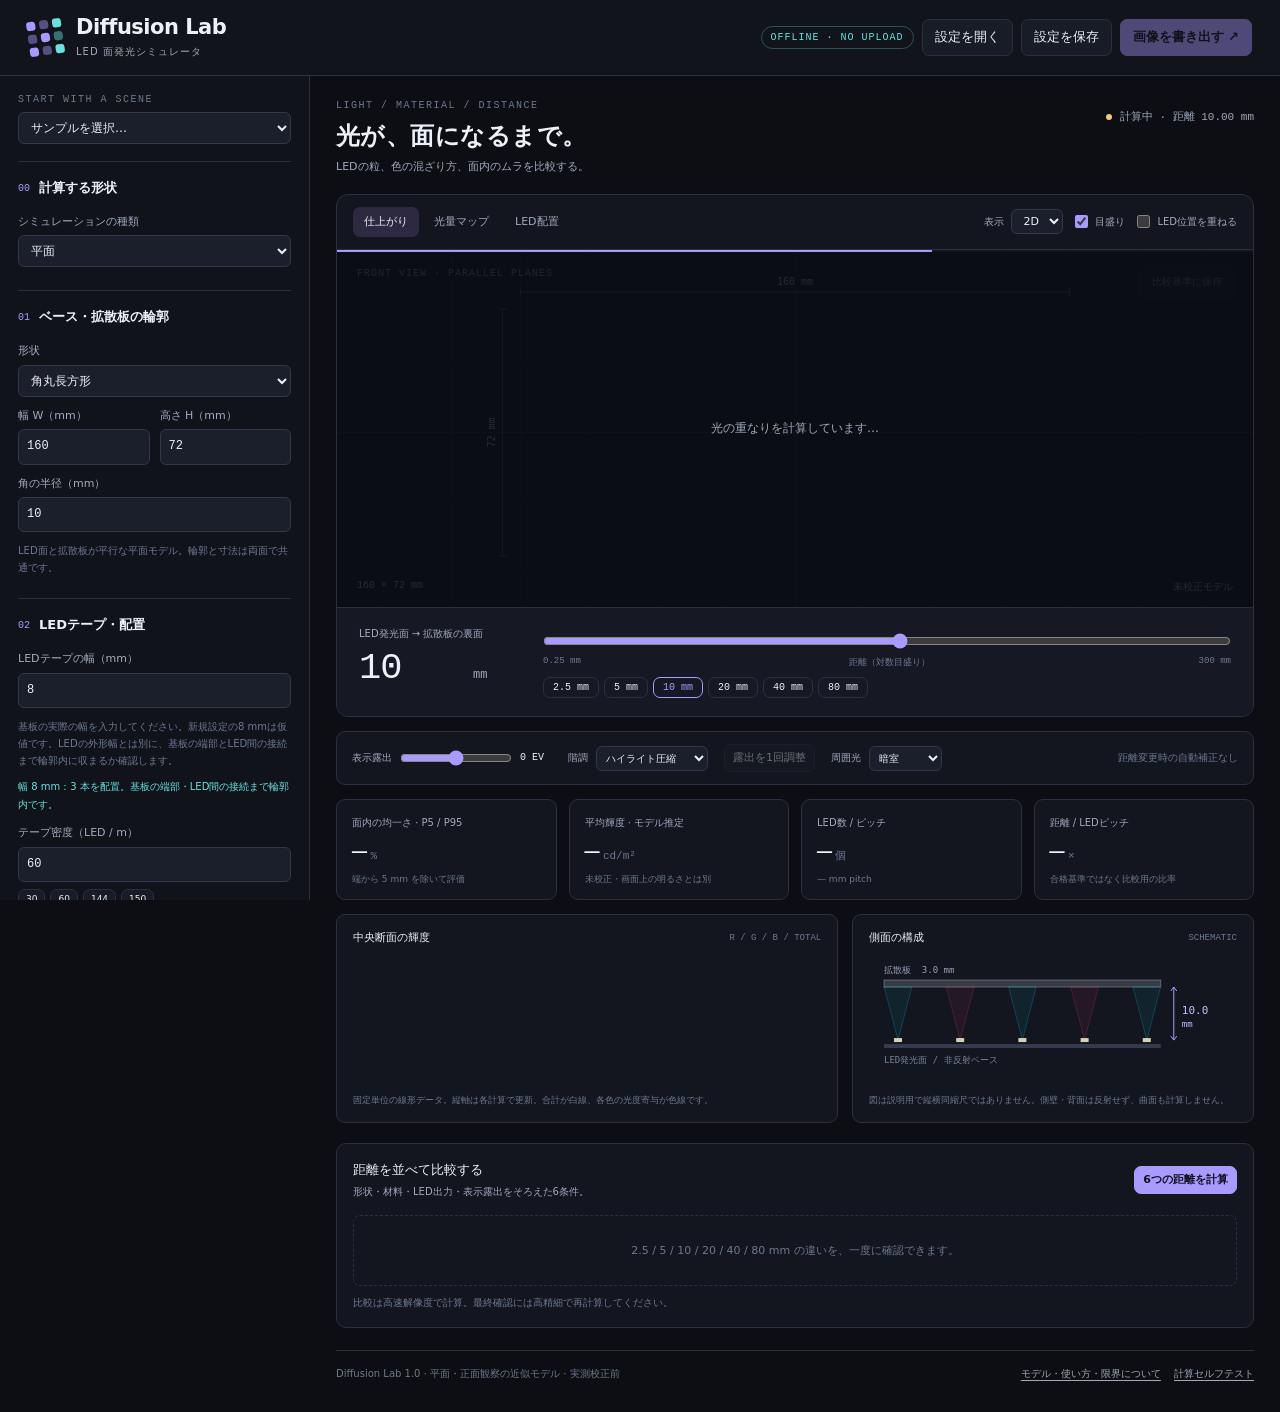
<file: index.html>
<!doctype html>
<html lang="ja"><head><meta charset="utf-8"><meta name="viewport" content="width=device-width,initial-scale=1"><meta name="description" content="LEDテープと拡散板の距離・形状・材質を比較する、オフライン対応の面発光シミュレータ。"><title>Diffusion Lab — LED面発光シミュレータ</title><link rel="icon" type="image/svg+xml" sizes="any" href="data:image/svg+xml,%3Csvg%20xmlns%3D%22http%3A%2F%2Fwww.w3.org%2F2000%2Fsvg%22%20viewBox%3D%220%200%2042%2042%22%3E%3Cg%20transform%3D%22rotate%28-8%2021%2021%29%22%3E%3Crect%20x%3D%223.5%22%20y%3D%223.5%22%20width%3D%229%22%20height%3D%229%22%20rx%3D%223%22%20fill%3D%22%23a99aff%22%2F%3E%3Crect%20x%3D%2216.5%22%20y%3D%223.5%22%20width%3D%229%22%20height%3D%229%22%20rx%3D%223%22%20fill%3D%22%23a99aff%22%20opacity%3D%220.45%22%2F%3E%3Crect%20x%3D%2229.5%22%20y%3D%223.5%22%20width%3D%229%22%20height%3D%229%22%20rx%3D%223%22%20fill%3D%22%2369e1df%22%2F%3E%3Crect%20x%3D%223.5%22%20y%3D%2216.5%22%20width%3D%229%22%20height%3D%229%22%20rx%3D%223%22%20fill%3D%22%23a99aff%22%20opacity%3D%220.45%22%2F%3E%3Crect%20x%3D%2216.5%22%20y%3D%2216.5%22%20width%3D%229%22%20height%3D%229%22%20rx%3D%223%22%20fill%3D%22%23a99aff%22%2F%3E%3Crect%20x%3D%2229.5%22%20y%3D%2216.5%22%20width%3D%229%22%20height%3D%229%22%20rx%3D%223%22%20fill%3D%22%2369e1df%22%20opacity%3D%220.45%22%2F%3E%3Crect%20x%3D%223.5%22%20y%3D%2229.5%22%20width%3D%229%22%20height%3D%229%22%20rx%3D%223%22%20fill%3D%22%23a99aff%22%2F%3E%3Crect%20x%3D%2216.5%22%20y%3D%2229.5%22%20width%3D%229%22%20height%3D%229%22%20rx%3D%223%22%20fill%3D%22%23a99aff%22%20opacity%3D%220.45%22%2F%3E%3Crect%20x%3D%2229.5%22%20y%3D%2229.5%22%20width%3D%229%22%20height%3D%229%22%20rx%3D%223%22%20fill%3D%22%2369e1df%22%2F%3E%3C%2Fg%3E%3C%2Fsvg%3E"><style>:root{color-scheme:dark;--bg:#0c0e13;--panel:#13161e;--panel2:#181c26;--line:#2b3040;--text:#edf0f8;--muted:#a0a9bf;--dim:#6d7893;--accent:#a99aff;--cyan:#69e1df;--warning:#f2c985;--mono:ui-monospace,SFMono-Regular,Consolas,monospace;--sans:Inter,"Noto Sans JP","Yu Gothic UI",Meiryo,system-ui,sans-serif}*{box-sizing:border-box}body{margin:0;background:var(--bg);color:var(--text);font:13px/1.6 var(--sans)}button,input,select,textarea{font:inherit}button{cursor:pointer;color:var(--text);background:var(--panel2);border:1px solid var(--line);border-radius:7px;padding:7px 12px;transition:background .15s,border-color .15s}button:hover{background:#252a38;border-color:#737c99}button:focus-visible,input:focus-visible,select:focus-visible,textarea:focus-visible{outline:2px solid var(--cyan);outline-offset:2px}button:disabled{opacity:.4;cursor:default}button.primary{background:var(--accent);color:#10101b;border-color:var(--accent);font-weight:700}button.small{font-size:11px;padding:4px 8px}.ghost{background:transparent}.header{height:76px;display:flex;align-items:center;justify-content:space-between;gap:20px;padding:0 28px;border-bottom:1px solid var(--line);background:#11141b}.brand{display:flex;align-items:center;gap:13px}.mark{width:35px;height:35px;display:grid;grid-template-columns:repeat(3,1fr);gap:4px;transform:rotate(-8deg)}.mark span{background:#a99aff;border-radius:3px}.mark span:nth-child(3n){background:#69e1df}.mark span:nth-child(2n){opacity:.45}.brand h1{font-size:21px;line-height:1.2;letter-spacing:-.5px;margin:0}.brand .subtitle{font-size:10px;letter-spacing:1px;color:var(--muted);margin-top:4px}.header-actions{display:flex;align-items:center;gap:8px}.badge{font:10px var(--mono);letter-spacing:1px;color:var(--cyan);border:1px solid #31514f;border-radius:99px;padding:5px 9px;white-space:nowrap}.badge.warn{color:var(--warning);border-color:#5d503a}.layout{display:grid;grid-template-columns:310px minmax(0,1fr);min-height:calc(100vh - 76px)}.sidebar{border-right:1px solid var(--line);background:#10131a;padding:18px 18px 30px;max-height:calc(100vh - 76px);overflow:auto;position:sticky;top:0;scrollbar-width:thin}.sidebar .eyebrow{margin:0 0 7px}.eyebrow{font:10px var(--mono);letter-spacing:1.5px;color:var(--dim);text-transform:uppercase}.preset-top{width:100%;margin-bottom:17px}.section{border-top:1px solid var(--line);padding:16px 0 13px}.section h2{font-size:13px;margin:0 0 14px;display:flex;align-items:center;gap:9px}.section h2 span{font:10px var(--mono);color:var(--accent)}label.field{display:block;color:var(--muted);font-size:11px;margin-bottom:10px}.field>span{display:block;margin-bottom:5px}.two{display:grid;grid-template-columns:1fr 1fr;gap:10px}.three{display:grid;grid-template-columns:1fr 1fr 1fr;gap:7px}input[type=number],input[type=text],select,textarea{width:100%;border:1px solid #32384a;background:#1b1f2b;color:var(--text);border-radius:6px;padding:7px 8px;min-width:0;outline-offset:1px}input[type=number]{font-family:var(--mono);font-size:12px}select{font-size:12px}textarea{font:11px/1.6 var(--mono);resize:vertical;min-height:80px}input[type=color]{width:100%;height:34px;padding:3px;border-radius:6px;border:1px solid var(--line);background:var(--panel2);cursor:pointer}input[type=range]{accent-color:var(--accent);width:100%;cursor:pointer;height:18px;margin:3px 0}input[type=checkbox]{accent-color:var(--accent)}.inline-check{display:flex;align-items:center;gap:7px;color:var(--muted);font-size:11px;margin:8px 0}.inline-check input{margin:0}.hint{font-size:10px;line-height:1.7;color:var(--dim);margin:6px 0 9px}.hint strong{color:var(--muted);font-weight:500}.helpdetails>summary{cursor:pointer;color:var(--muted);font-size:11px;padding:6px 0}.range-head{display:flex;justify-content:space-between;gap:10px;color:var(--muted);font-size:11px}.range-head output{font:12px var(--mono);color:var(--text)}.control-line{display:flex;gap:8px;align-items:center}.control-line input[type=range]{flex:1;min-width:0}.control-line input[type=number]{width:68px;text-align:right}.rgb-label{font-size:10px;color:var(--dim);font-family:var(--mono)}.info-box{padding:10px 12px;border:1px solid #4c4436;border-radius:7px;background:#241f18;color:#c9b99e;font-size:10px;line-height:1.8}.workspace{min-width:0;padding:24px 26px 30px;max-width:1650px;width:100%;margin:auto}.title-row{display:flex;align-items:flex-start;justify-content:space-between;gap:14px;margin-bottom:18px}.title-row h2{font-size:24px;font-weight:600;letter-spacing:.02em;margin:0 0 3px}.title-row p{margin:0;color:var(--muted);font-size:11px}.status{display:flex;align-items:center;gap:8px;font:11px var(--mono);color:var(--muted);padding-top:9px;white-space:nowrap}.status .dot{height:6px;width:6px;background:var(--cyan);border-radius:50%}.status.busy .dot{background:var(--warning);animation:pulse 1s infinite}.status.error .dot{background:#ff8484}@keyframes pulse{50%{opacity:.25}}.view-card{border:1px solid var(--line);background:var(--panel);border-radius:12px;overflow:hidden}.view-toolbar{display:flex;align-items:center;justify-content:space-between;gap:10px;padding:12px 16px;border-bottom:1px solid var(--line)}.tabs{display:flex;gap:4px}.tabs button{border:none;color:var(--muted);font-size:11px;padding:6px 11px;background:transparent}.tabs button.active{color:var(--text);background:#2d2940}.view-options{display:flex;gap:12px}.view-options .inline-check{margin:0;font-size:10px}.canvas-wrap{position:relative;height:355px;background:#0b0e14;overflow:hidden}.canvas-wrap canvas{width:100%;height:100%;display:block;touch-action:none}.canvas-label{position:absolute;left:20px;top:16px;color:var(--dim);font:10px var(--mono);letter-spacing:1px;pointer-events:none}.canvas-corner{position:absolute;right:18px;top:14px;display:flex;gap:5px}.canvas-corner button{background:#141922dd;font-size:10px}.canvas-foot{position:absolute;left:20px;bottom:13px;right:20px;display:flex;justify-content:space-between;color:#8992ac;font:10px var(--mono);pointer-events:none}.heat-key{position:absolute;right:22px;top:55px;width:16px;height:110px;background:linear-gradient(to top,#0a0a26,#192475,#00a6ad,#bfde40,#ff541f);border-radius:4px;display:none}.heat-key span{position:absolute;right:23px;font:10px var(--mono);white-space:nowrap;color:var(--muted)}.heat-key span:first-child{top:-3px}.heat-key span:last-child{bottom:-3px}.distance-panel{display:grid;grid-template-columns:160px 1fr;gap:24px;padding:18px 22px;border-top:1px solid var(--line);background:#161923}.distance-label{font-size:10px;color:var(--muted)}.distance-value{font:37px/1.2 var(--mono);letter-spacing:-1.4px;margin-top:4px}.distance-value small{font:12px var(--mono);color:var(--muted);letter-spacing:0;margin-left:5px}.distance-value input{width:109px;padding:0;border:none;background:transparent;font:37px/1.2 var(--mono);letter-spacing:-1px;color:var(--text);appearance:textfield}.distance-value input::-webkit-inner-spin-button{display:none}.distance-controls{padding-top:3px}.distance-ticks{display:flex;justify-content:space-between;color:var(--dim);font:9px var(--mono);margin-top:0}.distance-presets{display:flex;gap:5px;flex-wrap:wrap;margin-top:8px}.distance-presets button{font:10px var(--mono);padding:4px 9px;background:transparent}.distance-presets button.active{border-color:var(--accent);color:var(--accent)}.metric-grid{display:grid;grid-template-columns:repeat(4,1fr);gap:12px;margin-top:14px}.metric{background:var(--panel);border:1px solid var(--line);border-radius:9px;padding:15px 15px 12px;min-width:0}.metric .name{font-size:10px;color:var(--muted)}.metric .value{font:25px/1.5 var(--mono);letter-spacing:-.6px;margin:3px 0 1px;white-space:nowrap}.metric .value small{font:11px var(--mono);letter-spacing:0;color:var(--dim);margin-left:4px}.metric .desc{font-size:9px;color:var(--dim)}.value .accent{color:var(--cyan)}.lower-grid{display:grid;grid-template-columns:1.25fr 1fr;gap:14px;margin:14px 0}.small-card{border:1px solid var(--line);border-radius:9px;background:var(--panel);padding:14px 16px;min-width:0}.card-heading{display:flex;justify-content:space-between;align-items:center;gap:8px;margin-bottom:4px}.card-heading h3{font-size:11px;margin:0;font-weight:500}.card-heading span{font:9px var(--mono);color:var(--dim)}#profileCanvas,#sectionCanvas{display:block;width:100%;height:140px}.card-note{color:var(--dim);font-size:9px;line-height:1.5;margin-top:4px}.display-controls{display:flex;align-items:center;flex-wrap:wrap;gap:16px;padding:12px 15px;background:var(--panel);border:1px solid var(--line);border-radius:9px;margin-top:14px}.display-controls label{font-size:10px;color:var(--muted);display:flex;align-items:center;gap:8px}.display-controls input[type=range]{width:112px}.display-controls output{min-width:32px;color:var(--text);font-family:var(--mono)}.display-controls select{font-size:10px;width:auto;padding:5px}.display-controls .auto{margin-left:auto;font-size:10px}.warning-list{margin-top:10px;color:#d8be8e;font-size:10px;line-height:1.8;min-height:0}.warning-list:empty{display:none}.compare-card{margin-top:20px;border:1px solid var(--line);background:var(--panel);border-radius:10px;padding:16px}.compare-title{display:flex;align-items:center;justify-content:space-between;gap:10px}.compare-title h3{font-size:13px;font-weight:500;margin:0}.compare-title p{font-size:10px;color:var(--muted);margin:3px 0 0}.compare-title .actions{display:flex;gap:7px}.comparison-tiles{display:grid;grid-template-columns:repeat(6,minmax(0,1fr));gap:9px;margin-top:15px}.tile{border:1px solid var(--line);background:#0c0f15;border-radius:7px;padding:8px;cursor:pointer;text-align:left;min-width:0}.tile:hover{border-color:var(--accent)}.tile canvas{display:block;width:100%;height:83px}.tile .gap{font:12px var(--mono);color:var(--text);display:flex;justify-content:space-between}.tile .tile-sub{font:9px/1.8 var(--mono);color:var(--muted)}.tile.pass{border-color:#376761}.empty-comparison{grid-column:1/-1;text-align:center;color:var(--dim);padding:26px 10px;font-size:11px;border:1px dashed #2b3040;border-radius:7px}.sweep-bottom{display:grid;grid-template-columns:1.2fr 1fr;gap:15px;margin-top:16px}#sweepCanvas{display:block;width:100%;height:130px}.sweep-explain{font-size:10px;line-height:1.9;color:var(--muted);padding:8px 4px}.target-control{display:flex;align-items:center;gap:6px;font-size:10px;margin-bottom:7px}.target-control input{width:61px;padding:4px 6px}.compare-status{font-size:10px;color:var(--dim);margin-top:9px}.baseline-area{display:grid;grid-template-columns:1fr 1fr;gap:12px;margin-top:12px}.baseline-pane{min-width:0;border:1px solid var(--line);border-radius:6px;padding:10px}.baseline-pane h4{font-size:10px;font-weight:400;color:var(--muted);margin:0 0 7px}.baseline-pane canvas{display:block;width:100%;height:170px}.baseline-pane p{font-size:10px;color:var(--dim);margin:5px 0 0}.footer{font-size:10px;color:var(--dim);display:flex;justify-content:space-between;gap:15px;margin-top:22px;border-top:1px solid var(--line);padding-top:15px}.footer button{color:var(--muted);padding:0;border:0;border-radius:0;background:none;text-decoration:underline;text-underline-offset:3px;font-size:10px}.toast{position:fixed;left:50%;bottom:28px;transform:translateX(-50%);background:#2d3445;border:1px solid #616e8f;box-shadow:0 5px 30px #0008;color:var(--text);padding:11px 18px;border-radius:8px;z-index:100;max-width:90vw;font-size:12px}.modal-backdrop{position:fixed;inset:0;background:#000a;display:flex;align-items:center;justify-content:center;padding:30px;z-index:90}.modal{max-width:800px;width:100%;max-height:90vh;overflow:auto;background:#161b25;border:1px solid #424b63;border-radius:13px;padding:28px 32px;line-height:1.9}.modal h2{font-size:21px;margin:0 0 14px}.modal h3{font-size:14px;color:var(--cyan);margin-top:22px}.modal p,.modal li{font-size:12px;color:#bcc5d8}.modal code{font-size:11px;color:#e5defc;background:#252636;padding:1px 4px;border-radius:3px}.modal a{color:var(--accent)}.modal-close{float:right}.modal .equation{padding:14px;background:#10141e;border-radius:7px;font:12px/2 var(--mono);overflow:auto}.hidden,[hidden]{display:none!important}.loading-overlay{position:absolute;inset:0;display:flex;align-items:center;justify-content:center;color:var(--muted);background:#0b0e14cc;pointer-events:none;font-size:12px}.error-banner{color:#ffc0bb;background:#352021;border:1px solid #80433e;border-radius:8px;margin-bottom:14px;padding:12px 14px;font-size:12px}.icon-btn{padding:4px 8px!important}.material-color-row{display:grid;grid-template-columns:1fr 43px;gap:8px}.material-color-row input[type=text]{font:12px var(--mono);letter-spacing:1px}.material-color-row input[type=color]{height:33px}.manual-tools{display:flex;gap:5px;flex-wrap:wrap;margin:7px 0}.interaction-hint{color:var(--cyan);font-size:10px;line-height:1.8;margin-top:5px}.preset-inline{display:flex;gap:5px;flex-wrap:wrap;margin-top:-3px;margin-bottom:11px}.preset-inline button{font-size:9px;padding:2px 7px}.progress-line{height:2px;background:transparent}.progress-line i{display:block;background:var(--accent);height:100%;width:0;transition:width .2s}.show-mobile{display:none}@media(min-width:1700px){.canvas-wrap{height:450px}.sidebar{padding:24px}.layout{grid-template-columns:335px 1fr}.workspace{padding:28px 38px}}@media(max-width:1150px){.workspace{padding:20px 18px}.layout{grid-template-columns:280px 1fr}.sidebar{padding:16px 14px}.metric-grid{gap:8px}.metric{padding:12px 10px}.metric .value{font-size:21px}.view-toolbar{padding:10px}.view-options{gap:6px}.view-options .inline-check{font-size:9px}.header{padding:0 18px}.header .badge{display:none}.lower-grid{grid-template-columns:1fr 1fr}.comparison-tiles{grid-template-columns:repeat(3,1fr)}}@media(max-width:820px){.header{height:auto;min-height:76px;padding:16px;align-items:flex-start;flex-wrap:wrap;gap:12px}.header-actions{flex-wrap:wrap}.header-actions button{font-size:11px;padding:5px 9px}.brand h1{font-size:19px}.layout{display:flex;flex-direction:column}.sidebar{position:static;max-height:none;display:none;border-right:none;border-bottom:1px solid var(--line);padding:18px}.sidebar.open{display:block}.workspace{padding:18px 14px}.show-mobile{display:block}.title-row h2{font-size:21px}.status{font-size:9px}.canvas-wrap{height:280px}.view-toolbar{flex-wrap:wrap}.distance-panel{grid-template-columns:115px 1fr;gap:12px;padding:14px}.distance-value,.distance-value input{font-size:29px}.distance-value input{width:80px}.distance-presets button{font-size:9px;padding:3px 6px}.metric-grid{grid-template-columns:1fr 1fr}.lower-grid{grid-template-columns:1fr}.sweep-bottom{grid-template-columns:1fr}.compare-title{align-items:flex-start;flex-direction:column}.display-controls{gap:10px}.display-controls .auto{margin-left:0}.modal-backdrop{padding:12px}.modal{padding:22px 18px}.footer{flex-direction:column;gap:8px}.baseline-area{grid-template-columns:1fr}.comparison-tiles{gap:7px}}
.led-value-summary{color:var(--warning)}.led-photometry-summary{color:var(--cyan)}.led-spec-details p{margin:6px 0}.led-spec-details a{color:var(--cyan)}input[readonly]{color:var(--muted);background:var(--panel)}

.tape-editor{border:1px solid #375951;border-radius:7px;padding:10px;margin:12px 0}.tape-editor .field{min-width:0}.tape-editor .invalid{color:#ffc0bb}.tape-editor input[aria-invalid="true"]{border-color:#ce766c}

.svg-editor{border:1px solid #4b4268;border-radius:7px;padding:10px;margin:12px 0}.svg-editor textarea{font-family:var(--mono);font-size:10px;min-height:90px}.svg-editor .invalid{color:#ffc0bb}

/* テープ編集・演出・立体表示 */
.count-apply{align-self:center;margin-top:12px}.align-tools{display:grid;grid-template-columns:repeat(3,minmax(0,1fr));gap:5px;margin:8px 0}.align-tools button{font-size:11px;padding:8px 3px}.gaming-controls{padding:10px;border:1px solid #394259;border-radius:9px;margin:10px 0;background:#151b28}.camera-controls{padding:10px 16px;display:flex;flex-wrap:wrap;align-items:center;gap:10px;border-top:1px solid #30384b}.camera-controls[hidden]{display:none}.camera-controls label{display:flex;align-items:center;gap:5px;font-size:11px;color:#a0abc0}.camera-controls input{width:95px}.camera-controls p{flex-basis:100%;margin:0;font-size:10px;color:#8590a8}.view-options select{padding:4px 7px;font-size:11px;width:auto}.view-toolbar{flex-wrap:wrap;gap:9px}.view-options{flex-wrap:wrap}.gaming-controls output{color:#71e5cf}.interaction-hint{overflow-wrap:anywhere}

/* テープのキーボード移動・回転ハンドル */
#mainCanvas:focus-visible{outline:2px solid #71e5cf;outline-offset:-3px}.tape-rotation-mode{position:absolute;left:14px;top:42px;max-width:calc(100% - 28px);padding:7px 10px;border:1px solid #a99aff88;border-radius:7px;background:#171624ed;display:flex;align-items:center;gap:9px;flex-wrap:wrap;font-size:10px;color:#d7ccff}.tape-rotation-mode strong{font-weight:500}.tape-rotation-mode span{font-size:9px;color:#b7b0cb}.tape-rotation-mode output{font-family:var(--mono);margin-left:6px}.rotation-active{border:1px solid #a99aff88;border-radius:7px;padding:7px;margin-top:9px}.tape-rotation-mode[hidden]{display:none}

.cylinder-radius{padding:14px 20px;margin:0;border-top:1px solid #30364a;color:var(--muted);}
</style></head><body>
<header class="header"><div class="brand"><div class="mark" aria-hidden="true"><span></span><span></span><span></span><span></span><span></span><span></span><span></span><span></span><span></span></div><div><h1>Diffusion Lab</h1><div class="subtitle">LED 面発光シミュレータ</div></div></div><div class="header-actions"><span class="badge">OFFLINE · NO UPLOAD</span><button id="mobileToggle" class="show-mobile">条件を表示</button><button id="loadBtn">設定を開く</button><button id="saveBtn">設定を保存</button><button id="pngBtn" class="primary">画像を書き出す ↗</button></div></header>
<main class="layout">
<aside class="sidebar" id="sidebar" aria-label="シミュレーション設定">
<div class="eyebrow">START WITH A SCENE</div><select id="scenePreset" class="preset-top" aria-label="サンプルシーン"><option value="">サンプルを選択…</option><option value="color">混色を見る · 2色グラデーション</option><option value="strip">LEDの粒を見る · 細い直線</option><option value="panel">面の均一さを見る · 白色パネル</option><option value="ring">リング型 · WS2812C-2020 / 150 LED/m</option><option value="cylinder">円筒 · 1本を折り返して両面発光</option><option value="foam">3 mm 白色フォーム風</option><option value="rgb">近距離のRGB分離を見る</option><option value="reset">初期状態に戻す</option></select>
<section class="section"><h2><span>00</span> 計算する形状</h2><label class="field"><span>シミュレーションの種類</span><select data-key="geometryMode"><option value="plane">平面</option><option value="cylinder">円筒（中心で1本を折り返す）</option></select></label><div id="cylinderSettings" data-show="geometryMode:cylinder"><div class="two"><label class="field"><span>円筒の内径（mm）</span><input data-key="cylinderDiameter" type="number" min="10" max="2000" step="1"></label><label class="field"><span>円筒の長さ（mm）</span><input data-key="cylinderLength" type="number" min="10" max="2000" step="1"></label></div><label class="field"><span>折り返し後の片側の長さ（mm）</span><input data-key="cylinderTapeLength" type="number" min="1" max="2000" step="1" aria-describedby="cylinderHint cylinderStatus"></label><label class="field"><span>両面発光の方向（°）</span><input data-key="cylinderAngle" type="number" min="-180" max="180" step="1"></label><p id="cylinderHint" class="hint">1本を中央で折り返して背中合わせに置く構成です。配線順は片側を進み、折り返して反対側を戻ります。0°は0°・180°方向へ発光。初期寸法は例なので実物に合わせて入力してください。</p><p class="hint">乳白色などの強拡散材（拡散成分比100%）を、軸上の点光源で近似します。円周の拡散は0°と360°で連続します。内面反射、支柱の影、折り曲げ部分の半径、両面の発光面間隔は計算に含みません。</p><p id="cylinderStatus" class="interaction-hint" role="status" aria-live="polite"></p></div></section>
<section class="section" data-show="geometryMode:plane"><h2><span>01</span> ベース・拡散板の輪郭</h2><label class="field"><span>形状</span><select data-key="shape"><option value="rect">長方形</option><option value="rounded">角丸長方形</option><option value="ellipse">円・楕円</option><option value="ring">円環・楕円環</option><option value="polygon">自由な多角形</option><option value="svg">SVGパスの輪郭</option></select></label><div class="two"><label class="field"><span>幅 W（mm）</span><input data-key="width" type="number" min="10" max="2000" step="1"></label><label class="field"><span>高さ H（mm）</span><input data-key="height" type="number" min="10" max="2000" step="1"></label></div><label class="field" data-show="shape:rounded"><span>角の半径（mm）</span><input data-key="radius" type="number" min="0" max="1000" step="1"></label><label class="field" data-show="shape:ring"><span>内径 / 外径（比率）</span><input data-key="hole" type="number" min="0.05" max="0.95" step="0.01"></label><div data-show="shape:polygon"><label class="field"><span>輪郭の頂点（左上 0,0 ／右下 100,100）</span><textarea data-key="polygon" spellcheck="false"></textarea></label><p class="hint">外周に沿った順番で x,y を入力。自己交差・穴付き多角形には非対応です。</p></div><div id="svgEditor" data-show="shape:svg" class="svg-editor"><div class="manual-tools"><button id="svgFileBtn" class="small">SVGファイルを開く</button></div><input id="svgFileInput" type="file" accept=".svg,image/svg+xml" hidden><label class="field"><span>SVG全文 または pathのd属性</span><textarea id="svgSource" spellcheck="false" maxlength="2097152" placeholder="M0 0 H100 V60 H0 Z" aria-describedby="svgHint svgImportStatus"></textarea></label><label class="field"><span>塗り規則</span><select id="svgFillRule"><option value="auto">SVGの指定を使う</option><option value="nonzero">nonzero</option><option value="evenodd">evenodd（入れ子を穴にする）</option></select></label><label class="inline-check"><input id="svgKeepAspect" type="checkbox" checked>取り込み時に縦横比を保つ</label><div class="manual-tools"><button id="svgApplyBtn" class="small">全パスを輪郭に適用</button></div><p id="svgImportStatus" class="interaction-hint" role="status" aria-live="polite"></p><p id="svgShapeSummary" class="hint"></p><p id="svgHint" class="hint">全path要素の塗り領域をまとめて取り込みます。重なり・離れた輪郭・穴に対応。曲線は線分で近似します。実寸は幅・高さ（mm）で指定してください。</p><p class="hint">SVGの余白・線幅・装飾は輪郭に含みません。図形・文字はSVG編集ソフトでパスへ変換してください。defs内のパス・use・CSS変換には未対応です。</p></div><p class="hint">LED面と拡散板が平行な平面モデル。輪郭と寸法は両面で共通です。</p></section>
<section class="section"><h2><span>02</span> LEDテープ・配置</h2><label class="field"><span>LEDテープの幅（mm）</span><input data-key="tapeWidth" type="number" min="0.1" max="100" step="0.1" aria-describedby="tapeWidthHint tapeOutlineStatus"></label><p id="tapeWidthHint" class="hint">基板の実際の幅を入力してください。新規設定の8 mmは仮値です。LEDの外形幅とは別に、基板の端部とLED間の接続まで輪郭内に収まるか確認します。</p><p id="tapeOutlineStatus" class="interaction-hint" role="status" aria-live="polite"></p><div id="densityControls"><label class="field"><span>テープ密度（LED / m）</span><input data-key="density" type="number" min="1" max="1000" step="1"></label><div class="preset-inline"><button data-density="30">30</button><button data-density="60">60</button><button data-density="144">144</button><button data-density="150">150</button></div></div><div id="planeTapeSettings" data-show="geometryMode:plane"><label class="field"><span>配置方法</span><select data-key="layout"><option value="rows">横向きテープを並列配置</option><option value="grid">正方格子のパネル</option><option value="perimeter">輪郭に沿って配置</option><option value="ring">円・楕円に沿って配置</option><option value="path">自由なテープ経路</option><option value="manual">テープ位置を個別に調整</option></select></label><div class="two"><label class="field"><span>LEDテープの本数</span><input id="tapeCount" type="number" min="1" max="100" step="1" aria-describedby="tapeCountStatus"></label><button id="applyTapeCount" class="small count-apply">本数を適用</button></div><p id="tapeCountStatus" class="interaction-hint" role="status" aria-live="polite"></p><button id="autoTapeCount" class="small" data-show="layout:rows">本数を自動に戻す</button><div class="two"><label class="field" data-show="layout:rows"><span>列の間隔（mm）</span><input data-key="rowSpacing" type="number" min="1" max="1000" step="1"></label><label class="field" data-hide="layout:manual,path"><span>端からの余白（mm）</span><input data-key="inset" type="number" min="0" max="1000" step="1"></label></div><label class="field" data-show="layout:rows,grid"><span>配置の回転（°）</span><input data-key="rotation" type="number" min="-180" max="180" step="1"></label><div data-show="layout:path"><label class="field"><span>経路の点（mm、中心が 0,0）</span><textarea data-key="path" spellcheck="false"></textarea></label><div class="manual-tools"><button id="pathDrawBtn" class="small">画面で経路を描く</button><button id="pathFinishBtn" class="small">確定</button></div><p class="hint">x は右方向、y は下方向。各点を直線でつなぎ、指定ピッチで配置します。</p></div><div id="tapeEditor" data-show="view:layout" class="tape-editor"><label class="field"><span>編集するLEDテープ</span><select id="tapeSelect" aria-describedby="tapeHint"><option value="-1">テープを選択</option></select></label><div class="two"><label class="field"><span>先頭LEDのX（mm）</span><input id="tapeX" type="number" step="0.1" disabled aria-describedby="tapeHint tapePositionStatus"></label><label class="field"><span>先頭LEDのY（mm）</span><input id="tapeY" type="number" step="0.1" disabled aria-describedby="tapeHint tapePositionStatus"></label></div><button id="applyTapePosition" class="small" disabled>X・Yの位置を適用</button><div class="two"><label class="field"><span>テープの角度（°）</span><input id="tapeAngle" type="number" min="-180" max="180" step="1" disabled></label><button id="applyTapeAngle" class="small count-apply" disabled>角度を適用</button></div><button id="tapeRotateModeBtn" class="small" disabled aria-pressed="false">画面で回転する</button><p class="hint">テープをダブルクリックしても回転モードに切り替わります。テープの中心を軸に回転します。角度は先頭LEDの向き、0°は右向きです。</p><label class="field"><span>整列する範囲</span><select id="alignScope"><option value="selected">選択したテープ</option><option value="all">配置全体（間隔を保持）</option></select></label><div class="align-tools" aria-label="テープの整列"><button data-align="left">左揃え</button><button data-align="centerX">左右中央</button><button data-align="right">右揃え</button><button data-align="top">上揃え</button><button data-align="centerY">上下中央</button><button data-align="bottom">下揃え</button></div><p class="hint">板の外形に対して揃えます。端揃えでは設定した余白を使います。輪郭内に収まらない操作は反映しません。</p><p id="tapePositionStatus" class="interaction-hint" role="status" aria-live="polite"></p><p id="tapeHint" class="hint">原点は板の中心。Xは右、Yは下が正。テープまたはLEDを選んでドラッグすると、接続したテープ全体が移動します。間隔・並び・向きは保持します。画面を選択して矢印キーで1 mmずつ移動（Shiftで10 mm、Ctrlで0.1 mm）。ダブルクリックで回転モードに切り替わります。</p><p class="hint">並列配置は各行、外周は境界ごとが基本です。自動配置は、切り欠き・穴・テープ幅により安全に接続できない箇所で別のテープに分かれます。各本の間を基板でつなぎません。自由な経路は勝手に切断せず、不適合な経路を拒否します。初めて動かすと位置調整モードに切り替わります。</p></div><div data-show="layout:manual"><div class="manual-tools"><button id="convertManual" class="small">直前の自動配置をコピー</button><button id="clearManual" class="small">全テープを削除</button></div><p class="hint">配置の密度・経路を作り直す場合は、自動配置に切り替えてください。</p></div></div><div data-show="geometryMode:cylinder"><p class="hint">折り返し前も接続した1本として点灯順を計算します。片側と反対側は同じ位置にある別のLEDです。全周へ均等に発光する光源ではありません。</p></div><label class="field"><span>フルカラーLEDの種類</span><select data-key="ledModel"><option value="WS2812B">WS2812B · 5050系</option><option value="WS2812B-MINI">WS2812B-MINI · 3535系</option><option value="WS2812C-2020">WS2812C-2020 · 2020系</option><option value="SK6812">SK6812（RGB） · 5050系</option><option value="SK6812-MINI">SK6812-MINI · 3535系</option><option value="custom">カスタム・旧設定</option></select></label><div class="two"><label class="field"><span>外形の代表幅（mm）</span><input data-key="packageSize" type="number" min="0.5" max="20" step="0.01"></label><label class="field"><span>有効発光幅（mm）</span><input data-key="aperture" type="number" min="0.05" max="20" step="0.001" aria-describedby="ledValueSummary"></label></div><p class="hint" data-show="geometryMode:cylinder">円筒はLEDを軸上の点光源として近似するため、有効発光幅とRGBダイ分離は光学計算に使いません。LED外形・テープ幅は断面内に収まるか検証します。</p><p class="hint led-value-summary" id="ledValueSummary" aria-live="polite"></p><p class="hint led-photometry-summary" id="ledPhotometrySummary" aria-live="polite"></p><button id="ledPresetBtn" class="small">型番の初期値に戻す</button><details class="helpdetails"><summary>選択LEDの資料・近似について</summary><div class="hint led-spec-details" id="ledSpecDetails"></div></details><details class="helpdetails"><summary>光学特性・RGBダイの設定</summary><label class="field"><span>配光の半値角・全幅（°）</span><input data-key="angle" type="number" min="10" max="175" step="1"></label><div class="three"><label class="field"><span>R 光度 mcd</span><input data-key="mcdR" type="number" min="0" max="200000" step="0.1" aria-describedby="ledPhotometrySummary"></label><label class="field"><span>G 光度 mcd</span><input data-key="mcdG" type="number" min="0" max="200000" step="0.1" aria-describedby="ledPhotometrySummary"></label><label class="field"><span>B 光度 mcd</span><input data-key="mcdB" type="number" min="0" max="200000" step="0.1" aria-describedby="ledPhotometrySummary"></label></div><label class="inline-check"><input data-key="splitRGB" type="checkbox">RGBダイを分離する（配置は仮定）</label><label class="field"><span>LED入力値の解釈</span><select data-key="pwmMode"><option value="raw">PWM値：0〜255に比例</option><option value="srgb">sRGBを線形化して入力</option></select></label><p class="hint">型番を選ぶとRGB各色の資料Typ値、未記載の場合は記載範囲の中点を設定します。mcdは正面光度で、ルーメンとは異なります。実測値で上書きできます。LED出力は別のPWM係数として掛けるため、光度入力を出力%で減らす必要はありません。</p></details><label class="field"><span>点灯パターン（配線順に適用）</span><select data-key="pattern"><option value="solid">全LEDを同じ色にする</option><option value="gradient">2色グラデーション</option><option value="alternating">2色を交互に点灯</option><option value="rainbow">虹色グラデーション</option><option value="rgb">R → G → B を繰り返す</option><option value="gaming">ゲーミング（動くRGB演出）</option></select></label><div id="gamingControls" data-show="pattern:gaming" class="gaming-controls"><label class="field"><span>RGB演出</span><select data-key="gamingScene"><option value="rainbowWave">レインボーウェーブ</option><option value="chase">RGBチェイス</option><option value="breathe">虹色ブリージング</option><option value="cyberPulse">シアン・マゼンタパルス</option></select></label><div class="two"><button id="gamingPlayBtn" class="small">再生</button><label class="field"><span>再生速度（倍）</span><input data-key="gamingSpeed" type="number" min="0.1" max="3" step="0.1"></label></div><label class="field"><span>演出の位置 <output id="gamingPhaseLabel">0%</output></span><input id="gamingPhase" type="range" min="0" max="100" step="0.1"></label><p id="gamingStatus" class="interaction-hint" role="status" aria-live="polite"></p><p class="hint">配線順に点灯が動きます。再生中は高速解像度の光学計算を時間補間。停止すると指定精度で計算し、PNG・CSVを保存できます。</p></div><div class="two"><label class="field"><span>カラー 1</span><input data-key="color1" type="color"></label><label class="field" data-show="pattern:gradient,alternating"><span>カラー 2</span><input data-key="color2" type="color"></label></div><div class="range-head"><span>LEDの出力</span><output data-out="brightness" data-suffix=" %"></output></div><div class="control-line"><input data-key="brightness" type="range" min="0" max="100" step="1" aria-label="LEDの出力"><input data-key="brightness" type="number" min="0" max="100" step="1" aria-label="LEDの出力 数値"></div><p class="hint" id="ledFluxSummary" aria-live="polite"></p></section>
<section class="section"><h2><span>03</span> 拡散材料</h2><label class="field"><span>材料プリセット（すべて仮定値）</span><select data-key="material"><option value="opal">乳白アクリル風</option><option value="strong">強拡散の白色板風</option><option value="frost">すりガラス風・弱拡散</option><option value="clear">透明板風</option><option value="foam">白色フォーム / コスプレボード風</option><option value="custom">カスタム・実測値入力</option></select></label><label class="field"><span>材料色 ARGB（#AARRGGBB）</span><div class="material-color-row"><input data-key="argb" type="text" maxlength="9" pattern="#[0-9A-Fa-f]{8}" spellcheck="false" aria-label="材料色 ARGB"><input id="materialPicker" type="color" aria-label="材料のRGB色"></div></label><p class="hint">A は<strong>着色の強さ</strong>。00＝無着色、FF＝RGBを完全適用。透過率・拡散率とは別のパラメータです。</p><div class="two"><label class="field"><span>厚さ（mm）</span><input data-key="thickness" type="number" min="0.1" max="30" step="0.1"></label><label class="field"><span>透過率（%）</span><input data-key="transmission" type="number" min="0" max="100" step="1"></label></div><label class="field"><span>拡散成分比（%・独自モデル）</span><input data-key="diffuse" type="number" min="0" max="100" step="0.1"></label><label class="field"><span>内部にじみ σ / 厚さ</span><input data-key="spread" type="number" min="0" max="5" step="0.05"></label><p class="hint">にじみの標準偏差 σ＝厚さ×係数。透過率は入力厚さでの値として扱い、厚さ変更による吸収の増減は自動推定しません。拡散成分比は ASTM ヘイズ値ではありません。</p></section>
<section class="section"><h2><span>04</span> 計算・評価</h2><label class="field"><span>計算解像度（長辺）</span><select data-key="quality"><option value="160">高速 · 160 点</option><option value="288">標準 · 288 点</option><option value="448">高精細 · 448 点</option></select></label><label class="field"><span>評価から端を除く幅（mm）</span><input data-key="roi" type="number" min="0" max="500" step="0.5"></label><label class="field"><span>校正・材料のメモ</span><input data-key="customLabel" type="text" maxlength="200"></label><button id="csvBtn" style="width:100%;font-size:11px">光量データ CSV を保存</button><p class="hint">数値は線形の発光成分のみ。露出、画面の色変換、周囲光は評価指標に含めません。</p><div class="info-box">実測校正前の設計比較モデルです。反射壁・レンズ・屈折・曲面・分光透過は計算していません。</div></section>
</aside>
<div class="workspace"><div class="title-row"><div><div class="eyebrow" style="margin-bottom:6px">LIGHT / MATERIAL / DISTANCE</div><h2>光が、面になるまで。</h2><p>LEDの粒、色の混ざり方、面内のムラを比較する。</p></div><div class="status busy" id="status" role="status" aria-live="polite"><span class="dot"></span><span id="statusText">INITIALIZING</span></div></div><div id="errorBanner" class="error-banner" hidden></div>
<section class="view-card" aria-label="シミュレーション結果"><div class="view-toolbar"><div class="tabs" role="tablist" aria-label="表示方法"><button role="tab" data-view="appearance" class="active">仕上がり</button><button role="tab" data-view="heat">光量マップ</button><button role="tab" data-view="layout">LED配置</button></div><div class="view-options"><label class="inline-check" data-show="view:appearance">表示 <select data-key="renderMode" aria-label="仕上がりの2D・3D表示"><option value="2d">2D</option><option value="3d">3D</option></select></label><label class="inline-check"><input data-key="showGrid" type="checkbox">目盛り</label><label class="inline-check"><input data-key="showLED" type="checkbox">LED位置を重ねる</label></div></div><div id="cameraControls" class="camera-controls" hidden><label>向き <input data-key="cameraYaw" type="range" min="-180" max="180" step="1" aria-label="3Dの向き"></label><label>傾き <input data-key="cameraPitch" type="range" min="8" max="82" step="1" aria-label="3Dの傾き"></label><label>倍率 <input data-key="cameraZoom" type="range" min="0.5" max="2.5" step="0.05" aria-label="3Dの倍率"></label><button id="resetCamera" class="small">視点をリセット</button><p>ドラッグで視点回転・ホイールで拡大。計算した表面の発光を立体に貼り付けた表示です。</p></div><div class="progress-line"><i id="progress"></i></div><div class="canvas-wrap" id="canvasWrap"><canvas id="mainCanvas" tabindex="0" aria-describedby="tapeHint" data-tape-mode="move" aria-label="拡散板の正面シミュレーション"></canvas><div class="canvas-label" id="canvasLabel">FRONT VIEW · PARALLEL PLANES</div><div class="canvas-corner"><button id="pinBtn">比較基準に保存</button></div><div id="tapeRotationMode" class="tape-rotation-mode" hidden><strong>テープを回転 <output id="tapeRotationAngle"></output></strong><span>ドラッグで回転 · Shiftで15°刻み</span><button id="tapeMoveModeBtn" class="small">移動モードに戻る</button></div><div class="heat-key" id="heatKey"><span id="heatUpper">P95</span><span>0</span></div><div class="canvas-foot"><span id="dimensionLabel">160 × 72 mm</span><span id="gridLabel">未校正モデル</span></div><div class="loading-overlay" id="initialLoading">光の重なりを計算しています…</div></div><div class="distance-panel" data-show="geometryMode:plane"><div><div class="distance-label">LED発光面 → 拡散板の裏面</div><div class="distance-value"><input id="gapNumber" data-key="gap" type="number" min="0.25" max="300" step="0.25" aria-label="LEDから拡散板までの距離"><small>mm</small></div></div><div class="distance-controls"><input id="gapSlider" type="range" min="0" max="1000" step="1" aria-label="拡散板までの距離 対数スライダー"><div class="distance-ticks"><span>0.25 mm</span><span>距離（対数目盛り）</span><span>300 mm</span></div><div class="distance-presets"><button data-gap="2.5">2.5 mm</button><button data-gap="5">5 mm</button><button data-gap="10">10 mm</button><button data-gap="20">20 mm</button><button data-gap="40">40 mm</button><button data-gap="80">80 mm</button></div></div></div></section>
<div id="cylinderRadius" class="hint cylinder-radius" data-show="geometryMode:cylinder"></div><div class="display-controls"><label>表示露出<input data-key="exposure" type="range" min="-6" max="6" step="0.1"><output data-out="exposure" data-suffix=" EV"></output></label><label>階調<select data-key="tone"><option value="compress">ハイライト圧縮</option><option value="linear">線形・白飛びあり</option></select></label><button id="autoExposure" class="small">露出を1回調整</button><label>周囲光<select data-key="ambient"><option value="0">暗室</option><option value="50">50 lx</option><option value="300">300 lx</option><option value="1000">1,000 lx</option></select></label><span class="auto" style="color:var(--dim)">距離変更時の自動補正なし</span></div>
<div class="metric-grid"><div class="metric"><div class="name">面内の均一さ · P5 / P95</div><div class="value" id="metricUniform">—<small>%</small></div><div class="desc" id="roiLabel">端から 5 mm を除いて評価</div></div><div class="metric"><div class="name">平均輝度 · モデル推定</div><div class="value" id="metricMean">—<small>cd/m²</small></div><div class="desc">未校正・画面上の明るさとは別</div></div><div class="metric"><div class="name">LED数 / ピッチ</div><div class="value" id="metricLED">—<small>個</small></div><div class="desc" id="pitchLabel">— mm pitch</div></div><div class="metric"><div class="name">距離 / LEDピッチ</div><div class="value" id="metricRatio">—<small>×</small></div><div class="desc">合格基準ではなく比較用の比率</div></div></div>
<div id="warnings" class="warning-list"></div>
<div class="lower-grid"><section class="small-card"><div class="card-heading"><h3 id="profileTitle">中央断面の輝度</h3><span>R / G / B / TOTAL</span></div><canvas id="profileCanvas" aria-label="水平中央断面の輝度グラフ"></canvas><div class="card-note">固定単位の線形データ。縦軸は各計算で更新。合計が白線、各色の光度寄与が色線です。</div></section><section class="small-card"><div class="card-heading"><h3 id="sectionTitle">側面の構成</h3><span>SCHEMATIC</span></div><canvas id="sectionCanvas" aria-label="LEDと拡散材の距離を示す側面図"></canvas><div class="card-note">図は説明用で縦横同縮尺ではありません。側壁・背面は反射せず、曲面も計算しません。</div></section></div>
<section class="compare-card" data-show="geometryMode:plane"><div class="compare-title"><div><h3>距離を並べて比較する</h3><p>形状・材料・LED出力・表示露出をそろえた6条件。</p></div><div class="actions"><button id="cancelSweep" class="small" hidden>中止</button><button id="sweepBtn" class="small primary">6つの距離を計算</button></div></div><div class="comparison-tiles" id="comparisonTiles"><div class="empty-comparison">2.5 / 5 / 10 / 20 / 40 / 80 mm の違いを、一度に確認できます。</div></div><div class="sweep-bottom" id="sweepBottom" hidden><canvas id="sweepCanvas" aria-label="距離ごとの均一度と平均輝度"></canvas><div class="sweep-explain"><div class="target-control">均一さの比較目標<input data-key="target" type="number" min="0" max="100" step="1" aria-label="均一さの比較目標">%</div><div id="sweepFinding"></div><div style="color:var(--dim);margin-top:6px">目標は任意の設計値で、規格・保証値ではありません。暗くても均一度だけ高くなることがあります。</div></div></div><div id="sweepStatus" class="compare-status">比較は高速解像度で計算。最終確認には高精細で再計算してください。</div></section>
<section class="compare-card" id="baselineCard" hidden><div class="compare-title"><div><h3>保存した基準との比較</h3><p>両方に現在の露出を適用。画像ごとの自動明るさ補正はしません。</p></div><button id="clearBaseline" class="small">基準を削除</button></div><div class="baseline-area"><div class="baseline-pane"><h4>保存した基準 A</h4><canvas id="baselineCanvas"></canvas><p id="baselineLabel"></p></div><div class="baseline-pane"><h4>現在の条件 B</h4><canvas id="currentSmallCanvas"></canvas><p id="currentSmallLabel"></p></div></div></section>
<footer class="footer"><span id="footerModel">Diffusion Lab 1.0 · 平面・正面観察の近似モデル · 実測校正前</span><span><button id="modelBtn">モデル・使い方・限界について</button>　 <button id="selfTestBtn">計算セルフテスト</button></span></footer></div></main>
<input type="file" id="fileInput" accept=".json,application/json" hidden><div id="toast" class="toast" role="status" hidden></div>
<div id="modelModal" class="modal-backdrop" hidden><article class="modal" role="dialog" aria-modal="true" aria-labelledby="modelTitle"><button class="modal-close" id="closeModal">閉じる ✕</button><h2 id="modelTitle">モデルと使い方</h2><p>LEDの光が距離とともに重なり、拡散板の面内に分布する様子を比較します。これは製品の測光データから構築した検証済みデジタルツインではなく、<strong>物理式を使った調整可能な設計比較モデル</strong>です。</p><h3>まず試す</h3><p>サンプルを選ぶ → LED密度・形状・材料を設定 → 距離を変更 →「6つの距離を計算」。白一色の均一度と、色を交互にしたときの混色は別々に確認すると判断しやすくなります。</p><p>形状「SVGパスの輪郭」では、SVGファイルまたはd属性を読み込み、全パスの塗り領域をまとめて板の輪郭にできます。曲線は線分で近似します。実寸は幅・高さ（mm）で指定してください。
「LEDテープの幅（mm）」には実物の基板幅を入力してください。新規設定の8 mmは仮値です。基板の端部、LED外形、LED間の幅のある接続まで輪郭内に収まるか確認します。自動配置は切り欠きや穴を跨ぐ部分で別のテープに分け、手動移動・回転・整列と自由な経路は収まらない操作を拒否します。各本の間の電線接続、実物の切断単位・曲げ半径は計算に含みません。</p><p>「LED配置」で実装位置を確認できます。テープやLEDを選ぶと、接続したテープ全体をドラッグ移動できます。左のX・Yは配線順で先頭のLEDの座標です。入力後「X・Yの位置を適用」またはEnterで移動します。LED間隔・並び・向きは保持され、Escapeでドラッグを取り消します。「自由なテープ経路」ではボタンで描画を開始し、クリックで点を追加して Enter または「確定」で終了します。Escapeで描画を取り消します。</p><h3>円筒モード</h3><p>中心軸で1本のテープを折り返し、両面を向けた構成を計算できます。内径・長さ・折り返し後の片側長さ・発光方向を設定します。LEDごとの正面光度と配光、円筒内壁への入射角を用いて直接照度を求め、円周方向に連続した拡散を適用します。2Dは0〜360°の展開図、3Dは開いた円筒です。点光源・拡散成分比100%の近似で、内面反射や透明材の透過像、支柱や折り返し形状は再現しません。全LED数には両側を含み、配線順のRGB演出も折り返します。平面の設定は保存して切り替えられます。円筒の比較は内径などを変更し、比較基準Aで確認します。</p><h3>光の計算</h3><div class="equation">I(θ) = I₀ cosᵐ(θ)<br>m = −ln(2) / ln(cos(全幅半値角 / 2))<br>E = Σ I₀ cosᵐ(θ) cos(θ) / r²<br>L = T × tint × [H × Gaussian(E) / π + (1 − H) × Ldirect]</div><p>距離は計算内部で単位換算し、RGB各色の正面光度を用いて照度 E を求めます。有効発光面を小さな面要素に分割し、格子上に配置してゼロ詰めFFTで畳み込みます。H は独自の拡散成分比で、散乱光を Lambertian、非散乱光を正面から見える発光面として近似します。H は測定規格のヘイズ値ではありません。Gaussian の幅 σ は厚さ×内部にじみ係数です。</p><p>LEDの種類は参照したデータシートの版に対応します。WS2812BとWS2812B-MINIは機械図の開口を円形とみなし、面積が等しい正方形の光源幅へ近似します。これは光学的な有効発光面の規格値ではありません。ほかの3種類の幅は資料未記載のため比較用の仮定です。SK6812とSK6812-MINIの半値角全幅120°は資料値、Worldsemiの3種類の120°は資料未記載のため仮定です。各値の根拠と資料は設定欄で確認できます。型番を選ぶとRGB正面光度も資料のTyp値または記載範囲の中点に切り替えます。光学表の電流条件と採用値の根拠は設定欄に表示します。資料に絶対光束lmの記載はないため、光源1個のRGB白の光束は現在の配光から Φ = 2π × I₀[cd] / (m+1) を色別に積分した推定値です。拡散板後の光束や現在の点灯色の合計ではありません。実測値の入力と保存済み光度は保持します。</p><h3>ARGB の意味</h3><p><code>#AARRGGBB</code> を使います。RGB は sRGB として線形化した後、簡易な透過色フィルタとして適用します。A は無着色と指定色の間の補間係数で、<code>tint = (1−A) + A×linearRGB</code>。A=00 は無着色、A=FF は指定色を完全に適用します。A を光学的な不透明度や透過率とはみなしません。</p><p>透過率 T と拡散成分比 H は独立入力です。例えば白色 <code>#FFFFFFFF</code> でも T を0にすれば発光は出ません。厚さ変更はにじみに反映しますが、吸収の変化は自動推定しません。材料を変更したら、その厚さでの透過率も設定してください。</p><h3>結果の読み方</h3><p>均一さは評価領域の暗い側5パーセンタイルと明るい側95パーセンタイルの比です。100%に近いほど均一ですが、色の均一性や最低限必要な明るさを保証しません。RGBで異なる色を点灯した場合、その光度差も指標に含まれます。光量マップの上限はその画像の P95 で、異なる条件の絶対輝度比較には平均輝度の数値を使ってください。</p><p>表示は理想的な sRGB 原色を用いた近似です。RGB光度の各値を sRGB の Y 係数で除して表示チャンネルに変換し、露出・階調処理を適用します。PWMモードでは色の入力値は明るさに比例します。画面と実LEDのスペクトル・輝度範囲は一致しません。</p><p>距離で露出を自動変更しません。「露出を1回調整」はその時点の明るさに合わせるだけです。露出や周囲光は指標の計算に含めません。周囲光の表示は、材料色を使った独立の外観近似で、材料の反射率を実測したものではありません。</p><h3>再現しないもの</h3><p>任意の曲面・傾斜・STL/STEP形状、側壁や背面の反射、導光板、遮蔽物、LED封止レンズ、屈折・フレネル反射、角度依存透過、厳密な多重散乱、波長ごとの透過、カメラのレンズ・人の順応は未実装です。低拡散材の直視像、非常に近い距離、格子より小さい発光面は特に誤差が増えます。内部にじみが大きい複雑な輪郭では、ガウス近似が切り欠きをまたいで光を広げる場合があります。</p><p>透過率・にじみの材料プリセットと未記載の光源寸法・角度は説明用の仮定値です。光度は参照した版・電流条件の資料値または範囲の中点を使います。実物の材質名が似ていても一致するとは限りません。寸法設計を決定する前に実機で確認してください。</p><h3>保存・公開</h3><p>すべてブラウザ内で計算し、入力は外部に送信しません。設定の自動保存は同じブラウザの localStorage を利用し、使えない場合も動作します。設定JSON、PNG、格子CSVを書き出せます。このHTMLだけでオフライン動作し、同じファイルを index.html として静的ホスティングにも置けます。</p><h3>根拠となる公開資料</h3><p><a href="https://www.pbr-book.org/4ed/Light_Sources/Point_Lights" target="_blank" rel="noopener noreferrer">PBRT 4e — Point Lights</a>：逆二乗則と点光源。<br><a href="https://www.pbr-book.org/4ed/Reflection_Models/Diffuse_Reflection" target="_blank" rel="noopener noreferrer">PBRT 4e — Diffuse Reflection</a>：Lambertianモデルと π による正規化。<br><a href="https://www.pbr-book.org/4ed/Volume_Scattering/Phase_Functions" target="_blank" rel="noopener noreferrer">PBRT 4e — Phase Functions</a>：散乱の角度分布が材料で異なること。<br><a href="https://www.plexiglas.de/en/service/product-info/light-transmission" target="_blank" rel="noopener noreferrer">PLEXIGLAS — Light transmission</a>：材料種・板厚と透過率の関係。<br><a href="https://www.plexiglas.de/en/products/plexiglas/plexiglas-led" target="_blank" rel="noopener noreferrer">PLEXIGLAS LED</a>：拡散用途・製品ごとの違い。</p><p>資料は基礎モデルの参考です。掲載メーカーがこのアプリやプリセットを検証・承認したことを意味しません。</p></article></div>
<script id="gaming-core">/* 周期演出のPWMと、線形な光学計算結果の時間補間。 */
(function(root){
'use strict';
const scenes={rainbowWave:{label:'レインボーウェーブ',period:6},chase:{label:'RGBチェイス',period:5},breathe:{label:'虹色ブリージング',period:8},cyberPulse:{label:'シアン・マゼンタパルス',period:4}};
const wrap=v=>((v%1)+1)%1;
function hsv(h){h=wrap(h);const i=Math.floor(h*6),f=h*6-i;return [[1,f,0],[1-f,1,0],[0,1,f],[0,1-f,1],[f,0,1],[1,0,1-f]][i%6];}
const linear=v=>v<=.04045?v/12.92:((v+.055)/1.055)**2.4;
function colors(s,n){const phase=wrap(s.gamingPhase||0),out=[];for(let i=0;i<n;i++){const x=i/Math.max(n,1);let c;
 if(s.gamingScene==='chase'){const d=wrap(x-phase),v=.03+.97*Math.exp(-(Math.min(d,1-d)**2)/.012);c=hsv(phase+x).map(vv=>vv*v);}
 else if(s.gamingScene==='breathe'){const v=.08+.92*(1-Math.cos(phase*2*Math.PI))/2;c=hsv(phase+x*.35).map(vv=>vv*v);}
 else if(s.gamingScene==='cyberPulse'){const t=(1+Math.sin(2*Math.PI*(x*2-phase)))/2;c=[t,.9*(1-t),1];}
 else c=hsv(x-phase);
 out.push(c.map(v=>(s.pwmMode==='srgb'?linear(v):v)*s.brightness/100));}return out;}
function interpolate(frames,phase,out=null){const p=wrap(phase)*frames.length,i=Math.floor(p),t=p-i,a=frames[i],b=frames[(i+1)%frames.length];if(!a||!b)throw Error('演出の計算フレームが不足しています。');
 if(!out||out.nx!==a.nx||out.ny!==a.ny)out={...a,state:{...a.state},fields:a.fields.map(f=>new Float32Array(f.length)),irradiance:a.irradiance.map(f=>new Float32Array(f.length)),leds:a.leds.map(led=>({...led,rgb:led.rgb.slice()}))};
 for(const key of ['fields','irradiance'])for(let c=0;c<3;c++){const dst=out[key][c],aa=a[key][c],bb=b[key][c];for(let k=0;k<dst.length;k++)dst[k]=aa[k]*(1-t)+bb[k]*t;}
 out.leds.forEach((led,k)=>{for(let c=0;c<3;c++)led.rgb[c]=a.leds[k].rgb[c]*(1-t)+b.leds[k].rgb[c]*t;});out.state.gamingPhase=wrap(phase);return out;
}
const api={scenes,colors,interpolate,wrap};root.Gaming=api;if(typeof module!=='undefined'&&module.exports)module.exports=api;
})(typeof self!=='undefined'?self:globalThis);
</script><script id="tape-geometry-core">/* Diffusion Lab — connected tape footprints and continuous containment.
 * 基板の端部・LEDの回転した角・接続区間を、幅のある面として判定する。 */
(function(root){
'use strict';
const EPS=1e-7,cache=new WeakMap();
const cross=(a,b)=>a[0]*b[1]-a[1]*b[0];
const box=p=>({minX:Math.min(...p.map(q=>q[0])),maxX:Math.max(...p.map(q=>q[0])),minY:Math.min(...p.map(q=>q[1])),maxY:Math.max(...p.map(q=>q[1]))});
const overlaps=(a,b)=>a.minX<=b.maxX&&a.maxX>=b.minX&&a.minY<=b.maxY&&a.maxY>=b.minY;
function square(x,y,size,angle){const c=Math.cos(angle),s=Math.sin(angle);return [[-1,-1],[1,-1],[1,1],[-1,1]].map(([a,b])=>[x+(a*c-b*s)*size/2,y+(a*s+b*c)*size/2]);}
function footprints(s,points){
 const packageSize=Number(s.packageSize),tapeWidth=s.tapeWidth===undefined?packageSize+2:Number(s.tapeWidth);
 if(!Number.isFinite(packageSize)||packageSize<=0||!Number.isFinite(tapeWidth)||tapeWidth<=0||!Array.isArray(points))throw Error('LEDテープの幅または座標が不正です。');
 const tapes=[],packages=[];
 for(let i=0;i<points.length;i++){
  const p=points[i];if(!Array.isArray(p)||p.length<2||!Number.isFinite(p[0])||!Number.isFinite(p[1])||(p[2]!==undefined&&!Number.isFinite(p[2])))throw Error('LEDテープの座標が不正です。');
  const [x,y]=p,angle=p[2]||0;tapes.push(square(x,y,tapeWidth,angle));packages.push(square(x,y,packageSize,angle));
  if(i){const q=points[i-1],dx=x-q[0],dy=y-q[1],length=Math.hypot(dx,dy);
   if(length>EPS){const ox=-dy/length*tapeWidth/2,oy=dx/length*tapeWidth/2;tapes.push([[q[0]+ox,q[1]+oy],[q[0]-ox,q[1]-oy],[x-ox,y-oy],[x+ox,y+oy]]);}
  }
 }
 return {tapes,packages};
}
function tree(edges){
 if(!edges.length)return null;const bounds={minX:Infinity,maxX:-Infinity,minY:Infinity,maxY:-Infinity};
 for(const e of edges){bounds.minX=Math.min(bounds.minX,e.bounds.minX);bounds.maxX=Math.max(bounds.maxX,e.bounds.maxX);bounds.minY=Math.min(bounds.minY,e.bounds.minY);bounds.maxY=Math.max(bounds.maxY,e.bounds.maxY);}
 if(edges.length<=8)return {bounds,edges};
 const axis=bounds.maxX-bounds.minX>=bounds.maxY-bounds.minY?'X':'Y',sorted=edges.slice().sort((a,b)=>a.bounds['min'+axis]+a.bounds['max'+axis]-b.bounds['min'+axis]-b.bounds['max'+axis]),mid=sorted.length>>1;
 return {bounds,left:tree(sorted.slice(0,mid)),right:tree(sorted.slice(mid))};
}
function query(node,bounds,out=[]){if(!node||!overlaps(node.bounds,bounds))return out;if(node.edges){for(const e of node.edges)if(overlaps(e.bounds,bounds))out.push(e);}else{query(node.left,bounds,out);query(node.right,bounds,out);}return out;}
function geometry(O,s){
 if(!O||typeof O.shapeInfo!=='function')throw Error('輪郭の計算モジュールが必要です。');
 const key=JSON.stringify([s.shape,s.width,s.height,s.radius,s.hole,s.polygon,s.svgShapes]),stored=cache.get(O);
 if(stored&&stored.key===key)return stored.value;
 const value={kind:s.shape,a:s.width/2,b:s.height/2,radius:s.radius||0,hole:s.hole||0,boundary:[]};
 if(s.shape==='svg')value.boundary=O.svgGeometry(s).boundary;
 else if(s.shape==='polygon'){const p=O.shapeInfo(s).poly;value.boundary=p.map((a,i)=>[a,p[(i+1)%p.length]]);}
 else if(!['rect','rounded','ellipse','ring'].includes(s.shape))throw Error('対応していない輪郭です。');
 if(value.boundary.length){
  value.edges=value.boundary.map(([a,b])=>({a,b,bounds:box([a,b])}));value.tree=tree(value.edges);
  value.minY=value.tree.bounds.minY;value.maxY=value.tree.bounds.maxY;value.buckets=Array.from({length:Math.min(64,Math.max(8,Math.ceil(Math.sqrt(value.edges.length))))},()=>[]);
  value.row=y=>Math.max(0,Math.min(value.buckets.length-1,Math.floor((y-value.minY)/(value.maxY-value.minY||1)*value.buckets.length)));
  for(const e of value.edges)for(let i=value.row(e.bounds.minY);i<=value.row(e.bounds.maxY);i++)value.buckets[i].push(e);
 }
 cache.set(O,{key,value});return value;
}
function pointSegmentDistance(p,a,b){const dx=b[0]-a[0],dy=b[1]-a[1],length=dx*dx+dy*dy,t=Math.max(0,Math.min(1,((p[0]-a[0])*dx+(p[1]-a[1])*dy)/(length||1)));return Math.hypot(p[0]-a[0]-t*dx,p[1]-a[1]-t*dy);}
function pointInside(p,g){
 const x=p[0],y=p[1],bounds=g.tree.bounds;if(x<bounds.minX-EPS||x>bounds.maxX+EPS||y<bounds.minY-EPS||y>bounds.maxY+EPS)return false;
 let inside=false;const candidates=g.buckets[g.row(y)];
 for(const {a,b,bounds} of candidates){
  if(x>=bounds.minX-EPS&&x<=bounds.maxX+EPS&&y>=bounds.minY-EPS&&y<=bounds.maxY+EPS&&pointSegmentDistance(p,a,b)<=EPS)return true;
  if((a[1]>y)!==(b[1]>y)&&x<(b[0]-a[0])*(y-a[1])/(b[1]-a[1])+a[0])inside=!inside;
 }
 return inside;
}
// 境界線分を凸矩形の厳密な内部へクリップする。辺・角への接触だけは許す。
// 穴の全体を覆った場合も、その境界が矩形内部にあるので検出できる。
function boundaryEnters(polygon,a,b){
 let low=0,high=1;const delta=[b[0]-a[0],b[1]-a[1]],length=Math.hypot(...delta);if(length<=EPS)return false;
 for(let i=0;i<polygon.length;i++){
  const p=polygon[i],q=polygon[(i+1)%polygon.length],edge=[q[0]-p[0],q[1]-p[1]],n=Math.hypot(...edge);if(n<=EPS)continue;
  const start=cross(edge,[a[0]-p[0],a[1]-p[1]])/n,slope=cross(edge,delta)/n;
  if(Math.abs(slope)<1e-14){if(start<=EPS)return false;continue;}
  const t=(EPS-start)/slope;if(slope>0)low=Math.max(low,t);else high=Math.min(high,t);if(high<=low)return false;
 }
 return (high-low)*length>EPS;
}
function segmentsIntersect(a,b,c,d){
 const r=[b[0]-a[0],b[1]-a[1]],s=[d[0]-c[0],d[1]-c[1]],den=cross(r,s),q=[c[0]-a[0],c[1]-a[1]];
 if(Math.abs(den)>1e-14){const t=cross(q,s)/den,u=cross(q,r)/den;return t>=0&&t<=1&&u>=0&&u<=1;}
 return Math.min(pointSegmentDistance(a,c,d),pointSegmentDistance(b,c,d),pointSegmentDistance(c,a,b),pointSegmentDistance(d,a,b))<=EPS;
}
function segmentDistance(a,b,c,d){return segmentsIntersect(a,b,c,d)?0:Math.min(pointSegmentDistance(a,c,d),pointSegmentDistance(b,c,d),pointSegmentDistance(c,a,b),pointSegmentDistance(d,a,b));}
function polygonContained(p,g,clearance){
 const center=p.reduce((n,q)=>[n[0]+q[0]/p.length,n[1]+q[1]/p.length],[0,0]);
 if(!p.every(q=>pointInside(q,g))||!pointInside(center,g))return false;
 const bounds=box(p),expanded={minX:bounds.minX-clearance-EPS,maxX:bounds.maxX+clearance+EPS,minY:bounds.minY-clearance-EPS,maxY:bounds.maxY+clearance+EPS};
 for(const {a,b} of query(g.tree,expanded)){
  if(boundaryEnters(p,a,b))return false;
  if(clearance>EPS)for(let i=0;i<p.length;i++)if(segmentDistance(p[i],p[(i+1)%p.length],a,b)<clearance-EPS)return false;
 }
 return true;
}
function minimumRadius(p,a,b){
 const q=p.map(v=>[v[0]/a,v[1]/b]);let originInside=true,min=Infinity;
 for(let i=0;i<q.length;i++){
  const u=q[i],v=q[(i+1)%q.length];if(cross([v[0]-u[0],v[1]-u[1]],[-u[0],-u[1]])<0)originInside=false;
  min=Math.min(min,pointSegmentDistance([0,0],u,v));
 }
 return originInside?0:min;
}
function standardContained(p,g,clearance){
 if(g.kind==='rect')return p.every(([x,y])=>Math.abs(x)<=g.a-clearance+EPS&&Math.abs(y)<=g.b-clearance+EPS);
 if(g.kind==='rounded')return p.every(([x,y])=>{const qx=Math.abs(x)-(g.a-g.radius),qy=Math.abs(y)-(g.b-g.radius);return Math.hypot(Math.max(qx,0),Math.max(qy,0))+Math.min(Math.max(qx,qy),0)-g.radius<=-clearance+EPS;});
 // 楕円のclearanceは最短半径で一様に縮小する安全側の判定。
 // 穴は同じ方法で拡大する。細長い楕円では実際の等距離オフセットより保守的。
 const scale=1-clearance/Math.min(g.a,g.b);if(scale<=0)return false;
 const outerA=g.a*scale,outerB=g.b*scale,tolerance=EPS/Math.max(outerA,outerB);
 if(!p.every(([x,y])=>Math.hypot(x/outerA,y/outerB)<=1+tolerance))return false;
 if(g.kind==='ring'){
  const innerA=g.a*g.hole,innerB=g.b*g.hole,enlarge=1+clearance/Math.min(innerA,innerB),a=innerA*enlarge,b=innerB*enlarge;
  if(minimumRadius(p,a,b)<1-EPS/Math.max(a,b))return false;
 }
 return true;
}
function contains(O,s,points,clearance=0){
 if(!Number.isFinite(clearance)||clearance<0)return false;
 try{const polygons=footprints(s,points),g=geometry(O,s);return [...polygons.tapes,...polygons.packages].every(p=>g.boundary.length?polygonContained(p,g,clearance):standardContained(p,g,clearance));}catch{return false;}
}
const api={footprints,contains,geometry,EPS};root.TapeGeometry=api;if(typeof module!=='undefined'&&module.exports)module.exports=api;
})(typeof self!=='undefined'?self:globalThis);
</script><script id="tape-placement-core">/* LEDテープの自動配置。輪郭からはみ出す接続を別テープへ分割する。 */
(function(root){
'use strict';
const PI=Math.PI,MAX_LEDS=5000,MAX_CANDIDATES=15000;
function width(s){return Number.isFinite(s.tapeWidth)?s.tapeWidth:s.packageSize+2;}
function fit(O,s,points){
 if(typeof O.tapeFits!=='function')throw Error('LEDテープの連続輪郭判定が利用できません。');
 return O.tapeFits(s,points,0);
}
function ensureLimit(n){if(n>MAX_CANDIDATES)throw Error('LED数が多すぎます。密度または列間隔を調整してください。');}
function copy(p){return [p[0],p[1],p[2]||0];}
function signedArea(points){let area=0;for(let i=0;i<points.length;i++){const a=points[i],b=points[(i+1)%points.length];area+=a[0]*b[1]-a[1]*b[0];}return area/2;}
// SVG境界は塗り領域が左側。穴の時計回り境界も同じ向きへオフセットする。
// 凹部ごとにオフセットするため、全体の幅・高さの縮小で細い腕を失わない。
function insetLoop(points,distance,filledLeft=false){
 if(points.length<3)return [];
 const direction=filledLeft||signedArea(points)>=0?1:-1,out=[];
 for(let i=0;i<points.length;i++){
  const a=points[(i+points.length-1)%points.length],p=points[i],b=points[(i+1)%points.length],l0=Math.hypot(p[0]-a[0],p[1]-a[1]),l1=Math.hypot(b[0]-p[0],b[1]-p[1]);
  if(l0<1e-9||l1<1e-9)continue;
  const n0=[-(p[1]-a[1])/l0*direction,(p[0]-a[0])/l0*direction],n1=[-(b[1]-p[1])/l1*direction,(b[0]-p[0])/l1*direction],den=1+n0[0]*n1[0]+n0[1]*n1[1];
  if(den>1e-6){const dx=distance*(n0[0]+n1[0])/den,dy=distance*(n0[1]+n1[1])/den;
   if(Math.hypot(dx,dy)<=Math.max(distance*12,1)){out.push([p[0]+dx,p[1]+dy]);continue;}
  }
  // 鋭い折り返しは無制限のミターではなく両側の点を使い、後で幅を判定する。
  out.push([p[0]+n0[0]*distance,p[1]+n0[1]*distance],[p[0]+n1[0]*distance,p[1]+n1[1]*distance]);
 }
 return out;
}
function perimeterGroups(O,s,margin,pitch){
 if(s.shape==='ellipse'||s.shape==='ring'||s.shape==='rounded')margin=Math.max(margin,width(s)/Math.SQRT2,s.packageSize/Math.SQRT2);
 if(s.width<=2*margin||s.height<=2*margin)return [];
 if(s.shape==='svg')return O.svgGeometry(s).loops.map(loop=>({points:O.samplePath(insetLoop(loop,margin,true),pitch,true),closed:true}));
 if(s.shape==='polygon')return [{points:O.samplePath(insetLoop(O.outline(s),margin),pitch,true),closed:true}];
 // 円・角丸は既存の寸法/半径オフセットを保ち、曲線の局所ミター誤差を避ける。
 const smaller={...s,width:s.width-2*margin,height:s.height-2*margin,radius:Math.max(0,s.radius-margin)};
 return [{points:O.samplePath(O.outline(smaller),pitch,true),closed:true}];
}
function candidateGroups(O,s,pitch,margin){
 const rot=s.rotation*PI/180,ca=Math.cos(rot),sa=Math.sin(rot);
 if(s.layout==='ring'){
  // 曲線では端部正方形の角も外周内に残るよう、半対角長を最低余白にする。
  margin=Math.max(margin,width(s)/Math.SQRT2,s.packageSize/Math.SQRT2);
  const a=s.width/2-margin,b=s.height/2-margin;if(a<=0||b<=0)return [];
  const points=Array.from({length:720},(_,i)=>{const t=2*PI*i/720;return [a*Math.cos(t),b*Math.sin(t)];});
  return [{points:O.samplePath(points,pitch,true),closed:true}];
 }
 if(s.layout==='perimeter')return perimeterGroups(O,s,margin,pitch);
 if(s.layout!=='rows'&&s.layout!=='grid')throw Error('自動配置の種類を選択してください。');
 const spacing=s.layout==='grid'?pitch:s.rowSpacing,extent=Math.hypot(s.width,s.height)/2;
 if(Math.ceil(2*extent/pitch)*Math.ceil(2*extent/spacing)>90000)throw Error('配置候補が多すぎます。LED密度を下げてください。');
 const ny=s.layout==='rows'&&s.tapeCount?s.tapeCount:Math.max(1,Math.floor((s.height-2*margin)/spacing)+1),nx=Math.max(1,Math.floor((s.width-2*margin)/pitch)+1);
 ensureLimit(nx*ny);const rows=[];
 for(let j=0;j<ny;j++){
  const points=[];for(let i=0;i<nx;i++){const x=(i-(nx-1)/2)*pitch,y=(j-(ny-1)/2)*spacing;points.push([x*ca-y*sa,x*sa+y*ca,rot]);}
  if(j%2)points.reverse();rows.push({points,closed:false});
 }
 return s.layout==='rows'?rows:[{points:rows.flatMap(row=>row.points),closed:false}];
}
// 元の接続順を歩き、無効LEDと輪郭を跨ぐブリッジで切る。削除後の再接続はしない。
function splitGroup(O,s,source){
 const groups=[];let current=[],discarded=0,broken=false;
 for(const point of source.points){
  if(!fit(O,s,[point])){if(current.length){groups.push(current);current=[];}discarded++;broken=true;continue;}
  if(current.length&&!fit(O,s,[current[current.length-1],point])){groups.push(current);current=[];broken=true;}
  current.push(copy(point));
 }
 if(current.length)groups.push(current);
 if(source.closed&&source.points.length){
  const first=source.points[0],last=source.points[source.points.length-1];
  if(!fit(O,s,[last,first]))broken=true;
  // 有効な閉路の継ぎ目で分かれた先頭・末尾を再び一つの連続列にする。
  // 無効部分を飛ばす接続とは異なり、ここは元の隣接関係そのもの。
  if(groups.length>1&&fit(O,s,[first])&&fit(O,s,[last])&&fit(O,s,[last,first])){
   groups[0]=groups.pop().concat(groups[0]);
  }
 }
 const splitCount=source.closed?(broken?groups.length:0):Math.max(0,groups.length-1);
 return {groups,discarded,splitCount};
}
function generate(O,s){
 const pitch=1000/s.density,margin=Math.max(s.inset,s.packageSize/2,width(s)/2);
 if(!Number.isFinite(pitch)||pitch<=0)throw Error('LED密度には正の数値を指定してください。');
 if(s.layout==='path'){
  const path=O.parsePoints(s.path),points=O.samplePath(path,pitch);
  if(path.length<2)throw Error('テープ経路には2点以上の座標が必要です。');
  // 元の折線の角に加え、LED間の直線接続も判定する。危険な経路を自動切断しない。
  if(!fit(O,s,path)||!fit(O,s,points))throw Error('テープ経路全体とテープ幅が輪郭内に収まるように経路を調整してください。切り欠き・穴を跨ぐ経路は配置できません。');
  return {manual:points.map(copy),tapeLengths:points.length?[points.length]:[],discarded:0,pitch,splitCount:0};
 }
 const sources=candidateGroups(O,s,pitch,margin);ensureLimit(sources.reduce((n,g)=>n+g.points.length,0));
 const groups=[];let discarded=0,splitCount=0;
 for(const source of sources){const part=splitGroup(O,s,source);groups.push(...part.groups);discarded+=part.discarded;splitCount+=part.splitCount;}
 const manual=groups.flat();if(manual.length>MAX_LEDS)throw Error('LED数が5,000個を超えます。密度を下げてください。');
 if(s.layout==='rows'&&s.tapeCount&&groups.length!==s.tapeCount)throw Error('指定本数の連続したテープが輪郭内に収まりません。切り欠き・穴による分割が必要な場合は本数を自動に戻し、手動配置へコピーして調整してください。');
 return {manual,tapeLengths:groups.map(g=>g.length),discarded,pitch,splitCount};
}
const api={generate};if(typeof module==='object'&&module.exports)module.exports=api;else root.TapePlacement=api;
})(typeof globalThis!=='undefined'?globalThis:this);
</script><script id="cylinder-optics-core">/* Diffusion Lab — axial, folded LED tape inside a diffusing cylinder.
 * 同じ軸上の点光源を逆向きの2面へ並べる比較モデル。反射・遮蔽は計算しない。 */
(function(root){
'use strict';
const PI=Math.PI,MAX_LEDS=5000,MAX_RESOLUTION=448;
let axialCache=null;
const blurCache=new Map();
function positive(s,key,label){const v=Number(s[key]);if(!Number.isFinite(v)||v<=0)throw Error(label+'には正の数値を指定してください。');return v;}
function dimensions(s){
 const diameter=positive(s,'cylinderDiameter','円筒の内径'),length=positive(s,'cylinderLength','円筒の長さ'),tapeLength=positive(s,'cylinderTapeLength','折返し後の片側テープ長'),tapeWidth=positive(s,'tapeWidth','LEDテープの幅'),packageSize=positive(s,'packageSize','LED外形の代表幅'),density=positive(s,'density','LED密度');
 const footprint=Math.max(tapeWidth,packageSize),pitch=1000/density;
 if(diameter<10||diameter>2000||length<10||length>2000||tapeLength<1||tapeLength>2000)throw Error('円筒の内径・長さは10〜2,000 mm、片側テープ長は1〜2,000 mmで指定してください。');
 if(tapeWidth<.1||tapeWidth>100||packageSize<.5||packageSize>20||!Number.isFinite(pitch))throw Error('テープ幅・LED外形幅・密度が計算範囲外です。');
 if(tapeLength>length+1e-9)throw Error('折返し後の片側テープ長は円筒の長さ以下にしてください。');
 if(footprint>=diameter)throw Error('テープ幅とLED外形幅は円筒の内径より小さくしてください。');
 if(tapeLength<footprint)throw Error('片側テープ長が基板の端部・LED外形より短いため配置できません。');
 const perSideLEDs=Math.floor((tapeLength-footprint)/pitch+1e-10)+1;
 if(perSideLEDs*2>MAX_LEDS)throw Error('両面合計のLED数が5,000個を超えます。密度または片側テープ長を減らしてください。');
 const angle=Number(s.cylinderAngle);if(!Number.isFinite(angle))throw Error('円筒内のLED発光方向には数値を指定してください。');
 return {diameter,length,tapeLength,tapeWidth,packageSize,pitch,perSideLEDs,angle,innerRadius:diameter/2};
}
function layout(O,s){
 const d=dimensions(s),total=d.perSideLEDs*2,colors=O.ledColors(s,total),a=d.angle*PI/180,normal=[Math.cos(a),0,Math.sin(a)],leds=[];
 if(!colors.every(rgb=>rgb.length===3&&rgb.every(v=>Number.isFinite(v)&&v>=0&&v<=1)))throw Error('LEDの点灯出力が計算範囲外です。');
 for(let i=0;i<total;i++){
  const side=i<d.perSideLEDs?0:1,j=side?total-1-i:i,y=(j-(d.perSideLEDs-1)/2)*d.pitch,n=normal.map(v=>side&&v!==0?-v:v);
  leds.push({x:0,y,angle:0,index:i,tapeIndex:0,rgb:colors[i].slice(),side,position3D:[0,y,0],normal3D:n});
 }
 return {leds,tapeLengths:[total],discarded:0,pitch:d.pitch,splitCount:0,invalidTapes:[]};
}
function weights(sigma,n,periodic){
 const key=[sigma,n,periodic].join('/');if(blurCache.has(key))return blurCache.get(key);
 const radius=Math.ceil(3*sigma),raw=new Float64Array(2*radius+1);let sum=0;
 for(let k=-radius;k<=radius;k++){const w=Math.exp(-.5*(k/sigma)**2);raw[k+radius]=w;sum+=w;}
 const out=[];
 if(periodic){
  const wrapped=new Float64Array(n);for(let k=-radius;k<=radius;k++)wrapped[((k%n)+n)%n]+=raw[k+radius]/sum;
  for(let i=0;i<n;i++)if(wrapped[i]>0)out.push([i,wrapped[i]]);
 }else for(let k=Math.max(-radius,1-n);k<=Math.min(radius,n-1);k++)out.push([k,raw[k+radius]/sum]);
 if(blurCache.size>=8)blurCache.delete(blurCache.keys().next().value);blurCache.set(key,out);return out;
}
// 円周は周期境界、軸端はゼロ。端の不足分を再正規化せず光の流出を残す。
function diffuseCylinder(input,nx,ny,sigmaX,sigmaY){
 let out=input;
 if(sigmaX>=.15){const kernel=weights(sigmaX,nx,true),dst=new Float32Array(input.length);
  for(let y=0;y<ny;y++){const row=y*nx;for(let x=0;x<nx;x++){let v=0;for(const [k,w] of kernel){let xx=x+k;if(xx>=nx)xx-=nx;v+=out[row+xx]*w;}dst[row+x]=v;}}out=dst;
 }
 if(sigmaY>=.15){const kernel=weights(sigmaY,ny,false),dst=new Float32Array(input.length);
  for(let y=0;y<ny;y++)for(let x=0;x<nx;x++){let v=0;for(const [k,w] of kernel){const yy=y+k;if(yy>=0&&yy<ny)v+=out[yy*nx+x]*w;}dst[y*nx+x]=v;}out=dst;
 }
 return out;
}
function axialKernel(d,m,ny){
 const key=JSON.stringify([d.innerRadius,d.length,d.pitch,d.perSideLEDs,m,ny]);if(axialCache&&axialCache.key===key)return axialCache.values;
 const values=new Float64Array(ny*d.perSideLEDs),R=d.innerRadius,dy=d.length/ny;
 for(let j=0;j<ny;j++){
  const y=(j+.5)*dy-d.length/2;for(let i=0;i<d.perSideLEDs;i++){
   const delta=y-(i-(d.perSideLEDs-1)/2)*d.pitch,r2=R*R+delta*delta;
   // R^(m+1)/r^(m+3)を直接計算すると狭い配光で桁あふれするため比で計算。
   values[j*d.perSideLEDs+i]=1e6/r2*Math.pow(R/Math.sqrt(r2),m+1);
  }
 }
 axialCache={key,values};return values;
}
function solve(O,s,options={}){
 const start=Date.now(),d=dimensions(s),geo=layout(O,s);
 if(Number(s.diffuse)!==100)throw Error('円筒モードは拡散成分比100%の材料に対応しています。透明・低拡散材の透過像は未対応です。');
 const thickness=positive(s,'thickness','拡散筒の厚さ'),spread=Number(s.spread),roi=Number(s.roi),angle=Number(s.angle);
 if(thickness>30||!Number.isFinite(spread)||spread<0||spread>5)throw Error('円筒の厚さ・内部にじみ係数が計算範囲外です。');
 if(!Number.isFinite(roi)||roi<0||!Number.isFinite(angle)||angle<10||angle>175)throw Error('評価領域またはLED配光が計算範囲外です。');
 const resolution=Number(options.resolution??s.quality);if(!Number.isInteger(resolution)||resolution<16||resolution>MAX_RESOLUTION)throw Error('円筒の計算解像度は16〜448点の整数で指定してください。');
 const outerRadius=d.innerRadius+thickness,innerCircumference=2*PI*d.innerRadius,outerCircumference=2*PI*outerRadius,step=Math.max(outerCircumference,d.length)/resolution;
 const nx=Math.max(16,Math.round(outerCircumference/step)),ny=Math.max(16,Math.round(d.length/step)),dx=outerCircumference/nx,dy=d.length/ny,innerDx=innerCircumference/nx;
 const state={...s,shape:'rect',width:outerCircumference,height:d.length,gap:d.innerRadius},mask=new Uint8Array(nx*ny).fill(1),roiMask=new Uint8Array(nx*ny);
 for(let j=0;j<ny;j++){const y=(j+.5)*dy;for(let i=0;i<nx;i++)roiMask[j*nx+i]=Math.min(y,d.length-y)>=roi?1:0;}
 const m=-Math.log(2)/Math.log(Math.cos(angle*PI/360)),kernel=axialKernel(d,m,ny),factors=[new Float64Array(nx),new Float64Array(nx)],a=d.angle*PI/180;
 for(let i=0;i<nx;i++){const phi=(i+.5)*2*PI/nx,c=Math.cos(phi-a);factors[0][i]=Math.pow(Math.max(0,c),m);factors[1][i]=Math.pow(Math.max(0,-c),m);}
 const irradiance=[0,1,2].map(()=>new Float32Array(nx*ny)),mcd=[s.mcdR,s.mcdG,s.mcdB].map(Number);
 if(!mcd.every(v=>Number.isFinite(v)&&v>=0&&v<=200000))throw Error('RGB正面光度が計算範囲外です。');
 for(let j=0;j<ny;j++){
  const sums=[[0,0,0],[0,0,0]];for(let i=0;i<d.perSideLEDs;i++){
   const k=kernel[j*d.perSideLEDs+i],front=geo.leds[i].rgb,back=geo.leds[geo.leds.length-1-i].rgb;
   for(let c=0;c<3;c++){sums[0][c]+=k*mcd[c]*.001*front[c];sums[1][c]+=k*mcd[c]*.001*back[c];}
  }
  for(let i=0;i<nx;i++)for(let c=0;c<3;c++)irradiance[c][j*nx+i]=sums[0][c]*factors[0][i]+sums[1][c]*factors[1][i];
 }
 const filter=O.getFilter(s.argb),transmission=Number(s.transmission)/100,ratio=d.innerRadius/outerRadius,sigma=thickness*spread;
 if(!Number.isFinite(transmission)||transmission<0||transmission>1)throw Error('透過率が計算範囲外です。');
 const fields=irradiance.map((E,c)=>{const blurred=diffuseCylinder(E,nx,ny,sigma/innerDx,sigma/dy),L=new Float32Array(E.length),scale=transmission*filter[c]*ratio/PI;for(let i=0;i<L.length;i++)L[i]=Math.max(0,blurred[i]*scale);return L;});
 const stats=O.statistics(fields,mask,roiMask,nx,ny,dx,dy),warnings=[
  '円筒は中心軸上の点光源近似です。有効発光幅・RGBダイ分離・発光面間の距離は再現していません。',
  '1本のLEDテープを折って背中合わせにした2面を、1群の配線順で扱います。実際の曲げ半径・折返し部分・コネクタはモデル化していません。',
  '円筒内の棒・基板による遮蔽、内面反射・多重反射・屈折は計算していません。円周の拡散は周期境界、軸端は光の流出として近似しています。'
 ];
 if(!stats.validROI){roiMask.set(mask);warnings.push('軸端の除外幅では評価領域が残らないため、全面で集計しました。');}
 if(Math.max(innerDx,dy)>d.innerRadius/2||360/nx>angle/4)warnings.push('円筒の径・配光に対して計算格子が粗い条件です。高精細で確認してください。');
 const threeMax=O.ledProfiles?.[s.ledModel]?.photometry.threeChannelMax;if(threeMax&&geo.leds.some(led=>led.rgb.every(v=>v>0)&&Math.max(...led.rgb)>threeMax/100+1e-9))warnings.push(`参照SK6812-012ではRGB3色同時点灯は${threeMax}%灰階で使用します（資料p.3）。現在その条件を超えるLEDがあります。計算は入力値のままです。`);
 const cylinder={innerRadius:d.innerRadius,outerRadius,innerDiameter:d.diameter,outerDiameter:2*outerRadius,innerCircumference,outerCircumference,length:d.length,tapeLength:d.tapeLength,totalTapeLength:2*d.tapeLength,perSideLEDs:d.perSideLEDs,folded:true,axis:'y',angleDegrees:d.angle};
 return {state,nx,ny,dx,dy,fields,irradiance,mask,roiMask,stats,...geo,warnings,ms:Date.now()-start,cylinder};
}
const api={layout,solve,diffuseCylinder};root.CylinderOptics=api;if(typeof module!=='undefined'&&module.exports)module.exports=api;
})(typeof self!=='undefined'?self:globalThis);
</script><script id="solver-core">/* Diffusion Lab v1.0 — original planar RGB/photometric approximation.
 * No third-party runtime dependencies. See MODEL.md for assumptions. */
(function (root) {
'use strict';
const Gaming=root.Gaming||(typeof require==='function'?require('./gaming.js'):null);
const TapeGeometry=root.TapeGeometry||(typeof require==='function'?require('./tape-geometry.js'):null);
const TapePlacement=root.TapePlacement||(typeof require==='function'?require('./tape-placement.js'):null);
const CylinderOptics=root.CylinderOptics||(typeof require==='function'?require('./cylinder-optics.js'):null);
const PI=Math.PI, Y=[0.2126,0.7152,0.0722];
const clamp=(x,a,b)=>Math.max(a,Math.min(b,x));
// 出典の窓寸法と光学的な有効発光面は別物。未記載の値を製品仕様にしない。
const ledProfiles={
 'WS2812B':{packageCode:'5050',packageSize:5.4,windowDiameter:4,angle:null,assumedAperture:2.8,assumedAngle:120,
  photometry:{min:[300,800,200],typ:null,max:[500,1500,300],currentMA:16,page:3,threeChannelMax:null},
  revision:'Worldsemi WS2812B V1.4（2018-07-19）',pages:'p.2 機械寸法',
  datasheetUrl:'https://docid81hrs3j1.cloudfront.net/medialibrary/2018/10/WS2812B_V1.4_EN_18090714224701.pdf'},
 'WS2812B-MINI':{packageCode:'3535',packageSize:3.46,windowDiameter:2.85,angle:null,assumedAperture:1.9,assumedAngle:120,
  photometry:{min:[300,600,200],typ:[310,780,215],max:[500,1000,300],currentMA:12,page:3,threeChannelMax:null},
  revision:'Worldsemi WS2812B-Mini-V3 V3.0（2019-01-23）',pages:'p.2 機械寸法',
  datasheetUrl:'https://www.peace-corp.co.jp/data/WS2812B-Mini-V3_V3.0_EN.pdf'},
 'WS2812C-2020':{packageCode:'2020',packageSize:2.2,windowDiameter:null,angle:null,assumedAperture:1.1,assumedAngle:120,
  photometry:{min:[50,200,50],typ:[80,270,70],max:[100,300,100],currentMA:5,page:3,threeChannelMax:null},
  revision:'Worldsemi WS2812C-2020 V1.2（2019-01-04）',pages:'p.1 機械寸法',
  datasheetUrl:'https://cdn.sparkfun.com/assets/e/1/0/f/b/WS2812C-2020_V1.2_EN_19112716191654.pdf'},
 'SK6812':{packageCode:'5050',packageSize:5.4,windowDiameter:null,angle:120,assumedAperture:2.8,assumedAngle:120,
  photometry:{min:[280,815,160],typ:null,max:[515,1275,320],currentMA:12,page:6,tolerancePercent:10,threeChannelMax:70},
  revision:'OPSCO SK6812-012 Rev.B/1（2025-08-11）',pages:'p.3 光学特性 / p.4 機械寸法',
  datasheetUrl:'https://datasheet.lcsc.com/datasheet/pdf/9f469126feffa69bd23486dc2acd2d83.pdf'},
 'SK6812-MINI':{packageCode:'3535',packageSize:3.7,windowDiameter:null,angle:120,assumedAperture:1.9,assumedAngle:120,
  photometry:{min:[280,815,200],typ:null,max:[515,1275,385],currentMA:12,page:6,tolerancePercent:10,threeChannelMax:null},
  revision:'OPSCO SK6812MINI-012 Rev.B/0（2024-04-23）',pages:'p.3 光学特性 / p.4 機械寸法',
  datasheetUrl:'https://datasheet.lcsc.com/datasheet/pdf/9596115a5796613b5408a09f63fb1427.pdf'}
};
// 円形の開口を同じ面積の正方形に置換する。ダイ寸法や実測幅の算出ではない。
function profileAperture(p){return p.windowDiameter===null?p.assumedAperture:p.windowDiameter*Math.sqrt(PI)/2;}
// Typ未記載の型番は、記載範囲の中点を計算用の代表値にする。メーカーTyp値とは区別する。
function profileIntensity(p){const v=p.photometry;return v.typ?v.typ.slice():v.min.map((x,i)=>(x+v.max[i])/2);}
function profileValues(p){const [mcdR,mcdG,mcdB]=profileIntensity(p);return {packageSize:p.packageSize,aperture:profileAperture(p),angle:p.angle===null?p.assumedAngle:p.angle,mcdR,mcdG,mcdB};}
const defaults={
 geometryMode:'plane',cylinderDiameter:80,cylinderLength:200,cylinderTapeLength:160,cylinderAngle:0,
 version:1,shape:'rounded',width:160,height:72,radius:10,hole:0.46,
 polygon:'50,2\n88,16\n98,50\n75,94\n25,94\n2,50\n12,16',
 svgShapes:[],svgLabel:'',
 layout:'rows',density:60,rowSpacing:24,inset:8,rotation:0,tapeCount:0,tapeWidth:8,
 path:'-65,18\n-65,-18\n0,-18\n0,18\n65,18\n65,-18',manual:[],tapeLengths:[],
 ledModel:'WS2812B',package:'custom',...profileValues(ledProfiles.WS2812B),splitRGB:false,
 brightness:20,
 gamingScene:'rainbowWave',gamingSpeed:1,gamingPhase:0,gamingPlaying:false,
 pattern:'gradient',color1:'#00cfff',color2:'#ff3979',pwmMode:'raw',
 gap:10,material:'opal',argb:'#FFFFFFFF',thickness:3,
 transmission:45,diffuse:100,spread:0.65,
 quality:288,roi:5,exposure:0,whiteLevel:1000,tone:'compress',ambient:0,
 showLED:false,showGrid:true,view:'appearance',target:80,
 renderMode:'2d',cameraYaw:-25,cameraPitch:55,cameraZoom:1,
 customLabel:'未校正・比較用の仮定値'
};
const ENUMS={geometryMode:['plane','cylinder'],shape:['rect','rounded','ellipse','ring','polygon','svg'],layout:['rows','grid','perimeter','ring','path','manual'],ledModel:[...Object.keys(ledProfiles),'custom'],package:['5050','3535','2020','custom'],pattern:['solid','gradient','alternating','rainbow','rgb','gaming'],gamingScene:['rainbowWave','chase','breathe','cyberPulse'],renderMode:['2d','3d'],pwmMode:['raw','srgb'],material:['opal','strong','frost','clear','foam','custom'],tone:['compress','linear'],view:['appearance','heat','layout']};
const RANGES={cylinderDiameter:[10,2000],cylinderLength:[10,2000],cylinderTapeLength:[1,2000],cylinderAngle:[-180,180],tapeCount:[0,100],tapeWidth:[.1,100],gamingSpeed:[.1,3],gamingPhase:[0,1],cameraYaw:[-180,180],cameraPitch:[8,82],cameraZoom:[.5,2.5],width:[10,2000],height:[10,2000],radius:[0,1000],hole:[0.05,0.95],density:[1,1000],rowSpacing:[1,1000],inset:[0,1000],rotation:[-180,180],packageSize:[0.5,20],aperture:[0.05,20],angle:[10,175],mcdR:[0,200000],mcdG:[0,200000],mcdB:[0,200000],brightness:[0,100],gap:[0.25,300],thickness:[0.1,30],transmission:[0,100],diffuse:[0,100],spread:[0,5],roi:[0,500],exposure:[-6,6],whiteLevel:[1,1000000],ambient:[0,10000],target:[0,100]};
function normalize(input={}) {
 const s={...defaults};
 for(const k in defaults) if(Object.prototype.hasOwnProperty.call(input,k)) s[k]=input[k];
 // 型番を持たない旧JSONは数値を保持し、外形だけで実在型番に割り当てない。
 if(!Object.prototype.hasOwnProperty.call(input,'ledModel')&&Object.prototype.hasOwnProperty.call(input,'package')){
  s.ledModel='custom';
  const old={'5050':{packageSize:5,aperture:2.8},'3535':{packageSize:3.5,aperture:1.9},'2020':{packageSize:2,aperture:1.1}}[input.package];
  if(old)for(const k in old)if(!Object.prototype.hasOwnProperty.call(input,k))s[k]=old[k];
  for(const [k,v] of Object.entries({mcdR:213,mcdG:715,mcdB:72}))if(!Object.prototype.hasOwnProperty.call(input,k))s[k]=v;
 }else if(!ENUMS.ledModel.includes(s.ledModel))s.ledModel='custom';
 const profile=ledProfiles[s.ledModel],preset=profile?profileValues(profile):null;
 if(preset)for(const [k,v] of Object.entries(preset))if(!Object.prototype.hasOwnProperty.call(input,k))s[k]=v;
 for(const k in RANGES){const v=Number(s[k]);s[k]=Number.isFinite(v)?clamp(v,...RANGES[k]):preset&&k in preset?preset[k]:defaults[k];}
 // 幅がない旧設定は、従来の基板描画幅を引き継ぐ。新規設定の8 mmは調整用の仮値。
 if(input.version===1&&!Object.prototype.hasOwnProperty.call(input,'tapeWidth'))s.tapeWidth=clamp(s.packageSize+2,.1,100);
 for(const k in ENUMS)if(!ENUMS[k].includes(s[k]))s[k]=defaults[k];
 s.tapeCount=Math.round(s.tapeCount);
 s.quality=[160,288,448].includes(Number(s.quality))?Number(s.quality):288;
 for(const k of ['splitRGB','showLED','showGrid','gamingPlaying'])s[k]=s[k]===true;
 for(const k of ['color1','color2'])if(typeof s[k]!=='string'||!/^#[0-9a-f]{6}$/i.test(s[k]))s[k]=defaults[k];
 if(typeof s.argb!=='string'||!/^#[0-9a-f]{8}$/i.test(s.argb))s.argb=defaults.argb;
 s.argb=s.argb.toUpperCase();
 s.polygon=typeof s.polygon==='string'?s.polygon.slice(0,30000):defaults.polygon;
 s.path=typeof s.path==='string'?s.path.slice(0,30000):defaults.path;
 s.svgShapes=normalizeSVGShapes(s.svgShapes);s.svgLabel=typeof s.svgLabel==='string'?s.svgLabel.slice(0,200):'';
 s.customLabel=typeof s.customLabel==='string'?s.customLabel.slice(0,200):defaults.customLabel;
 // テープの接続順を保存する。輪郭変更で各LEDを個別に丸めて間隔を変えない。
 const raw=Array.isArray(s.manual)?s.manual:[],lengths=validTapeLengths(raw.length,s.tapeLengths),manual=[],counts=[];
 let offset=0;
 for(const length of lengths){let count=0;for(let i=offset;i<Math.min(offset+length,5000);i++){
  const p=raw[i];if(Array.isArray(p)&&p.length>=2&&Number.isFinite(+p[0])&&Number.isFinite(+p[1])){manual.push([+p[0],+p[1],Number.isFinite(+p[2])?+p[2]:0]);count++;}
 }if(count)counts.push(count);offset+=length;if(offset>=5000)break;}
 s.manual=manual;s.tapeLengths=counts;
 s.radius=Math.min(s.radius,s.width/2,s.height/2);
 s.aperture=Math.min(s.aperture,s.packageSize);
 s.version=1;return s;
}
function selectLEDModel(input,id){
 const p=ledProfiles[id];
 return normalize({...input,ledModel:p?id:'custom',package:'custom',...(p?profileValues(p):{})});
}
function ledDescription(s){
 const p=ledProfiles[s.ledModel];
 if(!p)return {label:'カスタム',widthBasis:'手動・旧設定',angleBasis:'手動・旧設定',intensityBasis:'手動・旧設定'};
 const widthBasis=Math.abs(s.aperture-profileAperture(p))>1e-9?'手動上書き':p.windowDiameter===null?'資料未記載・仮定':'開口面積からの近似';
 const angleBasis=s.angle!==(p.angle===null?p.assumedAngle:p.angle)?'手動上書き':p.angle===null?'資料未記載・仮定':'資料の半値角';
 const expected=profileIntensity(p),intensityBasis=[s.mcdR,s.mcdG,s.mcdB].some((v,i)=>Math.abs(v-expected[i])>1e-9)?'手動上書き':p.photometry.typ?'資料のTyp値':'記載範囲の中点';
 return {label:s.ledModel,widthBasis,angleBasis,intensityBasis};
}
function angularExponent(angle){return -Math.log(2)/Math.log(Math.cos(angle*PI/360));}
// 光源の前方半球を積分した推定光束。メーカー公称lmや拡散板通過後の光束ではない。
// rgbは出力係数を含む線形PWM比。省略時は出力設定でのRGB白、LED1個を表す。
function luminousFlux(s,rgb=null){
 const levels=rgb||[s.brightness/100,s.brightness/100,s.brightness/100],factor=2*PI/(angularExponent(s.angle)+1)/1000;
 const channels=[s.mcdR,s.mcdG,s.mcdB].map((v,i)=>v*levels[i]*factor);
 return {channels,total:channels.reduce((a,b)=>a+b,0)};
}
function parsePoints(text,percent=false,s=defaults){
 const out=[];
 for(const line of text.trim().split(/[\n;]+/)){
  if(!line.trim())continue;
  const a=line.trim().split(/[,\s]+/).map(Number);
  if(a.length!==2||!a.every(Number.isFinite))throw Error('座標は1行につき x,y の2つの数値で入力してください。');
  if(percent&&(a[0]<0||a[0]>100||a[1]<0||a[1]>100))throw Error('輪郭の座標は0〜100%の範囲にしてください。');
  out.push(percent?[(a[0]/100-.5)*s.width,(a[1]/100-.5)*s.height]:a);
 }
 return out;
}
function pointInPoly(x,y,p){let v=false;for(let i=0,j=p.length-1;i<p.length;j=i++)if(((p[i][1]>y)!==(p[j][1]>y))&&x<(p[j][0]-p[i][0])*(y-p[i][1])/(p[j][1]-p[i][1])+p[i][0])v=!v;return v;}
function segDist(x,y,a,b){const dx=b[0]-a[0],dy=b[1]-a[1],t=clamp(((x-a[0])*dx+(y-a[1])*dy)/(dx*dx+dy*dy||1),0,1);return Math.hypot(x-a[0]-t*dx,y-a[1]-t*dy);}
function normalizeSVGShapes(shapes){
 if(!Array.isArray(shapes)||shapes.length>100)throw Error('SVG輪郭のデータが不正です。');let n=0;
 return shapes.map(shape=>{if(!shape||!['nonzero','evenodd'].includes(shape.fillRule)||!Array.isArray(shape.contours)||!shape.contours.length)throw Error('SVG輪郭の塗り規則・輪郭データが不正です。');
  return {fillRule:shape.fillRule,contours:shape.contours.map(contour=>{if(!Array.isArray(contour)||contour.length<3||(n+=contour.length)>2048)throw Error('SVG輪郭は3〜2,048頂点の範囲にしてください。');
   return contour.map(p=>{if(!Array.isArray(p)||p.length!==2||!p.every(v=>typeof v==='number'&&Number.isFinite(v)&&v>=0&&v<=100))throw Error('SVG輪郭の座標は0〜100%の数値で指定してください。');return p.slice();});})};});
}
let svgGeometryCache=null;
function svgGeometry(s){
 const key=JSON.stringify([s.width,s.height,s.svgShapes]);if(svgGeometryCache&&svgGeometryCache.key===key)return svgGeometryCache.value;
 if(!s.svgShapes.length)throw Error('SVGファイルまたはパスを読み込み、輪郭に適用してください。');
 const shapes=s.svgShapes.map(shape=>({fillRule:shape.fillRule,contours:shape.contours.map(contour=>contour.map(p=>[(p[0]/100-.5)*s.width,(p[1]/100-.5)*s.height]))}));
 const contours=shapes.flatMap(shape=>shape.contours),edges=contours.flatMap(p=>p.map((a,i)=>[a,p[(i+1)%p.length]]));
 function filled(x,y){
  for(const shape of shapes){let winding=0;for(const contour of shape.contours)for(let i=0;i<contour.length;i++){
   const a=contour[i],b=contour[(i+1)%contour.length],cross=(b[0]-a[0])*(y-a[1])-(x-a[0])*(b[1]-a[1]);
   if(a[1]<=y&&b[1]>y&&cross>0)winding++;else if(a[1]>y&&b[1]<=y&&cross<0)winding--;
  }if(shape.fillRule==='evenodd'?Math.abs(winding)%2!==0:winding!==0)return true;}
  return false;
 }
 // 交点で辺を分割し、塗り領域の両側が異なる辺だけを境界にする。
 // 重複したパスやnonzeroの内側の線を、ROIの端として扱わない。
 const cuts=edges.map(()=>[0,1]),cross=(a,b)=>a[0]*b[1]-a[1]*b[0],eps=1e-10;
 for(let i=0;i<edges.length;i++)for(let j=i+1;j<edges.length;j++){
  const [a,b]=edges[i],[c,d]=edges[j],r=[b[0]-a[0],b[1]-a[1]],q=[d[0]-c[0],d[1]-c[1]],v=[c[0]-a[0],c[1]-a[1]],den=cross(r,q);
  if(Math.abs(den)>eps){const t=cross(v,q)/den,u=cross(v,r)/den;if(t>=0&&t<=1&&u>=0&&u<=1){cuts[i].push(t);cuts[j].push(u);}}
  else if(Math.abs(cross(v,r))<eps){for(const [k,p,q,other] of [[i,a,b,[c,d]],[j,c,d,[a,b]]]){const dx=q[0]-p[0],dy=q[1]-p[1],l=dx*dx+dy*dy;if(!l)continue;for(const o of other){const t=((o[0]-p[0])*dx+(o[1]-p[1])*dy)/l;if(t>0&&t<1)cuts[k].push(t);}}}
 }
 const boundary=[],probe=Math.max(s.width,s.height)*1e-7,seen=new Set(),vertexKey=p=>p.map(v=>Math.round(v/probe*100)).join(',');
 edges.forEach(([a,b],i)=>{const ts=cuts[i].sort((a,b)=>a-b),dx=b[0]-a[0],dy=b[1]-a[1],length=Math.hypot(dx,dy);if(!length)return;
  for(let j=1;j<ts.length;j++){if(ts[j]-ts[j-1]<1e-9)continue;const t=(ts[j]+ts[j-1])/2,x=a[0]+dx*t,y=a[1]+dy*t,nx=-dy/length*probe,ny=dx/length*probe;
   const left=filled(x+nx,y+ny),right=filled(x-nx,y-ny);
   if(left!==right){let p=[a[0]+dx*ts[j-1],a[1]+dy*ts[j-1]],q=[a[0]+dx*ts[j],a[1]+dy*ts[j]];if(!left)[p,q]=[q,p];const key=vertexKey(p)+'/'+vertexKey(q);if(!seen.has(key)){seen.add(key);boundary.push([p,q]);}}
   if(boundary.length>4096)throw Error('SVGの交差が多すぎます。パスを簡略化してください。');
  }
 });
 if(!boundary.length)throw Error('SVGに面積のある塗り領域がありません。塗り規則を確認してください。');
 const outgoing=new Map();boundary.forEach(([a],i)=>{const key=vertexKey(a);if(!outgoing.has(key))outgoing.set(key,[]);outgoing.get(key).push(i);});
 const used=new Set(),loops=[];
 for(let first=0;first<boundary.length;first++){if(used.has(first))continue;const loop=[],startKey=vertexKey(boundary[first][0]);let index=first;
  while(!used.has(index)){const [a,b]=boundary[index];used.add(index);loop.push(a);const endKey=vertexKey(b);if(endKey===startKey)break;
   const candidates=(outgoing.get(endKey)||[]).filter(i=>!used.has(i));if(!candidates.length)throw Error('SVGの境界を接続できません。細かすぎる交差を簡略化してください。');
   const dx=b[0]-a[0],dy=b[1]-a[1],angle=i=>{const q=boundary[i][1],turn=Math.atan2(dx*(q[1]-b[1])-dy*(q[0]-b[0]),dx*(q[0]-b[0])+dy*(q[1]-b[1]));return turn<-1e-10?turn+2*PI:turn;};
   candidates.sort((a,b)=>angle(a)-angle(b));index=candidates[0];
  }if(loop.length>=3)loops.push(loop);
 }
 const value={shapes,contours,boundary,loops,filled};svgGeometryCache={key,value};return value;
}
function shapeInfo(s){
 if(s.shape==='svg'){
  const geometry=svgGeometry(s);
  return {...geometry,poly:geometry.contours[0],inside:(x,y,margin=0)=>{
   if(Math.abs(x)>s.width/2||Math.abs(y)>s.height/2)return false;
   const inside=geometry.filled(x,y);if(!inside&&margin>0)return false;
   for(const [a,b] of geometry.boundary){const d=segDist(x,y,a,b);if(margin>0&&d<margin)return false;if(margin===0&&d<1e-8)return true;}
   return inside;
  }};
 }
 let poly=[];if(s.shape==='polygon'){poly=parsePoints(s.polygon,true,s);if(poly.length<3)throw Error('輪郭には3点以上が必要です。');let area=0;poly.forEach((p,i)=>{let q=poly[(i+1)%poly.length];area+=p[0]*q[1]-q[0]*p[1];});if(Math.abs(area)<.01)throw Error('輪郭の面積がありません。');}
 const a=s.width/2,b=s.height/2;
 function inside(x,y,margin=0){
  if(s.shape==='rect')return Math.abs(x)<=a-margin&&Math.abs(y)<=b-margin;
  if(s.shape==='rounded'){
   const r=s.radius,qx=Math.abs(x)-(a-r),qy=Math.abs(y)-(b-r);
   return Math.hypot(Math.max(qx,0),Math.max(qy,0))+Math.min(Math.max(qx,qy),0)-r<=-margin;
  }
  if(s.shape==='ellipse'||s.shape==='ring'){
   if(a<=margin||b<=margin)return false;
   const outer=(x/(a-margin))**2+(y/(b-margin))**2<=1;
   return outer&&(s.shape!=='ring'||(x/(a*s.hole+margin))**2+(y/(b*s.hole+margin))**2>=1);
  }
  if(!pointInPoly(x,y,poly))return false;
  if(margin>0)for(let i=0;i<poly.length;i++)if(segDist(x,y,poly[i],poly[(i+1)%poly.length])<margin)return false;
  return true;
 }
 return {inside,poly};
}
function outline(s,n=120){
 const p=[];if(s.shape==='svg')return svgGeometry(s).contours[0];if(s.shape==='polygon')return parsePoints(s.polygon,true,s);
 if(s.shape==='ellipse'||s.shape==='ring'){for(let i=0;i<n;i++){let a=2*PI*i/n;p.push([s.width/2*Math.cos(a),s.height/2*Math.sin(a)]);}return p;}
 if(s.shape==='rect')return [[-s.width/2,-s.height/2],[s.width/2,-s.height/2],[s.width/2,s.height/2],[-s.width/2,s.height/2]];
 const r=s.radius;for(let c=0;c<4;c++){let cx=(c===0||c===3?1:-1)*(s.width/2-r),cy=(c<2?1:-1)*(s.height/2-r);for(let k=0;k<=12;k++){let t=c*PI/2+k/12*PI/2;p.push([cx+r*Math.cos(t),cy+r*Math.sin(t)]);}}return p;
}
function color(hex){return [1,3,5].map(i=>parseInt(hex.slice(i,i+2),16)/255);}
function srgbToLinear(v){return v<=.04045?v/12.92:((v+.055)/1.055)**2.4;}
function linearToSrgb(v){v=Math.max(0,v);return v<=.0031308?12.92*v:1.055*v**(1/2.4)-.055;}
function hsv(h){h=((h%1)+1)%1;const i=Math.floor(h*6),f=h*6-i;return [[1,f,0],[1-f,1,0],[0,1,f],[0,1-f,1],[f,0,1],[1,0,1-f]][i%6];}
function ledColors(s,n){if(s.pattern==='gaming'){if(!Gaming)throw Error('点灯演出を読み込めませんでした。');return Gaming.colors(s,n);}const a=color(s.color1),b=color(s.color2),out=[];for(let i=0;i<n;i++){let t=n>1?i/(n-1):0,c;
 if(s.pattern==='gradient')c=a.map((v,k)=>v*(1-t)+b[k]*t);
 else if(s.pattern==='alternating')c=i%2?b:a;
 else if(s.pattern==='rainbow')c=hsv(t*.85);
 else if(s.pattern==='rgb')c=[[1,0,0],[0,1,0],[0,0,1]][i%3];
 else c=a;
 out.push(c.map(v=>(s.pwmMode==='srgb'?srgbToLinear(v):v)*s.brightness/100));}return out;}
function samplePath(p,pitch,closed=false){
 if(p.length<2)return [];
 let segs=[],total=0;for(let i=1;i<p.length+(closed?1:0);i++){const a=p[i-1],b=p[i%p.length],l=Math.hypot(b[0]-a[0],b[1]-a[1]);if(l>1e-8){segs.push({a,b,l,start:total});total+=l;}}
 const n=Math.floor(total/pitch)+(closed?0:1);if(n>5000)throw Error('LED数が5,000個を超えます。密度を下げるか形状を小さくしてください。');
 const out=[],offset=closed?0:(total-(n-1)*pitch)/2;let j=0;
 for(let i=0;i<n;i++){let d=offset+i*pitch;while(j<segs.length-1&&d>segs[j].start+segs[j].l)j++;const q=segs[j],t=clamp((d-q.start)/q.l,0,1);out.push([q.a[0]+(q.b[0]-q.a[0])*t,q.a[1]+(q.b[1]-q.a[1])*t,Math.atan2(q.b[1]-q.a[1],q.b[0]-q.a[0])]);}return out;
}
function validTapeLengths(n,lengths){
 return Array.isArray(lengths)&&lengths.length&&lengths.every(v=>Number.isInteger(v)&&v>0)&&lengths.reduce((a,b)=>a+b,0)===n?lengths.slice():n?[n]:[];
}
function tapeRanges(layout){let start=0;return validTapeLengths(layout.manual.length,layout.tapeLengths).map((length,index)=>{const tape={index,start,length};start+=length;return tape;});}
function tapeFootprints(s,points){return TapeGeometry.footprints(s,points);}
function tapeFits(s,points,clearance=0){return TapeGeometry.contains(api,s,points,clearance);}
function tapeDiagnostics(s,layout){const invalidTapes=[];for(const tape of tapeRanges(layout))if(!tapeFits(s,layout.manual.slice(tape.start,tape.start+tape.length)))invalidTapes.push(tape.index);return {invalidTapes};}
function tapeLayout(s){
 if(s.layout==='manual')return {manual:s.manual.map(p=>p.slice()),tapeLengths:validTapeLengths(s.manual.length,s.tapeLengths)};
 const geo=makeLEDs(s);return {manual:geo.leds.map(p=>[p.x,p.y,p.angle]),tapeLengths:geo.tapeLengths};
}
// 選択したテープだけを平行移動する。範囲外では部分的な移動・個別クランプをしない。
function moveTape(s,layout,index,x,y){
 const tape=tapeRanges(layout)[index];if(!tape)throw Error('移動するテープを選択してください。');
 if(!Number.isFinite(x)||!Number.isFinite(y))throw Error('X・Yには数値を入力してください。');
 const anchor=layout.manual[tape.start],dx=x-anchor[0],dy=y-anchor[1];
 const manual=layout.manual.map((p,i)=>i>=tape.start&&i<tape.start+tape.length?[p[0]+dx,p[1]+dy,p[2]||0]:p.slice());
 manual[tape.start][0]=x;manual[tape.start][1]=y;
 if(!tapeFits(s,manual.slice(tape.start,tape.start+tape.length)))throw Error('テープの幅・端部・LED間の接続が輪郭内に収まる位置を指定してください。');
 return {manual,tapeLengths:validTapeLengths(manual.length,layout.tapeLengths)};
}
function makeLEDs(s){
 if(s.geometryMode==='cylinder')return CylinderOptics.layout(api,s);
 // 不正な輪郭は候補を全て除外する扱いにせず、読み込み・計算を拒否する。
 shapeInfo(s);
 const pitch=1000/s.density;
 if(s.layout==='manual'){
  if(s.manual.length>5000)throw Error('LED数が5,000個を超えます。');
  const cols=ledColors(s,s.manual.length),leds=[],invalidTapes=[];let discarded=0;
  // 保存済みの不適合配置も接続と座標は保持する。群の一部を除いて再接続はしない。
  for(const tape of tapeRanges(s)){
   if(!tapeFits(s,s.manual.slice(tape.start,tape.start+tape.length))){invalidTapes.push(tape.index);discarded+=tape.length;continue;}
   for(let i=tape.start;i<tape.start+tape.length;i++){const p=s.manual[i];leds.push({x:p[0],y:p[1],angle:p[2]||0,rgb:cols[i],index:i,tapeIndex:tape.index});}
  }
  return {leds,tapeLengths:validTapeLengths(s.manual.length,s.tapeLengths),discarded,pitch,invalidTapes,splitCount:0};
 }
 const layout=TapePlacement.generate(api,s),cols=ledColors(s,layout.manual.length),leds=[];
 for(const tape of tapeRanges(layout))for(let i=tape.start;i<tape.start+tape.length;i++){const p=layout.manual[i];leds.push({x:p[0],y:p[1],angle:p[2]||0,rgb:cols[i],index:i,tapeIndex:tape.index});}
 return {leds,tapeLengths:layout.tapeLengths,discarded:layout.discarded,pitch,splitCount:layout.splitCount,invalidTapes:[]};
}
const planCache=new Map();
function plan(n){if(planCache.has(n))return planCache.get(n);const rev=new Uint32Array(n),cs=new Float64Array(n/2),sn=new Float64Array(n/2);for(let i=1,j=0;i<n;i++){let bit=n>>1;for(;j&bit;bit>>=1)j^=bit;j^=bit;rev[i]=j;}for(let i=0;i<n/2;i++){cs[i]=Math.cos(-2*PI*i/n);sn[i]=Math.sin(-2*PI*i/n);}const p={rev,cs,sn};planCache.set(n,p);return p;}
function fftLine(re,im,start,stride,n,inverse){const p=plan(n);for(let i=1;i<n;i++){let j=p.rev[i];if(i<j){let a=start+i*stride,b=start+j*stride,t=re[a];re[a]=re[b];re[b]=t;t=im[a];im[a]=im[b];im[b]=t;}}
 for(let size=2;size<=n;size*=2){const half=size/2,step=n/size;for(let j=0;j<half;j++){let cr=p.cs[j*step],ci=p.sn[j*step]*(inverse?-1:1);for(let i=j;i<n;i+=size){const a=start+i*stride,b=a+half*stride,tr=cr*re[b]-ci*im[b],ti=cr*im[b]+ci*re[b],ar=re[a],ai=im[a];re[a]=ar+tr;im[a]=ai+ti;re[b]=ar-tr;im[b]=ai-ti;}}}
 if(inverse)for(let i=0,a=start;i<n;i++,a+=stride){re[a]/=n;im[a]/=n;}
}
function fft2(re,im,w,h,inverse=false){for(let y=0;y<h;y++)fftLine(re,im,y*w,1,w,inverse);for(let x=0;x<w;x++)fftLine(re,im,x,w,h,inverse);}
const pow2=n=>2**Math.ceil(Math.log2(n));
function kernelValue(dx,dy,gap,m){const r2=dx*dx+dy*dy+gap*gap;return 1e6/r2*Math.pow(gap/Math.sqrt(r2),m+1);}
function makeKernel(nx,ny,dx,dy,gap,angle){const w=pow2(2*nx),h=pow2(2*ny),re=new Float32Array(w*h),im=new Float32Array(w*h);const m=angularExponent(angle);
 for(let y=0;y<h;y++){let yy=(y<=h/2?y:y-h)*dy;for(let x=0;x<w;x++){let xx=(x<=w/2?x:x-w)*dx;re[y*w+x]=kernelValue(xx,yy,gap,m);}}
 fft2(re,im,w,h);return {re,im,w,h,m};}
function splat(a,w,nx,ny,x,y,v){const x0=Math.floor(x),y0=Math.floor(y),fx=x-x0,fy=y-y0;for(let j=0;j<2;j++)for(let i=0;i<2;i++){let xx=x0+i,yy=y0+j;if(xx>=0&&xx<nx&&yy>=0&&yy<ny)a[yy*w+xx]+=v*(i?fx:1-fx)*(j?fy:1-fy);}}
function rasterSources(s,leds,nx,ny,dx,dy){const w=pow2(2*nx),h=pow2(2*ny),src=[0,1,2].map(()=>new Float32Array(w*h)),mcd=[s.mcdR,s.mcdG,s.mcdB],chOff=[[-.23,-.14],[.23,-.14],[0,.24]];
 const aperture=s.aperture*(s.splitRGB?.43:1),samples=clamp(Math.ceil(aperture/Math.min(dx,dy)*2),3,24);
 for(const led of leds){const ca=Math.cos(led.angle),sa=Math.sin(led.angle);for(let c=0;c<3;c++){const I=mcd[c]*.001*led.rgb[c];if(!I)continue;let ox=s.splitRGB?chOff[c][0]*s.aperture:0,oy=s.splitRGB?chOff[c][1]*s.aperture:0;
  for(let j=0;j<samples;j++)for(let i=0;i<samples;i++){const lx=((i+.5)/samples-.5)*aperture+ox,ly=((j+.5)/samples-.5)*aperture+oy;const x=(led.x+lx*ca-ly*sa+s.width/2)/dx-.5,y=(led.y+lx*sa+ly*ca+s.height/2)/dy-.5;splat(src[c],w,nx,ny,x,y,I/(samples*samples));}
 }}return {src,w,h,samples};}
function gaussianBlur(a,nx,ny,sigmaX,sigmaY){
 let out=a;
 function pass(inp,n,sigma,horizontal){if(sigma<.15)return inp;const r=Math.min(Math.ceil(sigma*3),Math.max(nx,ny)*3),weights=new Float64Array(2*r+1);let sum=0;for(let i=-r;i<=r;i++){weights[i+r]=Math.exp(-.5*(i/sigma)**2);sum+=weights[i+r];}for(let i=0;i<weights.length;i++)weights[i]/=sum;const dst=new Float32Array(nx*ny);
 for(let y=0;y<ny;y++)for(let x=0;x<nx;x++){let v=0;const lo=Math.max(-r,horizontal?-x:-y),hi=Math.min(r,horizontal?nx-1-x:ny-1-y);for(let k=lo;k<=hi;k++)v+=inp[(horizontal?y:y+k)*nx+(horizontal?x+k:x)]*weights[k+r];dst[y*nx+x]=v;}return dst;}
 out=pass(out,nx,sigmaX,true);out=pass(out,ny,sigmaY,false);return out;
}
function getFilter(argb){const alpha=parseInt(argb.slice(1,3),16)/255,c=color('#'+argb.slice(3));return c.map(v=>(1-alpha)+alpha*srgbToLinear(v));}
function statistics(fields,mask,roiMask,nx,ny,dx,dy){const values=[],all=[];let min=Infinity,max=0,sum=0,sq=0;for(let i=0;i<mask.length;i++)if(mask[i]){let v=Math.max(0,fields[0][i]+fields[1][i]+fields[2][i]);all.push(v);if(roiMask[i])values.push(v);}
 const validROI=values.length>0;if(!validROI)for(const v of all)values.push(v);values.sort((a,b)=>a-b);for(const v of values){min=Math.min(min,v);max=Math.max(max,v);sum+=v;sq+=v*v;}
 const n=values.length,mean=n?sum/n:0,p5=n?values[Math.floor((n-1)*.05)]:0,p95=n?values[Math.floor((n-1)*.95)]:0;
 const profile=[];const row=Math.floor(ny/2);for(let x=0;x<nx;x++){let i=row*nx+x;profile.push(mask[i]?fields.map(c=>c[i]):null);}
 return {mean,min:n?min:0,max,p5,p95,robust:p95>1e-9?p5/p95:null,u0:mean>1e-9?min/mean:null,cv:mean>1e-9?Math.sqrt(Math.max(0,sq/n-mean*mean))/mean:null,n,validROI,area:all.length*dx*dy,profile};}
class Solver {
 constructor(){this.cache=null;this.kernel=null;}
 solve(input,options={}){
  if(input?.geometryMode==='cylinder')return CylinderOptics.solve(api,normalize(input),options);
  const start=Date.now(),s=normalize(input),geo=makeLEDs(s),{leds}=geo,info=shapeInfo(s);
  const res=options.resolution||s.quality,step=Math.max(s.width,s.height)/res,nx=Math.max(16,Math.round(s.width/step)),ny=Math.max(16,Math.round(s.height/step)),dx=s.width/nx,dy=s.height/ny;
  const sourceKey=JSON.stringify([nx,ny,s.width,s.height,s.aperture,s.splitRGB,s.mcdR,s.mcdG,s.mcdB,leds]);
  let cache=this.cache;
  if(!cache||cache.key!==sourceKey){const ras=rasterSources(s,leds,nx,ny,dx,dy);const trans=ras.src.map(src=>{let re=new Float32Array(src),im=new Float32Array(src.length);fft2(re,im,ras.w,ras.h);return {re,im};});cache={key:sourceKey,...ras,trans};this.cache=cache;}
  const kk=JSON.stringify([nx,ny,dx,dy,s.gap,s.angle]);
  if(!this.kernel||this.kernel.key!==kk)this.kernel={key:kk,...makeKernel(nx,ny,dx,dy,s.gap,s.angle)};
  const ker=this.kernel,mask=new Uint8Array(nx*ny),roiMask=new Uint8Array(nx*ny);
  for(let y=0;y<ny;y++)for(let x=0;x<nx;x++){let xx=(x+.5)*dx-s.width/2,yy=(y+.5)*dy-s.height/2,i=y*nx+x;mask[i]=info.inside(xx,yy)?1:0;roiMask[i]=info.inside(xx,yy,s.roi)?1:0;}
  const filter=getFilter(s.argb),tau=s.transmission/100,haze=s.diffuse/100,sigma=s.thickness*s.spread;
  const fields=[],irradiance=[];
  for(let c=0;c<3;c++){
   const re=new Float32Array(ker.re.length),im=new Float32Array(re.length),t=cache.trans[c];
   for(let i=0;i<re.length;i++){re[i]=t.re[i]*ker.re[i]-t.im[i]*ker.im[i];im[i]=t.re[i]*ker.im[i]+t.im[i]*ker.re[i];}
   fft2(re,im,ker.w,ker.h,true);const E=new Float32Array(nx*ny);
   for(let y=0;y<ny;y++)for(let x=0;x<nx;x++){let i=y*nx+x;E[i]=mask[i]?Math.max(0,re[y*ker.w+x]):0;}
   irradiance.push(E);
   const blurred=gaussianBlur(E,nx,ny,sigma/dx,sigma/dy),L=new Float32Array(nx*ny);
   for(let y=0;y<ny;y++)for(let x=0;x<nx;x++){const i=y*nx+x;if(mask[i]){const direct=cache.src[c][y*ker.w+x]*1e6/(dx*dy);L[i]=tau*filter[c]*(haze*blurred[i]/PI+(1-haze)*direct);}}
   fields.push(L);
  }
  const stats=statistics(fields,mask,roiMask,nx,ny,dx,dy),warnings=[];
  if(!stats.validROI)roiMask.set(mask);
  if(!leds.length)warnings.push('計算対象のLEDがありません。配置条件を調整するか、テープ配置をコピーしてください。');
  const threeMax=ledProfiles[s.ledModel]?.photometry.threeChannelMax;
  if(threeMax&&leds.some(led=>led.rgb.every(v=>v>0)&&Math.max(...led.rgb)>threeMax/100+1e-9))warnings.push(`参照SK6812-012ではRGB3色同時点灯は${threeMax}%灰階で使用します（資料p.3）。現在その条件を超えるLEDがあります。計算は入力値のままです。`);
  if(geo.discarded)warnings.push(s.layout==='manual'?`幅・端部・接続が輪郭に収まらないテープ ${geo.invalidTapes.length} 本（${geo.discarded} LED）は群全体を計算から除外しています。接続と座標は保持しています。LED配置で移動・回転・幅を調整してください。`:`幅・LED外形が輪郭に収まらないLED候補 ${geo.discarded} 個を除外しました。`);
  if(geo.splitCount)warnings.push(`切り欠きや穴を横断しないよう、自動配置を ${geo.tapeLengths.length} 本のテープに分けました（${geo.splitCount} か所で分割）。別のテープ間を基板で接続していません。`);
  if(Math.max(dx,dy)>s.gap/2)warnings.push('距離に対して計算格子が粗い条件です。高精細にするか、形状を小さくして再確認してください。');
  if(s.diffuse<99&&Math.max(dx,dy)>s.aperture/2)warnings.push('直接透過するLED像は格子解像度の影響を受けます。高精細で確認してください。');
  if(!stats.validROI)warnings.push('指定した端の除外幅では評価領域が残らないため、全面で集計しました。');
  if(s.diffuse<95)warnings.push('低拡散材の見え方は簡易的な正面直視モデルです。屈折・視差・レンズ像は再現しません。');
  if(s.shape==='ring'||s.shape==='ellipse')warnings.push('楕円輪郭の評価領域は、長短半径を除外幅だけ縮小・拡大した近似です。');
  return {state:s,nx,ny,dx,dy,fields,irradiance,mask,roiMask,stats,leds,tapeLengths:geo.tapeLengths,pitch:geo.pitch,splitCount:geo.splitCount,invalidTapes:geo.invalidTapes,warnings,ms:Date.now()-start};
 }
}
function rgba(result,display={}){
 const s={...result.state,...display},n=result.nx*result.ny,out=new Uint8ClampedArray(n*4),filter=getFilter(s.argb),ex=Math.pow(2,s.exposure)/s.whiteLevel;
 const scale=s.heatMax||result.stats.p95||1;
 for(let i=0;i<n;i++){
  if(!result.mask[i])continue;
  const L=result.fields.map((f,c)=>f[i]+s.ambient*filter[c]*Y[c]/PI),lum=L[0]+L[1]+L[2];let rgb;
  if(s.view==='heat'){
   const v=clamp(lum/scale,0,1),stops=[[.04,.04,.15],[.10,.14,.46],[.0,.65,.68],[.75,.87,.25],[1,.33,.12]],p=v*4,j=Math.min(3,Math.floor(p)),t=p-j;rgb=stops[j].map((v,c)=>v*(1-t)+stops[j+1][c]*t);
  }else{rgb=L.map((v,c)=>{let x=Math.max(0,v/Y[c]*ex);return linearToSrgb(s.tone==='compress'?1-Math.exp(-x):Math.min(1,x));});}
  for(let c=0;c<3;c++)out[i*4+c]=clamp(rgb[c]*255,0,255);out[i*4+3]=255;
 }return out;
}
const api={defaults,ledProfiles,profileAperture,profileIntensity,selectLEDModel,ledDescription,luminousFlux,normalize,shapeInfo,svgGeometry,outline,parsePoints,makeLEDs,tapeLayout,tapeRanges,tapeFootprints,tapeFits,tapeDiagnostics,moveTape,ledColors,samplePath,color,hsv,Y,srgbToLinear,linearToSrgb,getFilter,fft2,makeKernel,kernelValue,rasterSources,gaussianBlur,statistics,Solver,rgba,clamp};
root.Optics=api;if(typeof module!=='undefined'&&module.exports)module.exports=api;
})(typeof self!=='undefined'?self:globalThis);
</script><script id="worker-source" type="text/plain">'use strict';
const solver=new Optics.Solver();
self.onmessage=function(e){const {id,type,state,distances}=e.data;
 try{
  if(type==='gaming'){
   const total=24;for(let i=0;i<total;i++){const result=solver.solve({...state,gamingPhase:i/total},{resolution:160});const transfers=[...result.fields,...result.irradiance,result.mask,result.roiMask].map(a=>a.buffer);self.postMessage({id,type:'gamingItem',index:i,total,result},transfers);}
   self.postMessage({id,type:'gamingDone'});
  }else if(type==='sweep'){
   if(state.geometryMode==='cylinder')throw Error('円筒の6距離比較には対応していません。内径を変更し、比較基準に保存して比べてください。');
   for(let i=0;i<distances.length;i++){
    const result=solver.solve({...state,gap:distances[i]},{resolution:160});
    self.postMessage({id,type:'sweepItem',index:i,total:distances.length,result});
   }
   self.postMessage({id,type:'sweepDone'});
  }else{
   const result=solver.solve(state);
   const transfers=[...result.fields,...result.irradiance,result.mask,result.roiMask].map(a=>a.buffer);
   self.postMessage({id,type:'result',result},transfers);
  }
 }catch(error){self.postMessage({id,type:'error',message:error.message||String(error)});}
};
</script><script>/* SVGのパスだけを読み取り、輪郭を数値へ変換する。元の文書を画面へ挿入しない。 */
(function(root){
'use strict';
const NS='http://www.w3.org/2000/svg',MAX_POINTS=2048,MAX_COMMANDS=1024;
const count={M:2,L:2,H:1,V:1,C:6,S:4,Q:4,T:2,A:7};
const number=/^[+-]?(?:\d+\.?\d*|\.\d+)(?:[eE][+-]?\d+)?/;
function splitPath(d){
 if(typeof d!=='string'||!d.trim()||d.length>100000)throw Error('パスのd属性を入力してください（最大100,000文字）。');
 let i=0,cmd='',x=0,y=0,sx=0,sy=0,current=null,n=0,previousValue=false;const paths=[];
 function space(){while(/[\t\n\r ]/.test(d[i]||'!'))i++;}
 function value(flag=false){space();if(d[i]===','){if(!previousValue)throw Error('パスの区切りが不正です。');i++;space();}let v;
  if(flag){if(d[i]!=='0'&&d[i]!=='1')throw Error('円弧のフラグは0または1です。');v=Number(d[i++]);}
  else{const m=d.slice(i).match(number);if(!m)throw Error('パスの数値または引数の数が不正です。');i+=m[0].length;v=Number(m[0]);if(!Number.isFinite(v)||Math.abs(v)>1e9)throw Error('SVGの座標が大きすぎます。');}
  previousValue=true;return v;
 }
 function finish(){if(current)paths.push(current);current=null;}
 while(true){space();if(i>=d.length)break;
  if(/[a-zA-Z]/.test(d[i])){cmd=d[i++];previousValue=false;if(cmd.toUpperCase()==='Z'){
   if(!current)throw Error('パスはMから開始してください。');current.commands.push('Z');current.closed=true;x=sx;y=sy;cmd='';continue;
  }if(!(cmd.toUpperCase() in count))throw Error('対応していないSVGパス命令です。');}
  else if(!cmd)throw Error('SVGパス命令が必要です。');
  const c=cmd.toUpperCase(),relative=cmd!==c,a=[];
  if(!current&&c!=='M')throw Error('パスはMから開始してください。');
  if(++n>MAX_COMMANDS)throw Error('パスが複雑すぎます。1,024命令以下に簡略化してください。');
  for(let k=0;k<count[c];k++)a.push(value(c==='A'&&(k===3||k===4)));
  if(c==='A'&&(a[0]<0||a[1]<0))throw Error('円弧の半径は0以上にしてください。');
  const ox=x,oy=y;
  if(c==='H')x=(relative?ox:0)+a[0];
  else if(c==='V')y=(relative?oy:0)+a[0];
  else{x=(relative?ox:0)+a[a.length-2];y=(relative?oy:0)+a[a.length-1];}
  if(!Number.isFinite(x)||!Number.isFinite(y)||Math.max(Math.abs(x),Math.abs(y))>1e9)throw Error('SVGの座標が大きすぎます。');
  if(c==='M'){finish();sx=x;sy=y;current={commands:[`M ${x} ${y}`],closed:false};cmd=relative?'l':'L';}
  else{if(current.closed){finish();sx=ox;sy=oy;current={commands:[`M ${sx} ${sy}`],closed:false};}current.commands.push(cmd+' '+a.join(' '));}
 }
 finish();if(!paths.length)throw Error('パスがありません。');return paths;
}
function multiply(a,b){return [a[0]*b[0]+a[2]*b[1],a[1]*b[0]+a[3]*b[1],a[0]*b[2]+a[2]*b[3],a[1]*b[2]+a[3]*b[3],a[0]*b[4]+a[2]*b[5]+a[4],a[1]*b[4]+a[3]*b[5]+a[5]];}
function transform(text=''){
 let m=[1,0,0,1,0,0],i=0;
 while(i<text.length){const sep=text.slice(i).match(/^[\s,]*/);i+=sep[0].length;if(i===text.length)break;
  const match=text.slice(i).match(/^(matrix|translate|scale|rotate|skewX|skewY)\s*\(([^()]*)\)/);if(!match)throw Error('SVGのtransform属性が不正です。');i+=match[0].length;
  const values=match[2].trim();let rest=values,a=[];while(rest){const value=rest.match(number);if(!value||!Number.isFinite(+value[0])||Math.abs(+value[0])>1e9)throw Error('SVG変換の数値が不正です。');a.push(+value[0]);rest=rest.slice(value[0].length);const sep=rest.match(/^[\s,]*/)[0];rest=rest.slice(sep.length);}
  const name=match[1],rad=(a[0]||0)*Math.PI/180,c=Math.cos(rad),s=Math.sin(rad);let t;
  if(name==='matrix'&&a.length===6)t=a;
  else if(name==='translate'&&(a.length===1||a.length===2))t=[1,0,0,1,a[0],a[1]||0];
  else if(name==='scale'&&(a.length===1||a.length===2))t=[a[0],0,0,a.length===2?a[1]:a[0],0,0];
  else if(name==='rotate'&&(a.length===1||a.length===3)){t=[c,s,-s,c,0,0];if(a.length===3)t=multiply(multiply([1,0,0,1,a[1],a[2]],t),[1,0,0,1,-a[1],-a[2]]);}
  else if(name==='skewX'&&a.length===1)t=[1,0,Math.tan(rad),1,0,0];
  else if(name==='skewY'&&a.length===1)t=[1,Math.tan(rad),0,1,0,0];
  else throw Error('SVG変換の引数の数が不正です。');
  m=multiply(m,t);if(!m.every(Number.isFinite))throw Error('SVG変換の数値が不正です。');
 }
 return m;
}
function styleValue(el,name){const values=(el.getAttribute('style')||'').split(';');let value='';for(const item of values){const k=item.indexOf(':');if(item.slice(0,k).trim().toLowerCase()===name)value=item.slice(k+1).trim().replace(/\s*!important$/i,'');}return value;}
function read(text){
 if(typeof text!=='string'||text.length>2*1024*1024)throw Error('SVGは2 MB以下にしてください。');
 text=text.trim();if(!text)throw Error('SVGまたはパスのd属性を入力してください。');
 if(!text.startsWith('<')){splitPath(text);return {paths:[{label:'貼り付けたパス',d:text,matrix:[1,0,0,1,0,0],fillRule:'nonzero'}],cssFill:false};}
 if(/<!ENTITY/i.test(text))throw Error('ENTITY定義を含まないSVGとして保存してください。');
 // 一般的なSVG 1.1の外部DOCTYPEは参照せず、宣言だけを取り除く。
 const declaration=text.search(/<!DOCTYPE/i);if(declaration>=0){let end=declaration+9,quote='';for(;end<text.length;end++){
  const c=text[end];if(quote){if(c===quote)quote='';}else if(c==='"'||c==="'")quote=c;else if(c==='[')throw Error('内部DTDを含まないSVGとして保存してください。');else if(c==='>')break;
 }if(end===text.length)throw Error('DOCTYPE宣言が不正です。');text=text.slice(0,declaration)+text.slice(end+1);}
 const doc=new DOMParser().parseFromString(text,'image/svg+xml'),svg=doc.documentElement;
 if(doc.getElementsByTagName('parsererror').length||svg.localName!=='svg'||(svg.namespaceURI&&svg.namespaceURI!==NS))throw Error('SVG文書を解析できませんでした。');
 const paths=[];let cssFill=false,cssTransform=false;for(const el of doc.getElementsByTagName('*')){
  if(el.localName==='style'){if(/fill-rule\s*:/i.test(el.textContent))cssFill=true;if(/(?:^|[;{\s])transform\s*:/i.test(el.textContent))cssTransform=true;}
  if(el.localName!=='path'||(el.namespaceURI&&el.namespaceURI!==NS)||!el.getAttribute('d'))continue;
  const parents=[];let p=el,skip=false;while(p&&p.nodeType===1){parents.unshift(p);if(['defs','clipPath','mask','pattern','marker','symbol','foreignObject'].includes(p.localName))skip=true;p=p.parentElement;}
  if(skip)continue;if(paths.length>=100)throw Error('SVGのパスは100個以下にしてください。');
  let matrix=[1,0,0,1,0,0],fillRule='nonzero',unsupported='';
  for(const node of parents){
   if(node.localName==='svg'&&node!==svg)unsupported='入れ子のsvg要素は単一のSVGへ変換してください。';
   if(styleValue(node,'transform'))unsupported='CSSのtransformをSVGのtransform属性へ変換してください。';
   matrix=multiply(matrix,transform(node.getAttribute('transform')||''));
   const rule=styleValue(node,'fill-rule')||node.getAttribute('fill-rule');if(rule&&rule!=='inherit'){if(!['nonzero','evenodd'].includes(rule))unsupported='fill-ruleはnonzeroまたはevenoddを指定してください。';else fillRule=rule;}
  }
  paths.push({label:((el.getAttribute('id')||el.getAttribute('inkscape:label')||`パス ${paths.length+1}`)).slice(0,100),d:el.getAttribute('d'),matrix,fillRule,unsupported});
 }
 if(!paths.length)throw Error('取り込めるpath要素がありません。図形・文字はパスへ変換して保存してください。');
 return {paths,cssFill,cssTransform};
}
function flatten(document,index,rule='auto'){
 const selected=index==='all'?document.paths:[document.paths[Number(index)]];
 if(!selected.length||selected.some(p=>!p))throw Error('取り込むパスを選択してください。');
 if(document.cssTransform)throw Error('CSSのtransformをSVGのtransform属性へ変換してください。');
 if(document.cssFill&&rule==='auto')throw Error('CSSで指定したfill-ruleには未対応です。下の塗り規則を明示指定してください。');
 if(!['auto','nonzero','evenodd'].includes(rule))throw Error('塗り規則が不正です。');
 const svg=window.document.createElementNS(NS,'svg');svg.setAttribute('width','1');svg.setAttribute('height','1');svg.style.cssText='position:fixed;left:-10000px;top:-10000px;visibility:hidden;pointer-events:none';window.document.body.appendChild(svg);
 let pointCount=0,open=0;const shapes=[];
 try{for(const item of selected){
  if(item.unsupported)throw Error(item.unsupported);
  const subpaths=splitPath(item.d),contours=[];
  for(const sub of subpaths){
   const path=window.document.createElementNS(NS,'path');svg.appendChild(path);
   const commands=sub.closed?sub.commands:[...sub.commands,'Z'];if(!sub.closed)open++;
   let prefix='',ends=[0];for(const command of commands){prefix+=command+' ';path.setAttribute('d',prefix);const length=path.getTotalLength();if(!Number.isFinite(length)||length>1e10)throw Error('SVGのパス長が大きすぎます。');ends.push(length);}
   path.setAttribute('d',prefix);const box=path.getBBox(),m=item.matrix;
   const extent=Math.max(box.width,box.height)*Math.max(Math.hypot(m[0],m[1]),Math.hypot(m[2],m[3]));
   if(!Number.isFinite(extent)||extent<=1e-9)throw Error('面積のある輪郭を指定してください。');
   const tolerance=extent*.0005,points=[];
   const at=length=>{const q=path.getPointAtLength(length);const p=[m[0]*q.x+m[2]*q.y+m[4],m[1]*q.x+m[3]*q.y+m[5]];if(!p.every(Number.isFinite))throw Error('SVGの座標が不正です。');return p;};
   function append(p){const prev=points[points.length-1];if(prev&&Math.hypot(p[0]-prev[0],p[1]-prev[1])<extent*1e-9)return;if(++pointCount>MAX_POINTS)throw Error('輪郭が複雑すぎます。2,048頂点以下になるようパスを簡略化してください。');points.push(p);}
   function distance(p,a,b){const dx=b[0]-a[0],dy=b[1]-a[1],t=Math.max(0,Math.min(1,((p[0]-a[0])*dx+(p[1]-a[1])*dy)/(dx*dx+dy*dy||1)));return Math.hypot(p[0]-a[0]-t*dx,p[1]-a[1]-t*dy);}
   function sample(a,b,p,q,depth=0){
    const mid=(a+b)/2,r=at(mid),u=at((a+mid)/2),v=at((mid+b)/2),error=Math.max(distance(r,p,q),distance(u,p,q),distance(v,p,q));
    if(error>tolerance){if(depth>=16)throw Error('輪郭の曲線を十分な精度で近似できませんでした。パスを簡略化してください。');sample(a,mid,p,r,depth+1);sample(mid,b,r,q,depth+1);}else append(q);
   }
   append(at(0));for(let k=1;k<ends.length;k++)if(ends[k]-ends[k-1]>1e-9)sample(ends[k-1],ends[k],at(ends[k-1]),at(ends[k]));
   // ブラウザの曲線計測はFloat32相当の丸めを含むため、閉じた終点の微小なずれを吸収する。
   if(points.length>1&&Math.hypot(points[0][0]-points.at(-1)[0],points[0][1]-points.at(-1)[1])<extent*1e-6){points.pop();pointCount--;}
   if(points.length<3||!points.some(p=>distance(p,points[0],points[1])>extent*1e-8))throw Error('面積のある輪郭を指定してください。');
   contours.push(points);path.remove();
  }
  shapes.push({contours,fillRule:rule==='auto'?item.fillRule:rule});
 }
 const all=shapes.flatMap(s=>s.contours.flat()),xs=all.map(p=>p[0]),ys=all.map(p=>p[1]),x=Math.min(...xs),y=Math.min(...ys),width=Math.max(...xs)-x,height=Math.max(...ys)-y;
 if(width<=1e-9||height<=1e-9)throw Error('幅と高さのある輪郭を指定してください。');
 for(const shape of shapes)for(const contour of shape.contours)for(const p of contour){p[0]=(p[0]-x)/width*100;p[1]=(p[1]-y)/height*100;}
 return {shapes,aspect:height/width,points:pointCount,contours:shapes.reduce((n,s)=>n+s.contours.length,0),open,label:selected.length===1?selected[0].label:`${selected.length}パスの輪郭`};
 }finally{svg.remove();}
}
const api={splitPath,transform,multiply,read,flatten};root.SVGImport=api;if(typeof module!=='undefined'&&module.exports)module.exports=api;
})(typeof self!=='undefined'?self:globalThis);
</script><script>/* 接続したLEDテープを剛体として編集する。入力データは変更しない。 */
(function(root){
'use strict';
const rad=Math.PI/180;
function copy(layout){return {manual:layout.manual.map(p=>p.slice()),tapeLengths:layout.tapeLengths.slice()};}
function indices(O,layout,selected){const ranges=O.tapeRanges(layout);return selected===null?ranges.map(t=>t.index):selected;}
function points(O,layout,selected){const wanted=new Set(indices(O,layout,selected));return O.tapeRanges(layout).filter(t=>wanted.has(t.index)).flatMap(t=>layout.manual.slice(t.start,t.start+t.length));}
function bounds(O,s,layout,selected=null){const wanted=new Set(indices(O,layout,selected));let x0=Infinity,y0=Infinity,x1=-Infinity,y1=-Infinity;
 for(const tape of O.tapeRanges(layout)){if(!wanted.has(tape.index))continue;const footprints=O.tapeFootprints(s,layout.manual.slice(tape.start,tape.start+tape.length));for(const polygon of [...footprints.tapes,...footprints.packages])for(const p of polygon){x0=Math.min(x0,p[0]);x1=Math.max(x1,p[0]);y0=Math.min(y0,p[1]);y1=Math.max(y1,p[1]);}}
 if(!Number.isFinite(x0))throw Error('編集するLEDテープを選択してください。');return {x0,y0,x1,y1};}
function validate(O,s,layout,selected=null){const wanted=new Set(indices(O,layout,selected));for(const tape of O.tapeRanges(layout))if(wanted.has(tape.index)&&!O.tapeFits(s,layout.manual.slice(tape.start,tape.start+tape.length)))throw Error('テープの幅・端部・LED間の接続が輪郭内に収まる位置・角度を指定してください。');return layout;}
function rotation(O,layout,index){const tape=O.tapeRanges(layout)[index];if(!tape)throw Error('回転するLEDテープを選択してください。');return ((layout.manual[tape.start][2]/rad+180)%360+360)%360-180;}
function rotate(O,s,layout,index,degrees){if(!Number.isFinite(degrees))throw Error('角度に数値を入力してください。');const tape=O.tapeRanges(layout)[index];if(!tape)throw Error('回転するLEDテープを選択してください。');const out=copy(layout),ps=points(O,layout,[index]),cx=ps.reduce((a,p)=>a+p[0],0)/ps.length,cy=ps.reduce((a,p)=>a+p[1],0)/ps.length,delta=(degrees-rotation(O,layout,index))*rad,c=Math.cos(delta),sn=Math.sin(delta);
 for(let i=tape.start;i<tape.start+tape.length;i++){const p=layout.manual[i],x=p[0]-cx,y=p[1]-cy;out.manual[i]=[cx+x*c-y*sn,cy+x*sn+y*c,(p[2]||0)+delta];}return validate(O,s,out,[index]);}
function align(O,s,layout,selected,mode){const ids=indices(O,layout,selected),b=bounds(O,s,layout,ids),inset=s.inset;let dx=0,dy=0;
 if(mode==='left')dx=-s.width/2+inset-b.x0;else if(mode==='right')dx=s.width/2-inset-b.x1;else if(mode==='centerX')dx=-(b.x0+b.x1)/2;else if(mode==='top')dy=-s.height/2+inset-b.y0;else if(mode==='bottom')dy=s.height/2-inset-b.y1;else if(mode==='centerY')dy=-(b.y0+b.y1)/2;else throw Error('整列方向が不正です。');
 const out=copy(layout),wanted=new Set(ids);for(const t of O.tapeRanges(layout))if(wanted.has(t.index))for(let i=t.start;i<t.start+t.length;i++){out.manual[i][0]+=dx;out.manual[i][1]+=dy;}return validate(O,s,out,ids);}
function overlaps(a,b){return a.x0<b.x1+1&&a.x1>b.x0-1&&a.y0<b.y1+1&&a.y1>b.y0-1;}
function resize(O,s,layout,count,selected=-1){if(!Number.isInteger(count)||count<0||count>100)throw Error('LEDテープの本数は0〜100の整数で指定してください。');const out=copy(layout);if(!count)return {manual:[],tapeLengths:[]};
 if(count<out.tapeLengths.length){out.manual=out.manual.slice(0,out.tapeLengths.slice(0,count).reduce((a,b)=>a+b,0));out.tapeLengths=out.tapeLengths.slice(0,count);return out;}
 if(count===out.tapeLengths.length)return out;
 if(!out.manual.length){
  // 凹形の中央行が複数群に分かれても、最初の適合群を1本の種にする。
  // 中央が穴・空白なら通常の列間隔で探し、輪郭を跨ぐ接続を作らない。
  let auto=O.tapeLayout({...s,layout:'rows',tapeCount:0,rowSpacing:s.height*2,rotation:0});
  if(!auto.manual.length)auto=O.tapeLayout({...s,layout:'rows',tapeCount:0,rotation:0});
  const seed=O.tapeRanges(auto)[0];if(!seed)throw Error('輪郭内に新しいテープを配置できません。');
  out.manual=auto.manual.slice(seed.start,seed.start+seed.length);out.tapeLengths=[seed.length];
 }
 const ranges=O.tapeRanges(out),source=ranges[selected]||ranges[ranges.length-1],original=out.manual.slice(source.start,source.start+source.length),single={manual:original,tapeLengths:[original.length]},bb=bounds(O,s,single),stepX=Math.max(s.tapeWidth,bb.x1-bb.x0+2),stepY=Math.max(s.tapeWidth,bb.y1-bb.y0+2),candidates=[];
 if(out.manual.length+(count-out.tapeLengths.length)*original.length>5000)throw Error('LED数が5,000個を超えます。');
 const nx=Math.min(100,Math.ceil(s.width/stepX)),ny=Math.min(100,Math.ceil(s.height/stepY));for(let j=-ny;j<=ny;j++)for(let i=-nx;i<=nx;i++)if(i||j)candidates.push([i*stepX,j*stepY]);candidates.sort((a,b)=>Math.hypot(...a)-Math.hypot(...b)||a[1]-b[1]||a[0]-b[0]);
 while(out.tapeLengths.length<count){const occupied=O.tapeRanges(out).map(t=>bounds(O,s,out,[t.index]));let added=false;
  for(const [dx,dy] of candidates){const moved={manual:original.map(p=>[p[0]+dx,p[1]+dy,p[2]]),tapeLengths:[original.length]},b=bounds(O,s,moved);if(occupied.some(a=>overlaps(a,b)))continue;try{validate(O,s,moved);}catch(_){continue;}out.manual.push(...moved.manual);out.tapeLengths.push(original.length);added=true;break;}
  if(!added)throw Error('指定本数のテープを重ならずに配置できません。板を広げるか、本数・テープ長を減らしてください。');
 }return out;
}
const api={bounds,rotation,rotate,align,resize,validate};root.TapeTools=api;if(typeof module!=='undefined'&&module.exports)module.exports=api;
})(typeof self!=='undefined'?self:globalThis);
</script><script>/* Diffusion Lab — dependency-free perspective preview.
 * 正面の計算画像を板の表面へ投影する。斜め方向の光学特性は再計算しない。 */
(function(root){
'use strict';
const PI=Math.PI,clamp=(v,a,b)=>Math.max(a,Math.min(b,v));
let geometryCache=null;
function area(p){return p.reduce((v,a,i)=>{const b=p[(i+1)%p.length];return v+a[0]*b[1]-b[0]*a[1];},0)/2;}
function geometry(s,optics){
 if(!optics)throw Error('3D表示には輪郭の計算モジュールが必要です。');
 const key=JSON.stringify([s.shape,s.width,s.height,s.radius,s.hole,s.polygon,s.svgShapes]);
 if(geometryCache&&geometryCache.key===key)return geometryCache.value;
 let loops,boundary;
 if(s.shape==='svg'){const svg=optics.svgGeometry(s);loops=svg.loops.map(p=>p.map(q=>q.slice()));boundary=svg.boundary.map(edge=>edge.map(p=>p.slice()));}
 else{
  const outer=optics.outline(s,80).map(p=>p.slice());if(area(outer)<0)outer.reverse();loops=[outer];
  if(s.shape==='ring')loops.push(outer.map(p=>[p[0]*s.hole,p[1]*s.hole]).reverse());
  boundary=loops.flatMap(p=>p.map((a,i)=>[a,p[(i+1)%p.length]]));
 }
 const value={loops,boundary};geometryCache={key,value};return value;
}
// 高さは模式的な描画用。距離の基準となる発光面は z=0 に固定する。
// 基板の底と台座の上面、パッケージの底と基板の上面を一致させる。
function layerHeights(s){
 return {baseBottom:-2.2,baseTop:-1.2,tapeBottom:-1.2,tapeTop:-1,packageBottom:-1,packageTop:0,emission:0,plateBottom:s.gap,plateTop:s.gap+s.thickness};
}
function createCamera(s,options={}){
 const width=Math.max(80,Number(options.width)||640),height=Math.max(80,Number(options.height)||355);
 const yaw=(Number.isFinite(options.yaw)?options.yaw:-25)*PI/180,pitch=clamp(Number.isFinite(options.pitch)?options.pitch:55,8,82)*PI/180;
 const zoom=clamp(Number.isFinite(options.zoom)?options.zoom:1,.5,2.5),cy=Math.cos(yaw),sy=Math.sin(yaw),cp=Math.cos(pitch),sp=Math.sin(pitch);
 const layers=layerHeights(s),baseZ=layers.baseBottom,topZ=layers.plateTop,centerZ=(topZ+baseZ)/2;
 const distance=Math.hypot(s.width,s.height,topZ-baseZ)*3.8;
 function raw(x,y,z){const rx=cy*x-sy*y,ry=sy*x+cy*y,rz=z-centerZ,depth=sp*ry+cp*rz,perspective=distance/(distance-depth);return {x:rx*perspective,y:(cp*ry-sp*rz)*perspective,depth,perspective};}
 const corners=[];for(const x of [-s.width/2,s.width/2])for(const y of [-s.height/2,s.height/2])for(const z of [baseZ,topZ])corners.push(raw(x,y,z));
 const minX=Math.min(...corners.map(p=>p.x)),maxX=Math.max(...corners.map(p=>p.x)),minY=Math.min(...corners.map(p=>p.y)),maxY=Math.max(...corners.map(p=>p.y));
 const padX=width<400?28:46,padTop=25,padBottom=37,scale=Math.min((width-2*padX)/(maxX-minX),(height-padTop-padBottom)/(maxY-minY))*zoom;
 const offsetX=width/2-(minX+maxX)/2*scale,offsetY=(height+padTop-padBottom)/2-(minY+maxY)/2*scale;
 const project=(x,y,z)=>{const p=raw(x,y,z);return {x:p.x*scale+offsetX,y:p.y*scale+offsetY,depth:p.depth,perspective:p.perspective};};
 return {project,scale,width,height,yaw:yaw*180/PI,pitch:pitch*180/PI,zoom,distance,centerZ,direction:[sy*sp,cy*sp,cp],bounds:{x:minX*scale+offsetX,y:minY*scale+offsetY,width:(maxX-minX)*scale,height:(maxY-minY)*scale}};
}
function path(ctx,points,close=true){ctx.beginPath();points.forEach((p,i)=>i?ctx.lineTo(p.x,p.y):ctx.moveTo(p.x,p.y));if(close)ctx.closePath();}
function contourPath(ctx,loops,project,z){ctx.beginPath();for(const loop of loops){loop.forEach((p,i)=>{const q=project(p[0],p[1],z);i?ctx.lineTo(q.x,q.y):ctx.moveTo(q.x,q.y);});ctx.closePath();}}
function filled(ctx,points,fill,stroke=null){path(ctx,points);ctx.fillStyle=fill;ctx.fill();if(stroke){ctx.strokeStyle=stroke;ctx.lineWidth=.65;ctx.stroke();}}
// 小さい三角形ごとにアフィン変換し、遠近法のゆがみを近似する。
function textureTriangle(ctx,texture,source,dest){
 const [a,b,c]=source,[p,q,r]=dest,det=(b[0]-a[0])*(c[1]-a[1])-(c[0]-a[0])*(b[1]-a[1]);if(Math.abs(det)<1e-10)return;
 const ax=((q.x-p.x)*(c[1]-a[1])-(r.x-p.x)*(b[1]-a[1]))/det,ay=((q.y-p.y)*(c[1]-a[1])-(r.y-p.y)*(b[1]-a[1]))/det;
 const bx=((r.x-p.x)*(b[0]-a[0])-(q.x-p.x)*(c[0]-a[0]))/det,by=((r.y-p.y)*(b[0]-a[0])-(q.y-p.y)*(c[0]-a[0]))/det;
 const center={x:(p.x+q.x+r.x)/3,y:(p.y+q.y+r.y)/3};
 const clip=dest.map(v=>{const dx=v.x-center.x,dy=v.y-center.y,d=Math.hypot(dx,dy)||1;return {x:v.x+dx/d*.8,y:v.y+dy/d*.8};});
 // クリップの縁をわずかに重ね、三角形間のアンチエイリアスの暗い継ぎ目を消す。
 ctx.save();path(ctx,clip);ctx.clip();ctx.transform(ax,ay,bx,by,p.x-ax*a[0]-bx*a[1],p.y-ay*a[0]-by*a[1]);ctx.drawImage(texture,0,0);ctx.restore();
}
function polygonAt(p,project,z){return p.map(q=>project(q[0],q[1],z));}
function orientedSquare(x,y,size,angle){const c=Math.cos(angle),s=Math.sin(angle);return [[-1,-1],[1,-1],[1,1],[-1,1]].map(([a,b])=>[x+(a*c-b*s)*size/2,y+(a*s+b*c)*size/2]);}
function circle(x,y,r,n=12){return Array.from({length:n},(_,i)=>[x+r*Math.cos(i*2*PI/n),y+r*Math.sin(i*2*PI/n)]);}
// 接続されたテープを基板の立体として作り、各LEDをその上面へ載せる。
// 端部の基板も作るので、LEDが1個だけのテープも台座に接触する。
function mountedTapeGeometry(result,optics=root.Optics){
 const s=result.state,layers=layerHeights(s),leds=result.leds||[],tapeWidth=Number.isFinite(s.tapeWidth)&&s.tapeWidth>0?s.tapeWidth:s.packageSize+2,tapes=[],packages=[];
 const footprints=optics&&typeof optics.tapeFootprints==='function'?points=>optics.tapeFootprints({...s,tapeWidth},points):null;
 for(let i=0;i<leds.length;i++){
  const led=leds[i],previous=leds[i-1],tapeIndex=led.tapeIndex??0,indices=[led.index??i],point=[led.x,led.y,led.angle||0],single=footprints?footprints([point]):null;
  tapes.push({polygon:single?single.tapes[0]:orientedSquare(led.x,led.y,tapeWidth,led.angle||0),bottom:layers.tapeBottom,top:layers.tapeTop,tapeIndex,ledIndices:indices});
  // 除外されたLEDの欠番を直線で補うと、SVGの切り欠きを横断してしまう。
  // 同じテープで、元の配線順も連続している場合だけ基板を接続する。
  if(previous&&(previous.tapeIndex??0)===tapeIndex&&(previous.index??i-1)+1===(led.index??i)){
   const dx=led.x-previous.x,dy=led.y-previous.y,len=Math.hypot(dx,dy);
   if(len>1e-8){const ox=-dy/len*tapeWidth/2,oy=dx/len*tapeWidth/2;
    const joined=footprints?footprints([[previous.x,previous.y,previous.angle||0],point]):null;
    tapes.push({polygon:joined?joined.tapes.at(-1):[[previous.x+ox,previous.y+oy],[previous.x-ox,previous.y-oy],[led.x-ox,led.y-oy],[led.x+ox,led.y+oy]],bottom:layers.tapeBottom,top:layers.tapeTop,tapeIndex,ledIndices:[previous.index??i-1,...indices]});
   }
  }
  packages.push({polygon:single?single.packages[0]:orientedSquare(led.x,led.y,s.packageSize,led.angle||0),bottom:layers.packageBottom,top:layers.packageTop,light:circle(led.x,led.y,s.aperture/2),led});
 }
 return {layers,tapes,packages};
}
function render(ctx,result,options={}){
 const s=result.state,camera=createCamera(s,options),{project}=camera,g=geometry(s,options.optics||root.Optics),width=camera.width,height=camera.height;
 const layers=layerHeights(s),topZ=layers.plateTop,baseZ=layers.baseTop,texture=options.texture,faces=[],showLED=options.showLED!==false,showGrid=options.showGrid!==false;
 ctx.save();ctx.clearRect(0,0,width,height);ctx.imageSmoothingEnabled=true;ctx.imageSmoothingQuality='high';
 function face(points,draw,kind){const projected=points.map(p=>project(...p));faces.push({depth:projected.reduce((a,p)=>a+p.depth,0)/projected.length,draw:()=>draw(projected),kind});}
 // 台座は穴と離れた輪郭も同じ位置に持つ。投影した輪郭でクリップする。
 contourPath(ctx,g.loops,project,baseZ);ctx.fillStyle='#202735';ctx.fill('evenodd');ctx.strokeStyle='#66728a66';ctx.lineWidth=1;ctx.stroke();
 if(showGrid){
  ctx.save();contourPath(ctx,g.loops,project,baseZ);ctx.clip('evenodd');ctx.strokeStyle='#c6d4ef0b';ctx.lineWidth=.7;
  const spacing=Math.max(10,Math.ceil(Math.max(s.width,s.height)/18/10)*10);ctx.beginPath();
  for(let x=Math.ceil(-s.width/2/spacing)*spacing;x<=s.width/2;x+=spacing){const a=project(x,-s.height/2,baseZ),b=project(x,s.height/2,baseZ);ctx.moveTo(a.x,a.y);ctx.lineTo(b.x,b.y);}
  for(let y=Math.ceil(-s.height/2/spacing)*spacing;y<=s.height/2;y+=spacing){const a=project(-s.width/2,y,baseZ),b=project(s.width/2,y,baseZ);ctx.moveTo(a.x,a.y);ctx.lineTo(b.x,b.y);}ctx.stroke();ctx.restore();
 }
 // テープ底面を台座に接触させ、基板の厚みとLEDパッケージの高さを描く。
 if(showLED){
  const mounted=mountedTapeGeometry(result,options.optics||root.Optics),dir=camera.direction;
  function prism(part,topColor,sideColor,kind){
   face(part.polygon.map(p=>[...p,part.top]),p=>filled(ctx,p,topColor,kind==='led'?'#ffffff38':'#a8afbc24'),kind);
   for(let i=0;i<part.polygon.length;i++){
    const a=part.polygon[i],b=part.polygon[(i+1)%part.polygon.length],dx=b[0]-a[0],dy=b[1]-a[1],len=Math.hypot(dx,dy),facing=len?(dy*dir[0]-dx*dir[1])/len:0;
    if(facing<=0)continue;
    const color=sideColor.map(v=>Math.round(v*(.65+.3*facing)));
    face([[...a,part.bottom],[...b,part.bottom],[...b,part.top],[...a,part.top]],p=>filled(ctx,p,`rgb(${color.join(',')})`),kind);
   }
  }
  for(const tape of mounted.tapes)prism(tape,'#12151d',[67,75,88],'tape');
  for(const pack of mounted.packages){
   prism(pack,'#d2d4d4',[183,191,204],'led');
   const rgb=pack.led.rgb||[0,0,0],level=Math.max(...rgb),color=rgb.map(v=>Math.round(255*(level?v/Math.max(.3,level):0)));
   face(pack.light.map(p=>[...p,layers.emission]),p=>filled(ctx,p,`rgb(${color.join(',')})`),'led');
  }
 }
 // 各壁を短く区切ると、曲線の穴と手前側の段差の描画順も安定する。
 const maxSegment=Math.max(s.width,s.height)/12,dir=camera.direction;
 for(const [a,b] of g.boundary){
  const dx=b[0]-a[0],dy=b[1]-a[1],len=Math.hypot(dx,dy);if(!len)continue;
  const facing=(dy*dir[0]-dx*dir[1])/len;if(facing<=0)continue;
  const brightness=.54+.36*facing,filter=options.optics&&options.optics.getFilter?options.optics.getFilter(s.argb):[1,1,1];
  const shade=filter.map((v,i)=>Math.round((80+[12,20,37][i])*brightness*(.5+.5*v))),color=`rgb(${shade.join(',')})`,n=Math.max(1,Math.ceil(len/maxSegment));
  for(let i=0;i<n;i++){
   const p=[a[0]+dx*i/n,a[1]+dy*i/n],q=[a[0]+dx*(i+1)/n,a[1]+dy*(i+1)/n];
   face([[...p,s.gap],[...q,s.gap],[...q,topZ],[...p,topZ]],v=>filled(ctx,v,color),'wall');
   face([[...p,layers.baseBottom],[...q,layers.baseBottom],[...q,baseZ],[...p,baseZ]],v=>filled(ctx,v,'#151b26'),'baseWall');
  }
 }
 const nx=clamp(Math.ceil(camera.bounds.width/58),5,10),ny=clamp(Math.round(nx*s.height/s.width),3,8);
 if(texture&&texture.width&&texture.height){
  for(let j=0;j<ny;j++)for(let i=0;i<nx;i++){
   const x0=i/nx,x1=(i+1)/nx,y0=j/ny,y1=(j+1)/ny,uv=[[x0,y0],[x1,y0],[x1,y1],[x0,y1]];
   for(const ids of [[0,1,2],[0,2,3]]){const coords=ids.map(k=>[(uv[k][0]-.5)*s.width,(uv[k][1]-.5)*s.height,topZ]),source=ids.map(k=>[uv[k][0]*texture.width,uv[k][1]*texture.height]);face(coords,p=>textureTriangle(ctx,texture,source,p),'texture');}
  }
 }
 // 不透明な正面に隠れる下層を先に除外する。三角形の中心だけの深度順では、
 // 大きいギャップ時に台座のLEDが表面へ浮き出ることがあるため。
 const topFaces=faces.filter(f=>f.kind==='texture'),lowerFaces=faces.filter(f=>f.kind!=='texture');
 lowerFaces.sort((a,b)=>a.depth-b.depth);ctx.save();
 contourPath(ctx,g.loops,project,topZ);ctx.rect(0,0,width,height);ctx.clip('evenodd');for(const f of lowerFaces)f.draw();ctx.restore();
 ctx.save();contourPath(ctx,g.loops,project,topZ);ctx.clip('evenodd');
 if(topFaces.length)for(const f of topFaces)f.draw();else{ctx.fillStyle='#3b4353';ctx.fillRect(0,0,width,height);}ctx.restore();
 // 表面の輪郭だけを細く描き、色分布は計算した画像をそのまま表示する。
 contourPath(ctx,g.loops,project,topZ);ctx.strokeStyle='#e4e9f044';ctx.lineWidth=.8;ctx.stroke();
 const annotation=drawDimension(ctx,s,g,camera);
 ctx.restore();return {project,bounds:camera.bounds,camera,layers,surfaces:faces.length,textureTriangles:2*nx*ny,annotation};
}
function drawDimension(ctx,s,g,camera){
 const {project,width,height}=camera,point=g.boundary.flatMap(p=>p).reduce((best,p)=>{const a=project(...p,0);return !best||a.depth>best.depth?{p,depth:a.depth}:best;},null).p;
 const a=project(...point,0),b=project(...point,s.gap),side=(a.x+b.x)/2>width/2?1:-1;
 const offset=side*13,ax=clamp(a.x+offset,12,width-12),bx=clamp(b.x+offset,12,width-12),color='#c2cce1';
 ctx.strokeStyle='#a7b4cc99';ctx.lineWidth=.8;ctx.beginPath();ctx.moveTo(a.x,a.y);ctx.lineTo(ax+side*3,a.y);ctx.moveTo(b.x,b.y);ctx.lineTo(bx+side*3,b.y);ctx.moveTo(ax,a.y);ctx.lineTo(bx,b.y);ctx.stroke();
 for(const p of [{x:ax,y:a.y},{x:bx,y:b.y}]){ctx.beginPath();ctx.moveTo(p.x-3,p.y-2);ctx.lineTo(p.x+3,p.y+2);ctx.stroke();}
 const label=`距離 ${Number(s.gap.toFixed(2))} mm`,font=width<400?10:11;ctx.font=`${font}px "Yu Gothic UI", sans-serif`;ctx.textAlign='center';ctx.textBaseline='middle';
 const tw=ctx.measureText(label).width,x=clamp((ax+bx)/2+side*(tw/2+8),tw/2+8,width-tw/2-8),y=clamp((a.y+b.y)/2,16,height-20);
 ctx.fillStyle='#0c0e13dd';ctx.fillRect(x-tw/2-5,y-font/2-4,tw+10,font+8);ctx.fillStyle=color;ctx.fillText(label,x,y);
 return {from:a,to:b,label,x,y};
}
const api={render,createCamera,geometry,layerHeights,mountedTapeGeometry};root.DiffusionView3D=api;if(typeof module!=='undefined'&&module.exports)module.exports=api;
})(typeof self!=='undefined'?self:globalThis);
</script><script>/* 円筒の外面計算を3Dへ貼り付け、中心の折り返しテープを模式表示する。 */
(function(root){
'use strict';
const PI=Math.PI,clamp=(v,a,b)=>Math.max(a,Math.min(b,v));
const positive=(v,fallback)=>Number.isFinite(Number(v))&&Number(v)>0?Number(v):fallback;
const dot=(a,b)=>a[0]*b[0]+a[1]*b[1]+a[2]*b[2];
const add=(a,b,k=1)=>a.map((v,i)=>v+b[i]*k);
function dimensions(s){
 const innerRadius=positive(s.cylinderDiameter,80)/2,thickness=positive(s.thickness,3),length=positive(s.cylinderLength,200);
 return {innerRadius,outerRadius:innerRadius+thickness,thickness,length,tapeLength:Math.min(positive(s.cylinderTapeLength,160),length)};
}
function ring(radius,y,segments){return Array.from({length:segments},(_,i)=>{const a=i*2*PI/segments;return [radius*Math.cos(a),y,radius*Math.sin(a)];});}
function geometry(s,segments=64){
 const d=dimensions(s),n=clamp(Math.round(positive(segments,64)),16,128);
 return {...d,segments:n,ends:[-1,1].map(sign=>({y:sign*d.length/2,inner:ring(d.innerRadius,sign*d.length/2,n),outer:ring(d.outerRadius,sign*d.length/2,n)}))};
}
function createCamera(s,options={}){
 const d=dimensions(s),width=Math.max(80,positive(options.width,640)),height=Math.max(80,positive(options.height,355));
 const yaw=(Number.isFinite(options.yaw)?options.yaw:-25)*PI/180,pitch=clamp(Number.isFinite(options.pitch)?options.pitch:55,8,82)*PI/180;
 const zoom=clamp(Number.isFinite(options.zoom)?options.zoom:1,.5,2.5),cy=Math.cos(yaw),sy=Math.sin(yaw),cp=Math.cos(pitch),sp=Math.sin(pitch);
 const distance=Math.hypot(d.outerRadius*2,d.length)*3.8,direction=[-sy*cp,sp,cy*cp],position=direction.map(v=>v*distance);
 // Yが筒の軸、X/Zが断面。yawは筒軸の周り、pitchは側面から開端へ向く。
 function raw(x,y,z){const rx=cy*x+sy*z,rz=-sy*x+cy*z,depth=sp*y+cp*rz,perspective=distance/(distance-depth);return {x:rx*perspective,y:(cp*y-sp*rz)*perspective,depth,perspective};}
 const corners=[];for(const x of [-d.outerRadius,d.outerRadius])for(const y of [-d.length/2,d.length/2])for(const z of [-d.outerRadius,d.outerRadius])corners.push(raw(x,y,z));
 const minX=Math.min(...corners.map(p=>p.x)),maxX=Math.max(...corners.map(p=>p.x)),minY=Math.min(...corners.map(p=>p.y)),maxY=Math.max(...corners.map(p=>p.y));
 const padX=width<400?24:42,top=25,bottom=38,scale=Math.min((width-2*padX)/(maxX-minX),(height-top-bottom)/(maxY-minY))*zoom;
 const offsetX=width/2-(minX+maxX)/2*scale,offsetY=(height+top-bottom)/2-(minY+maxY)/2*scale;
 const project=(x,y,z)=>{const p=raw(x,y,z);return {x:p.x*scale+offsetX,y:p.y*scale+offsetY,depth:p.depth,perspective:p.perspective};};
 return {width,height,scale,project,distance,direction,position,yaw:yaw*180/PI,pitch:pitch*180/PI,zoom,bounds:{x:minX*scale+offsetX,y:minY*scale+offsetY,width:(maxX-minX)*scale,height:(maxY-minY)*scale}};
}
function normalizedNormal(value,fallback){if(Array.isArray(value)&&value.length===3&&value.every(Number.isFinite)){const n=Math.hypot(...value);if(n>1e-9)return value.map(v=>v/n);}return fallback.slice();}
function sourcePosition(led){return Array.isArray(led.position3D)&&led.position3D.length===3&&led.position3D.every(Number.isFinite)?led.position3D.slice():[0,Number.isFinite(led.y)?led.y:0,0];}
function rectangle(position,tangent,normal,width,height,depth){
 const center=add(position,normal,depth);
 return [[-1,-1],[-1,1],[1,1],[1,-1]].map(([u,v])=>add(add(center,tangent,u*width/2),[0,1,0],v*height/2));
}
function tapeGeometry(result){
 const s=result.state,d=dimensions(s),angle=(Number(s.cylinderAngle)||0)*PI/180,normal=[Math.cos(angle),0,Math.sin(angle)],tangent=[-normal[2],0,normal[0]];
 const width=positive(s.tapeWidth,positive(s.packageSize,5.4)+2),packageSize=positive(s.packageSize,5.4),aperture=Math.min(positive(s.aperture,2.8),packageSize);
 const tapeFaces=[1,-1].map(sign=>({polygon:rectangle([0,0,0],tangent,normal,width,d.tapeLength,sign*.1),normal:normal.map(v=>v*sign),leg:sign>0?0:1}));
 const leds=result.leds||[],packages=leds.map((led,i)=>{
  const fallback=normal.map(v=>v*(i<Math.ceil(leds.length/2)?1:-1)),n=normalizedNormal(led.normal3D,fallback),t=normalizedNormal([-n[2],0,n[0]],tangent),position=sourcePosition(led);
  const front=rectangle(position,t,n,packageSize,packageSize,1.1),back=rectangle(position,t,n,packageSize,packageSize,.1),light=rectangle(position,t,n,aperture*.7,aperture*.7,1.11);
  // 1 mmのパッケージと0.2 mmの基板は描画用。計算の発光位置は軸上のまま。
  return {led,index:led.index??i,position,normal:n,tangent:t,front,back,light,leg:dot(n,normal)>=0?0:1};
 });
 return {normal,tangent,width,length:d.tapeLength,thickness:.2,tapeFaces,packages};
}
function path(ctx,points,close=true){ctx.beginPath();points.forEach((p,i)=>i?ctx.lineTo(p.x,p.y):ctx.moveTo(p.x,p.y));if(close)ctx.closePath();}
function fill(ctx,points,color,stroke=null){path(ctx,points);ctx.fillStyle=color;ctx.fill();if(stroke){ctx.strokeStyle=stroke;ctx.lineWidth=.6;ctx.stroke();}}
function projectPoints(points,project){return points.map(p=>project(...p));}
function annulus(ctx,end,project,fillColor){ctx.beginPath();for(const points of [end.outer,end.inner]){projectPoints(points,project).forEach((p,i)=>i?ctx.lineTo(p.x,p.y):ctx.moveTo(p.x,p.y));ctx.closePath();}ctx.fillStyle=fillColor;ctx.fill('evenodd');ctx.strokeStyle='#c9d1e745';ctx.lineWidth=.7;ctx.stroke();}
function textureTriangle(ctx,texture,source,dest){
 const [a,b,c]=source,[p,q,r]=dest,det=(b[0]-a[0])*(c[1]-a[1])-(c[0]-a[0])*(b[1]-a[1]);if(Math.abs(det)<1e-12)return;
 const ax=((q.x-p.x)*(c[1]-a[1])-(r.x-p.x)*(b[1]-a[1]))/det,ay=((q.y-p.y)*(c[1]-a[1])-(r.y-p.y)*(b[1]-a[1]))/det;
 const bx=((r.x-p.x)*(b[0]-a[0])-(q.x-p.x)*(c[0]-a[0]))/det,by=((r.y-p.y)*(b[0]-a[0])-(q.y-p.y)*(c[0]-a[0]))/det;
 // 細長い円筒の三角形は、中心から頂点を押し広げるだけでは辺の継ぎ目が残る。
 // 各辺の外向き法線へ広げたベベル形状で、辺全体を1ピクセル重ねる。
 const winding=Math.sign(dest.reduce((v,a,i)=>{const b=dest[(i+1)%3];return v+a.x*b.y-b.x*a.y;},0))||1;
 const normals=dest.map((a,i)=>{const b=dest[(i+1)%3],dx=b.x-a.x,dy=b.y-a.y,d=Math.hypot(dx,dy)||1;return {x:dy/d*winding,y:-dx/d*winding};});
 const clip=dest.flatMap((v,i)=>[normals[(i+2)%3],normals[i]].map(n=>({x:v.x+n.x,y:v.y+n.y})));
 ctx.save();path(ctx,clip);ctx.clip();ctx.transform(ax,ay,bx,by,p.x-ax*a[0]-bx*a[1],p.y-ay*a[0]-by*a[1]);ctx.drawImage(texture,0,0);ctx.restore();
}
function rgbColor(rgb,fallback='#c5c7cb'){if(!rgb)return fallback;const max=Math.max(...rgb);return `rgb(${rgb.map(v=>Math.round(255*clamp(v/Math.max(.3,max),0,1))).join(',')})`;}
function render(ctx,result,options={}){
 const s=result.state,camera=createCamera(s,options),{project}=camera,g=geometry(s,64),tape=tapeGeometry(result),texture=options.texture,outer=[],inner=[],parts=[];
 const rows=clamp(Math.ceil(camera.bounds.height/42),4,10),near=g.ends[1],far=g.ends[0];let textureTriangles=0;
 for(let i=0;i<g.segments;i++){
  const a0=i/g.segments*2*PI,a1=(i+1)/g.segments*2*PI,a=(a0+a1)/2,n=[Math.cos(a),0,Math.sin(a)];
  for(let j=0;j<rows;j++){
   const y0=-g.length/2+j/rows*g.length,y1=-g.length/2+(j+1)/rows*g.length,ym=(y0+y1)/2;
   for(const [radius,list,sign] of [[g.outerRadius,outer,1],[g.innerRadius,inner,-1]]){
    const midpoint=[radius*n[0],ym,radius*n[2]],view=camera.position.map((v,k)=>v-midpoint[k]);if(dot(n,view)*sign<=0)continue;
    const world=[[radius*Math.cos(a0),y0,radius*Math.sin(a0)],[radius*Math.cos(a1),y0,radius*Math.sin(a1)],[radius*Math.cos(a1),y1,radius*Math.sin(a1)],[radius*Math.cos(a0),y1,radius*Math.sin(a0)]];
    const points=projectPoints(world,project),depth=points.reduce((v,p)=>v+p.depth,0)/4;
    list.push({points,depth,i,j,uv:[[i/g.segments,j/rows],[(i+1)/g.segments,j/rows],[(i+1)/g.segments,(j+1)/rows],[i/g.segments,(j+1)/rows]],shade:Math.abs(dot(n,camera.direction))});
   }
  }
 }
 function part(world,color,normal,position,kind,layer=1){if(normal&&dot(normal,camera.position.map((v,i)=>v-position[i]))<=1e-9)return;const points=projectPoints(world,project);parts.push({points,color,kind,layer,depth:points.reduce((v,p)=>v+p.depth,0)/points.length});}
 if(options.showLED!==false){
  for(const face of tape.tapeFaces)part(face.polygon,'#151922',face.normal,[0,0,0],'tape');
  const a=tape.tapeFaces[0].polygon,b=tape.tapeFaces[1].polygon;
  for(let i=0;i<4;i++){const k=(i+1)%4;part([a[i],a[k],b[k],b[i]],'#394353',null,[0,0,0],'tape');}
  for(const pack of tape.packages){
   const layer=dot(pack.normal,camera.position.map((v,i)=>v-pack.position[i]))>=0?2:0;
   part(pack.front,'#c3c7ce',pack.normal,pack.position,'package',layer);part(pack.light,rgbColor(pack.led.rgb),pack.normal,pack.position,'light',layer);
   for(let i=0;i<4;i++){const k=(i+1)%4;part([pack.back[i],pack.back[k],pack.front[k],pack.front[i]],'#6c788c',null,pack.position,'package',layer);}
  }
 }
 ctx.save();ctx.clearRect(0,0,camera.width,camera.height);ctx.imageSmoothingEnabled=true;
 annulus(ctx,far,project,'#252d3a');
 // 内壁と軸上のLEDは、手前の開端から見える範囲だけに描く。
 // 不透明な側壁を透かしてLEDを浮き上がらせない。
 ctx.save();path(ctx,projectPoints(near.inner,project));ctx.clip();
 inner.sort((a,b)=>a.depth-b.depth);for(const face of inner){const v=Math.round(24+face.shade*14);fill(ctx,face.points,`rgb(${v},${v+5},${v+14})`);}
 // 長い基板を平均深度でLEDと混ぜると、基板が奥半分のLEDを覆ってしまう。
 // 基板から見た裏側のパッケージ→基板→表側のLEDの順にし、各層の中だけ深度順にする。
 parts.sort((a,b)=>a.layer-b.layer||a.depth-b.depth);
 for(const p of parts)fill(ctx,p.points,p.color,p.kind==='light'?null:'#a5b1c533');ctx.restore();
 outer.sort((a,b)=>a.depth-b.depth);ctx.save();
 // 三角形の重なりが側壁のシルエットや開端へはみ出さないよう、面の合成輪郭で制限する。
 ctx.beginPath();for(const face of outer){face.points.forEach((p,i)=>i?ctx.lineTo(p.x,p.y):ctx.moveTo(p.x,p.y));ctx.closePath();}ctx.clip();
 for(const face of outer){
  if(texture&&texture.width&&texture.height){for(const ids of [[0,1,2],[0,2,3]]){textureTriangle(ctx,texture,ids.map(k=>[face.uv[k][0]*texture.width,face.uv[k][1]*texture.height]),ids.map(k=>face.points[k]));textureTriangles++;}}
  else fill(ctx,face.points,'#3c465a');
  // 投影メッシュの全辺ではなく、周方向8区分と軸方向の目安だけを重ねる。
  if(options.showGrid!==false&&(face.i%8===0||face.j%2===0)){
   ctx.beginPath();if(face.i%8===0){ctx.moveTo(face.points[0].x,face.points[0].y);ctx.lineTo(face.points[3].x,face.points[3].y);}
   if(face.j%2===0){ctx.moveTo(face.points[0].x,face.points[0].y);ctx.lineTo(face.points[1].x,face.points[1].y);}ctx.strokeStyle='#e3e9ff14';ctx.lineWidth=.65;ctx.stroke();
  }
 }
 ctx.restore();
 annulus(ctx,near,project,'#657086');
 // アプリ内の寸法欄と重複しない。単独図版として使う場合だけ注記を付ける。
 if(options.annotate===true){ctx.font=`${camera.width<400?9:10}px "Yu Gothic UI",sans-serif`;ctx.fillStyle='#9aa9c2';ctx.textAlign='left';
  ctx.fillText(`内径 ${g.innerRadius*2} mm / 外径 ${Number((g.outerRadius*2).toFixed(2))} mm`,12,camera.height-21);
  ctx.fillText(`軸長 ${g.length} mm · 両端は開放`,12,camera.height-7);
 }ctx.restore();
 return {project,bounds:camera.bounds,camera,geometry:g,tape,surfaces:outer.length+inner.length+parts.length+2,textureTriangles,ledFaces:parts.filter(p=>p.kind==='light').length};
}
function arrow(ctx,a,b,color){ctx.strokeStyle=color;ctx.fillStyle=color;ctx.lineWidth=1.4;ctx.beginPath();ctx.moveTo(a.x,a.y);ctx.lineTo(b.x,b.y);ctx.stroke();const angle=Math.atan2(b.y-a.y,b.x-a.x);fill(ctx,[b,{x:b.x-6*Math.cos(angle-.45),y:b.y-6*Math.sin(angle-.45)},{x:b.x-6*Math.cos(angle+.45),y:b.y-6*Math.sin(angle+.45)}],color);}
function renderLayout(ctx,result,options={}){
 const s=result.state,g=geometry(s),tape=tapeGeometry(result),width=Math.max(80,positive(options.width,640)),height=Math.max(80,positive(options.height,355)),only=options.sectionOnly===true,small=width<460;
 // 小さい断面ウィジェットでも円の下へ寸法2行を置ける余白を確保する。
 const cx=only?width/2:width*.235,cy=height*(only?.42:.48),radius=only?Math.min(width*.26,Math.max(8,(height-60)/2)):Math.min(width*.19,(height-70)*.38),scale=radius/g.outerRadius;
 const section={x:cx,y:cy,scale,innerRadius:g.innerRadius*scale,outerRadius:radius};
 const projectSection=(x,z)=>({x:cx+x*scale,y:cy-z*scale});
 ctx.save();ctx.clearRect(0,0,width,height);ctx.font=`${small?9:11}px "Yu Gothic UI",sans-serif`;ctx.textAlign='center';ctx.fillStyle='#a7b4ce';
 ctx.fillText('断面：中心軸の両面LED',cx,only?14:23);
 ctx.beginPath();ctx.arc(cx,cy,radius,0,2*PI);ctx.arc(cx,cy,g.innerRadius*scale,0,2*PI,true);ctx.fillStyle='#394356';ctx.fill('evenodd');ctx.strokeStyle='#8c9bb577';ctx.lineWidth=.8;ctx.stroke();
 if(options.showGrid!==false){ctx.strokeStyle='#9baac225';ctx.setLineDash([3,4]);ctx.beginPath();ctx.moveTo(cx-radius-6,cy);ctx.lineTo(cx+radius+6,cy);ctx.moveTo(cx,cy-radius-6);ctx.lineTo(cx,cy+radius+6);ctx.stroke();ctx.setLineDash([]);}
 const n=tape.normal,t=tape.tangent,board=Math.max(2,tape.thickness*scale);
 const crossRect=(offset,span,depth)=>[[-1,-1],[-1,1],[1,1],[1,-1]].map(([u,v])=>projectSection(t[0]*u*span/2+n[0]*(offset+v*depth/2),t[2]*u*span/2+n[2]*(offset+v*depth/2)));
 fill(ctx,crossRect(0,tape.width,board/scale),'#757e92','#c5cede70');
 for(const sign of [1,-1]){
  const pack=tape.packages.filter(p=>p.leg===(sign>0?0:1)).sort((a,b)=>Math.abs(a.position[1])-Math.abs(b.position[1]))[0];
  fill(ctx,crossRect(sign*Math.max(1.1,3/scale),positive(s.packageSize,5.4),Math.max(1,2/scale)),rgbColor(pack&&pack.led.rgb,sign>0?'#6ee1cf':'#c0a2ff'),'#edf1fb77');
  const a=projectSection(n[0]*sign*Math.max(2,5/scale),n[2]*sign*Math.max(2,5/scale)),b=projectSection(n[0]*sign*g.innerRadius*.74,n[2]*sign*g.innerRadius*.74);arrow(ctx,a,b,sign>0?'#6ee1cf':'#c0a2ff');
 }
 ctx.fillStyle='#99a8c1';ctx.textAlign='center';const labelY=Math.min(cy+radius+18,height-26);ctx.fillText(`内径 ${g.innerRadius*2} mm / 厚さ ${g.thickness} mm`,cx,labelY);
 ctx.fillText(`面の角度 ${Number((Number(s.cylinderAngle)||0).toFixed(1))}°`,cx,Math.min(labelY+14,height-10));
 let side=null,projectSide=null;
 if(!only){
  const sx=width*.755,top=45,bottom=height-48,axisScale=(bottom-top)/g.length,legGap=small?12:19;
  projectSide=(y,leg)=>({x:sx+(leg===0?-legGap:legGap),y:top+(y+g.length/2)*axisScale});side={x:sx,top,bottom,scale:axisScale,legGap};
  ctx.fillStyle='#a7b4ce';ctx.textAlign='center';ctx.fillText(small?'側面：折り返し':'側面：1本を折り返す配線',sx,23);
  ctx.strokeStyle='#6c7b9450';ctx.lineWidth=1;ctx.strokeRect(sx-(small?45:70),top,(small?90:140),bottom-top);
  const y0=-tape.length/2,y1=tape.length/2,a=projectSide(y0,0),b=projectSide(y1,0),c=projectSide(y1,1),d=projectSide(y0,1);
  ctx.strokeStyle='#525d71';ctx.lineWidth=Math.max(3,Math.min(10,tape.width*axisScale));ctx.beginPath();ctx.moveTo(a.x,a.y);ctx.lineTo(b.x,b.y);ctx.lineTo(c.x,c.y);ctx.lineTo(d.x,d.y);ctx.stroke();
  arrow(ctx,{x:a.x,y:a.y+3},{x:b.x,y:b.y-4},'#6ee1cf');arrow(ctx,{x:c.x,y:c.y-3},{x:d.x,y:d.y+4},'#c0a2ff');
  const marker=Math.max(2,Math.min(6,positive(s.packageSize,5.4)*axisScale)),labels=tape.packages.length<=32;
  for(const pack of tape.packages){const p=projectSide(pack.position[1],pack.leg);ctx.fillStyle=rgbColor(pack.led.rgb);ctx.fillRect(p.x-marker/2,p.y-marker/2,marker,marker);if(labels){ctx.font='8px ui-monospace,monospace';ctx.fillStyle='#a3afc5';ctx.textAlign=pack.leg===0?'right':'left';ctx.fillText(String(pack.index+1),p.x+(pack.leg===0?-6:6),p.y+3);}}
  ctx.textAlign='center';ctx.font=`${small?9:10}px "Yu Gothic UI",sans-serif`;ctx.fillStyle='#adb9cf';ctx.fillText(`片側 ${tape.length} mm / 合計 ${tape.packages.length} LED`,sx,height-27);ctx.fillStyle='#8493ad';ctx.fillText(small?'同じ軸の2面（模式図）':'同じ軸上の2面を模式的に2列で表示',sx,height-12);
 }
 ctx.restore();return {section,side,geometry:g,tape,projectSection,projectSide};
}
const api={dimensions,geometry,createCamera,tapeGeometry,render,renderLayout};root.CylinderView=api;if(typeof module!=='undefined'&&module.exports)module.exports=api;
})(typeof self!=='undefined'?self:globalThis);
</script><script>(function(){
'use strict';
const $=id=>document.getElementById(id), O=Optics, KEY='diffusion-lab-v1';
let state=O.normalize(), result=null, baseline=null, worker=null, busy=false, pending=null, latest=0, timer=null, toastTimer=null;
let sweepWorker=null,sweepResults=[],sweepKey='',sweepRun=0,sweepComplete=false;
let map=null,selectedTape=-1,tapeMode='move',dragTape=null,drawingPath=false,pathDraft=[],lastAutoLayout={manual:[],tapeLengths:[]};
try{const saved=localStorage.getItem(KEY);if(saved)state=O.normalize(JSON.parse(saved));}catch(_){/* Private/file contexts may deny storage. */}
let gamingWorker=null,gamingFrames=[],gamingKey='',gamingPreparing=false,gamingRun=0,gamingRAF=0,gamingLast=0,gamingOutput=null,orbit=null;
const displayKeys=new Set(['renderMode','cameraYaw','cameraPitch','cameraZoom','gamingSpeed','view','exposure','tone','ambient','showLED','showGrid','whiteLevel','target','customLabel']);
const materialPresets={opal:{argb:'#FFFFFFFF',thickness:3,transmission:45,diffuse:100,spread:.65},strong:{argb:'#FFFFFFFF',thickness:3,transmission:30,diffuse:100,spread:1.1},frost:{argb:'#FFFFFFFF',thickness:2,transmission:82,diffuse:90,spread:.2},clear:{argb:'#00FFFFFF',thickness:2,transmission:92,diffuse:0,spread:0},foam:{argb:'#FFFFFEF5',thickness:3,transmission:25,diffuse:100,spread:1.25}};
function persist(){try{localStorage.setItem(KEY,JSON.stringify(state));}catch(_){}}
function toast(text){$('toast').textContent=text;$('toast').hidden=false;clearTimeout(toastTimer);toastTimer=setTimeout(()=>$('toast').hidden=true,4500);}
function error(text){$('errorBanner').textContent=text;$('errorBanner').hidden=!text;}
function format(n,dec=1){if(n===null||!Number.isFinite(n))return '—';return n.toLocaleString('ja-JP',{maximumFractionDigits:dec,minimumFractionDigits:dec});}
function metric(el,value,unit){const box=$(el);box.textContent=value;const sm=document.createElement('small');sm.textContent=unit;box.appendChild(sm);}
function cylindrical(s=state){return s.geometryMode==='cylinder';}
function renderer(s){return cylindrical(s)?CylinderView:DiffusionView3D;}
function status(text,kind=''){const box=$('status');box.className='status '+kind;$('statusText').textContent=text;}
function createWorker(){const content=['gaming-core','tape-geometry-core','tape-placement-core','cylinder-optics-core','solver-core','worker-source'].map(id=>$(id).textContent).join('\n');const url=URL.createObjectURL(new Blob([content],{type:'text/javascript'}));let w=new Worker(url);URL.revokeObjectURL(url);return w;}
function gamingActive(){return state.pattern==='gaming'&&state.gamingPlaying;}
function gamingCacheKey(){const s={...state};for(const k of [...displayKeys,'gamingPhase','gamingPlaying','gamingSpeed','quality'])delete s[k];return JSON.stringify(s);}
function syncGaming(){
 $('gamingPlayBtn').textContent=gamingActive()?'停止':'再生';$('gamingPhase').value=state.gamingPhase*100;
 $('gamingPhaseLabel').textContent=format(state.gamingPhase*100,1)+'%';
 if(state.pattern==='gaming')$('gamingStatus').textContent=gamingPreparing?'光の重なりを準備中…':gamingActive()?'再生中 · 高速解像度 / 24フレームを補間':'停止中 · 指定精度で計算';
}
function stopGamingClock(){cancelAnimationFrame(gamingRAF);gamingRAF=0;gamingLast=0;}
function ensureGaming(){
 const key=gamingCacheKey();
 if(key!==gamingKey){if(gamingWorker)gamingWorker.terminate();gamingWorker=null;gamingRun++;gamingPreparing=false;gamingFrames=[];gamingOutput=null;gamingKey=key;stopGamingClock();}
 if(!gamingActive()){stopGamingClock();if(gamingWorker){gamingWorker.terminate();gamingWorker=null;gamingRun++;gamingPreparing=false;gamingFrames=[];}syncGaming();return;}
 if(gamingFrames.length===24&&!gamingPreparing){if(!gamingRAF){gamingLast=performance.now();gamingRAF=requestAnimationFrame(gamingTick);}syncGaming();return;}
 if(gamingWorker)return;
 try{gamingWorker=createWorker();}catch(e){state.gamingPlaying=false;syncGaming();toast('演出を開始できませんでした。 '+e.message);return;}
 gamingPreparing=true;const id=++gamingRun;syncGaming();
 gamingWorker.onmessage=e=>{const data=e.data;if(data.id!==gamingRun)return;
  if(data.type==='gamingItem'){gamingFrames[data.index]=data.result;$('gamingStatus').textContent=`光の重なりを準備中… ${data.index+1} / ${data.total}`;}
  else if(data.type==='gamingDone'){gamingWorker.terminate();gamingWorker=null;gamingPreparing=false;if(!gamingRAF){gamingLast=performance.now();gamingRAF=requestAnimationFrame(gamingTick);}syncGaming();toggleExport();}
  else if(data.type==='error')gamingFailed(data.message);
 };
 gamingWorker.onerror=e=>gamingFailed(e.message);gamingWorker.postMessage({id,type:'gaming',state:structuredClone(state)});
}
function gamingFailed(message){if(gamingWorker)gamingWorker.terminate();gamingWorker=null;gamingRun++;gamingPreparing=false;gamingFrames=[];state.gamingPlaying=false;stopGamingClock();syncGaming();toggleExport();toast('演出の計算を停止しました。 '+message);}
function gamingTick(now){
 gamingRAF=0;if(!gamingActive()||gamingPreparing||gamingFrames.length!==24)return;
 const elapsed=now-gamingLast;if(elapsed>=1000/30){
  state.gamingPhase=Gaming.wrap(state.gamingPhase+Math.min(elapsed,250)/1000*state.gamingSpeed/Gaming.scenes[state.gamingScene].period);gamingLast=now;
  gamingOutput=Gaming.interpolate(gamingFrames,state.gamingPhase,gamingOutput);gamingOutput.stats=O.statistics(gamingOutput.fields,gamingOutput.mask,gamingOutput.roiMask,gamingOutput.nx,gamingOutput.ny,gamingOutput.dx,gamingOutput.dy);result=gamingOutput;
  drawMain();drawProfile();updateMetrics();drawBaseline();syncGaming();
 }
 gamingRAF=requestAnimationFrame(gamingTick);
}
function pauseGaming(compute=true){state.gamingPlaying=false;ensureGaming();persist();syncGaming();if(compute)requestCompute(0);toggleExport();}
$('gamingPlayBtn').addEventListener('click',()=>{if(gamingActive())pauseGaming();else{state.gamingPlaying=true;clearSweepForChange();persist();requestCompute(0);syncGaming();}});
$('gamingPhase').addEventListener('input',e=>{const phase=Number(e.target.value)/100;pauseGaming(false);state.gamingPhase=phase;persist();syncGaming();clearSweepForChange();requestCompute(80);});
function initWorker(){try{worker=createWorker();worker.onmessage=onWorkerMessage;worker.onerror=e=>{busy=false;status('WORKER ERROR','error');error('計算プロセスでエラーが発生しました。ページを再読み込みしてください。 '+e.message);toggleExport();};}catch(e){error('Web Workerを開始できませんでした。Chrome / Edge / Firefoxの通常ウィンドウで開くか、ローカルHTTPサーバーで開いてください。 '+e.message);status('UNAVAILABLE','error');}}
function requestCompute(delay=130){
 ensureGaming();latest++;pending={id:latest,type:'solve',state:structuredClone(state)};
 status(result?'計算待ち · 画像は直前の条件':'計算中…','busy');$('progress').style.width='35%';toggleExport();
 clearTimeout(timer);timer=setTimeout(sendPending,delay);
}
function sendPending(){if(busy||!pending||!worker)return;busy=true;const task=pending;pending=null;worker.postMessage(task);status('計算中 · '+(cylindrical(task.state)?'円筒内径 '+format(task.state.cylinderDiameter,1):'距離 '+format(task.state.gap,2))+' mm','busy');$('progress').style.width='65%';}
function onWorkerMessage(e){
 const data=e.data;if(data.type!=='result'&&data.type!=='error')return;busy=false;
 if(data.id===latest){
  if(data.type==='error'){error(data.message);status('入力を確認してください','error');$('initialLoading').hidden=true;$('progress').style.width='0';}
  else{result=data.result;error('');$('initialLoading').hidden=true;$('progress').style.width='100%';setTimeout(()=>{if(!busy&&!pending)$('progress').style.width='0';},250);status('READY · '+format(result.ms/1000,2)+' s');if(!cylindrical()&&state.layout!=='manual')lastAutoLayout=O.tapeLayout(state);renderAll();}
 }
 toggleExport();if(pending)sendPending();
}
function toggleExport(){const disabled=!result||busy||pending!==null||!!dragTape||gamingActive()||gamingPreparing||!$('errorBanner').hidden;for(const id of ['pngBtn','csvBtn','pinBtn','autoExposure'])$(id).disabled=disabled;$('saveBtn').disabled=!!dragTape;$('sweepBtn').disabled=cylindrical()||!!dragTape||!!sweepWorker;}
function designKey(s){const a={...s};for(const k of displayKeys)delete a[k];delete a.gap;delete a.quality;return JSON.stringify(a);}
function clearSweepForChange(){if(sweepKey&&sweepKey!==designKey(state)){cancelSweep(false);sweepResults=[];sweepKey='';sweepComplete=false;$('sweepBottom').hidden=true;$('comparisonTiles').replaceChildren();const div=document.createElement('div');div.className='empty-comparison';div.textContent='条件が変わりました。「6つの距離を計算」で再比較してください。';$('comparisonTiles').appendChild(div);$('sweepStatus').textContent='過去の比較を破棄しました。距離以外の設定をそろえて再計算します。';}}
function syncControls(){
 document.querySelectorAll('[data-key]').forEach(el=>{const k=el.dataset.key;if(document.activeElement===el&&(el.tagName==='TEXTAREA'||el.type==='text'||el.type==='number'))return;if(el.type==='checkbox')el.checked=!!state[k];else el.value=['aperture','width','height'].includes(k)?Number(state[k].toFixed(3)):state[k];});
 document.querySelectorAll('[data-out]').forEach(el=>{const k=el.dataset.out;el.textContent=String(state[k])+(el.dataset.suffix||'');});
 document.querySelectorAll('[data-show],[data-hide]').forEach(el=>{const rule=el.dataset.show||el.dataset.hide,[k,list]=rule.split(':'),matches=list.split(',').includes(String(state[k]));el.hidden=el.hasAttribute('data-show')?!matches:matches;});
 document.querySelectorAll('[data-view]').forEach(btn=>{const active=btn.dataset.view===state.view;btn.classList.toggle('active',active);btn.setAttribute('aria-selected',String(active));});
 document.querySelectorAll('[data-gap]').forEach(btn=>btn.classList.toggle('active',Math.abs(+btn.dataset.gap-state.gap)<.01));
 $('gapSlider').value=1000*Math.log(state.gap/.25)/Math.log(1200);
 $('materialPicker').value='#'+state.argb.slice(3);
 $('heatKey').style.display=state.view==='heat'?'block':'none';
 const ledOverlay=document.querySelector('[data-key="showLED"]').parentElement;ledOverlay.lastChild.textContent=state.view==='appearance'&&state.renderMode==='3d'?'LEDテープを表示':'LED位置を重ねる';
 $('canvasLabel').textContent=state.view==='layout'?'LED LAYOUT · X → / Y ↓':state.view==='heat'?'LUMINANCE MAP · IMAGE P95 SCALE':'FRONT VIEW · PARALLEL PLANES';
 $('cameraControls').hidden=state.view!=='appearance'||state.renderMode!=='3d';
 if(state.view==='appearance'&&state.renderMode==='3d')$('canvasLabel').textContent='3D · FRONT LIGHTING ON PARALLEL PLANES';
 $('mainCanvas').setAttribute('aria-label',state.view==='appearance'&&state.renderMode==='3d'?'拡散板・LED・ベースの3D表示':state.view==='layout'?'LEDテープの配置編集':'拡散板の正面シミュレーション');
 $('densityControls').hidden=!cylindrical()&&state.layout==='manual';
 $('profileTitle').textContent=cylindrical()?'中央高さの円周輝度':'中央断面の輝度';
 $('sectionTitle').textContent=cylindrical()?'円筒と両面発光の断面':'側面の構成';
 $('footerModel').textContent=cylindrical()?'Diffusion Lab 1.0 · 円筒・軸上点光源の近似モデル · 実測校正前':'Diffusion Lab 1.0 · 平面・正面観察の近似モデル · 実測校正前';
 if(cylindrical()){
  $('canvasLabel').textContent=state.view==='layout'?'CYLINDER · FOLDED TAPE':state.view==='heat'?'CYLINDER · 0° → 360°':state.renderMode==='3d'?'CYLINDER · DIFFUSE SURFACE':'CYLINDER · UNWRAPPED SURFACE';
  $('mainCanvas').setAttribute('aria-label',state.view==='layout'?'円筒中心の折り返しテープ配置':state.renderMode==='3d'&&state.view==='appearance'?'円筒の3D発光表示':'円筒の外面を0度から360度に展開した発光表示');
 }
 $('cylinderRadius').textContent=`中心軸 → 内壁 ${format(state.cylinderDiameter/2,1)} mm · 内径を変更して距離を調整できます。比較基準Aに保存して、別の内径や材料と比べられます。`;
 for(const el of document.querySelectorAll('#planeTapeSettings input,#planeTapeSettings select,#planeTapeSettings textarea,#planeTapeSettings button'))el.disabled=cylindrical();
 syncLEDSpec();syncTapeEditor();syncSVGSummary();syncGaming();
 if(cylindrical())for(const el of document.querySelectorAll('#planeTapeSettings input,#planeTapeSettings select,#planeTapeSettings textarea,#planeTapeSettings button'))el.disabled=true;
}
function svgStatus(text,invalid=false){$('svgImportStatus').textContent=text;$('svgImportStatus').classList.toggle('invalid',invalid);$('svgSource').setAttribute('aria-invalid',String(invalid));}
function syncSVGSummary(){const shapes=state.svgShapes,n=shapes.reduce((n,s)=>n+s.contours.reduce((m,c)=>m+c.length,0),0);$('svgShapeSummary').textContent=n?`適用済み：${state.svgLabel||'SVG輪郭'} · ${shapes.length}パス / ${shapes.reduce((n,s)=>n+s.contours.length,0)}輪郭 / ${n}頂点`:'SVG輪郭はまだ適用されていません。';}
$('svgFileBtn').addEventListener('click',()=>$('svgFileInput').click());
let svgReadVersion=0;
$('svgFileInput').addEventListener('change',async e=>{const file=e.target.files[0];if(!file)return;const version=++svgReadVersion;
 try{if(file.size>2*1024*1024)throw Error('SVGは2 MB以下にしてください。');const source=await file.text();if(version!==svgReadVersion)return;const parsed=SVGImport.read(source);$('svgSource').value=source;svgStatus(`${file.name}：${parsed.paths.length}パスを読み込みました。「全パスを輪郭に適用」で反映します。`);}
 catch(e){svgStatus(e.message,true);}finally{e.target.value='';}
});
$('svgSource').addEventListener('input',()=>{svgReadVersion++;svgStatus('入力を変更しました。「全パスを輪郭に適用」で反映します。');});
$('svgApplyBtn').addEventListener('click',()=>{
 try{const parsed=SVGImport.read($('svgSource').value),geometry=SVGImport.flatten(parsed,'all',$('svgFillRule').value);let width=state.width,height=state.height;
  if($('svgKeepAspect').checked){height=width*geometry.aspect;if(height<10){height=10;width=height/geometry.aspect;}if(height>2000){height=2000;width=height/geometry.aspect;}if(width<10||width>2000)throw Error('縦横比を保持すると寸法の10〜2,000 mm範囲に収まりません。「縦横比を保つ」を解除するか、パスを調整してください。');}
  const next=O.normalize({...state,shape:'svg',svgShapes:geometry.shapes,svgLabel:geometry.label,width,height});O.makeLEDs(next);
  resetTapeEditor();state=next;persist();syncControls();clearSweepForChange();renderAll();requestCompute(0);
  svgStatus(`${parsed.paths.length}パスをまとめて適用しました。${geometry.contours}輪郭・${geometry.points}頂点。${geometry.open?'閉じていない輪郭は始点・終点を直線で閉じました。':''}`);
 }catch(e){svgStatus(e.message,true);}
});
function syncLEDSpec(){
 document.querySelector('[data-key="aperture"]').disabled=cylindrical();document.querySelector('[data-key="splitRGB"]').disabled=cylindrical();
 const p=O.ledProfiles[state.ledModel],description=O.ledDescription(state);
 const size=document.querySelector('[data-key="packageSize"]');size.readOnly=!!p;
 $('ledPresetBtn').hidden=!p;
 $('ledValueSummary').textContent=`外形：${p?p.packageCode+'系':'カスタム'} / 代表幅 ${format(state.packageSize,2)} mm · 幅：${description.widthBasis} / 角度：${description.angleBasis}`;
 $('ledPhotometrySummary').textContent=`RGB正面光度：R ${state.mcdR} / G ${state.mcdG} / B ${state.mcdB} mcd（${description.intensityBasis}）`;
 const flux=O.luminousFlux(state);
 $('ledFluxSummary').textContent=`LED1個のRGB白・推定光束：${format(flux.total,3)} lm（出力 ${state.brightness}%）。拡散板前の光源の値です。現在の点灯色や全LEDの合計ではありません。メーカー公称lmではなく、現在の全幅 ${state.angle}° のcosⁿ配光からの推定です。`;
 $('ledSpecDetails').replaceChildren();
 if(!p){$('ledSpecDetails').textContent='型番未指定の手入力です。旧設定ファイルは元の幅・角度・光度を保持して読み込みます。製品に対応づける場合は型番を選び直してください。';return;}
 const light=p.photometry,adopted=O.profileIntensity(p),ranges=['R','G','B'].map((c,i)=>`${c} ${light.min[i]}〜${light.max[i]}`).join(' / ');
 const lines=[p.revision+' · '+p.pages+` / p.${light.page} 光度`,
  p.windowDiameter===null?`発光窓・有効発光面の寸法は未記載。型番選択時の初期値は比較用の仮定 ${p.assumedAperture} mm です。`:`型番選択時の初期値は、機械図の開口 ${p.windowDiameter} mm を円形とみなし、同じ面積の正方形幅 d × √π / 2 = ${format(O.profileAperture(p),3)} mm に近似した値です。実際のダイ幅や光学的な有効発光幅ではありません。`,
  `現在の計算幅：${format(state.aperture,3)} mm（${description.widthBasis}）。`,
  p.angle===null?`半値角の規格は未記載。型番選択時の初期値は比較用の全幅 ${p.assumedAngle}° です。外形・開口寸法から発光角度は算出できません。`:`型番選択時の初期値は、資料の50%光度における全幅 ${p.angle}° です。cosⁿ配光に近似します。`,
  `現在の計算角度：全幅 ${state.angle}°（${description.angleBasis}）。`,
  `配置に使う資料の代表外形幅は ${p.packageSize} mm。配置は現在の代表幅 ${state.packageSize} mm の正方形に近似します。`,
  `資料のRGB光度範囲：${ranges} mcd。光学表の電流条件は ${light.currentMA} mA。光度測定の電圧・温度・PWM dutyは光学表に明記されていません。`,
  light.typ?`型番選択時は資料のTyp値 R ${adopted[0]} / G ${adopted[1]} / B ${adopted[2]} mcd を採用します。`:`Typ値は未記載です。型番選択時は記載範囲の中点 R ${adopted[0]} / G ${adopted[1]} / B ${adopted[2]} mcd を計算用に採用します。メーカーの公称Typ値ではありません。`,
  `現在のRGB光度の根拠：${description.intensityBasis}。光学表の値をモデルの各色出力100%の基準とし、色のPWM比とLED出力を1回ずつ掛けます。実製品の最大光束や駆動条件の保証ではありません。`,
  '採用資料には絶対光束（lm）の記載がありません。推定光束は Φ = 2π × I₀[cd] / (m+1) をRGB各色で積分して加算しています。保存済み設定の明示光度は読み込み時に保持します。'];
 if(light.tolerancePercent)lines.push(`資料の光度誤差注記は ±${light.tolerancePercent}% Iv です。範囲・誤差の伝播は自動計算しません。`);
 if(light.threeChannelMax)lines.push(`このSK6812-012の資料p.3では、単色100%灰階、RGB3色同時点灯は${light.threeChannelMax}%灰階での使用を指定しています。RGB白${light.threeChannelMax}%の推定は ${format(O.luminousFlux({...state,brightness:light.threeChannelMax}).total,3)} lm。出力は自動制限せず、条件を超える場合は結果に表示します。`);
 for(const text of lines){const paragraph=document.createElement('p');paragraph.textContent=text;$('ledSpecDetails').appendChild(paragraph);}
 const link=document.createElement('a');link.href=p.datasheetUrl;link.target='_blank';link.rel='noopener noreferrer';link.textContent='参照データシートを開く';$('ledSpecDetails').appendChild(link);
}
function applyChange(key,value){
 cancelTapeDrag();
 if(key==='geometryMode')resetTapeEditor();
 if(key==='path'){
  try{O.makeLEDs(O.normalize({...state,layout:'path',path:value}));}
  catch(e){const input=document.querySelector('[data-key="path"]');input.setAttribute('aria-invalid','true');$('tapeOutlineStatus').textContent=e.message+' 元の経路を保持しています。';$('tapeOutlineStatus').classList.add('invalid');return false;}
 }
 const previous=state.layout;
 if(key==='layout'&&value==='manual'&&previous!=='manual'){try{lastAutoLayout=O.tapeLayout(state);Object.assign(state,structuredClone(lastAutoLayout));}catch(e){toast(e.message);return;}}
 if(key==='ledModel'){state=O.selectLEDModel(state,value);state.showLED=true;}
 if(key==='material'&&materialPresets[value])Object.assign(state,materialPresets[value]);
 state[key]=value;
 if(key==='pattern'){state.gamingPlaying=value==='gaming';state.gamingPhase=0;}
 if(key==='gamingScene'){state.gamingPhase=0;state.gamingPlaying=true;}
 if(['argb','thickness','transmission','diffuse','spread'].includes(key))state.material='custom';
 if(key==='layout'&&value==='manual'){
  state.view='layout';
 }
 if(key==='layout'){selectedTape=-1;tapeMode='move';}
 if(key==='view'&&value!=='layout')tapeMode='move';
 if(state.layout!=='path'||state.view!=='layout'){drawingPath=false;pathDraft=[];}
 state=O.normalize(state);persist();syncControls();
 if(displayKeys.has(key)){renderAll();return true;}
 clearSweepForChange();drawSection();if(state.view==='layout')drawMain();requestCompute(key==='polygon'||key==='path'?550:140);
 return true;
}
$('ledPresetBtn').addEventListener('click',()=>applyChange('ledModel',state.ledModel));
for(const el of document.querySelectorAll('[data-key]')){
 if(el.type==='number')el.addEventListener('blur',()=>{el.value=['aperture','width','height'].includes(el.dataset.key)?Number(state[el.dataset.key].toFixed(3)):state[el.dataset.key];});
 el.addEventListener('input',()=>{
  let k=el.dataset.key,v=el.type==='checkbox'?el.checked:el.value;
  if(['number','range'].includes(el.type)){if(el.value===''||!Number.isFinite(+v))return;v=+v;}
  if(k==='quality'||k==='ambient')v=+v;
  if(k==='argb'&&!/^#[0-9a-f]{8}$/i.test(v)){el.setAttribute('aria-invalid','true');return;}
  el.removeAttribute('aria-invalid');applyChange(k,v);
 });
 if(el.dataset.key==='argb')el.addEventListener('change',()=>{if(!/^#[0-9a-f]{8}$/i.test(el.value)){toast('ARGBは #AARRGGBB の8桁で入力してください。');el.value=state.argb;el.removeAttribute('aria-invalid');}});
}
$('materialPicker').addEventListener('input',e=>applyChange('argb',state.argb.slice(0,3)+e.target.value.slice(1).toUpperCase()));
$('gapSlider').addEventListener('input',e=>applyChange('gap',Math.round(.25*Math.pow(1200,+e.target.value/1000)*100)/100));
for(const btn of document.querySelectorAll('[data-gap]'))btn.addEventListener('click',()=>applyChange('gap',+btn.dataset.gap));
for(const btn of document.querySelectorAll('[data-density]'))btn.addEventListener('click',()=>applyChange('density',+btn.dataset.density));
for(const btn of document.querySelectorAll('[data-view]'))btn.addEventListener('click',()=>applyChange('view',btn.dataset.view));
$('scenePreset').addEventListener('change',e=>{
 const scene=e.target.value;if(!scene)return;let s=O.normalize();
 if(scene==='cylinder')Object.assign(s,{geometryMode:'cylinder',pattern:'solid',color1:'#ffffff',renderMode:'3d',showLED:true});
 if(scene==='strip')Object.assign(s,{width:140,height:22,radius:3,layout:'rows',rowSpacing:100,density:60,pattern:'solid',color1:'#ffffff',gap:2.5,roi:2});
 if(scene==='panel')Object.assign(s,{width:144,height:96,layout:'grid',density:60,pattern:'solid',color1:'#ffffff',gap:15});
 if(scene==='ring'){s=O.selectLEDModel(s,'WS2812C-2020');Object.assign(s,{width:100,height:100,shape:'ring',hole:.5,layout:'ring',inset:12,density:150,pattern:'rainbow',gap:8,roi:2});}
 if(scene==='foam')Object.assign(s,{width:140,height:28,layout:'rows',rowSpacing:100,density:144,pattern:'solid',color1:'#ffffff',gap:5,roi:2,material:'foam',...materialPresets.foam});
 if(scene==='rgb')Object.assign(s,{width:40,height:24,layout:'rows',rowSpacing:100,density:150,pattern:'solid',color1:'#ffffff',gap:1,splitRGB:true,material:'custom',transmission:75,diffuse:100,spread:0,roi:1,quality:448,exposure:-3});
 resetTapeEditor();state=O.normalize(s);persist();syncControls();clearSweepForChange();requestCompute(0);e.target.value='';
});
function fitCanvas(canvas){const rect=canvas.getBoundingClientRect();const w=Math.max(10,rect.width),h=Math.max(10,rect.height),dpr=Math.min(window.devicePixelRatio||1,2);if(canvas.width!==Math.round(w*dpr)||canvas.height!==Math.round(h*dpr)){canvas.width=Math.round(w*dpr);canvas.height=Math.round(h*dpr);}const ctx=canvas.getContext('2d');ctx.setTransform(dpr,0,0,dpr,0,0);return {ctx,w,h};}
function contourPath(ctx,contours,ox,oy,scale){ctx.beginPath();for(const p of contours){p.forEach((v,i)=>i?ctx.lineTo(ox+v[0]*scale,oy+v[1]*scale):ctx.moveTo(ox+v[0]*scale,oy+v[1]*scale));ctx.closePath();}}
function polygonPath(ctx,s,ox,oy,scale){if(s.shape==='svg'){ctx.beginPath();for(const [a,b] of O.svgGeometry(s).boundary){ctx.moveTo(ox+a[0]*scale,oy+a[1]*scale);ctx.lineTo(ox+b[0]*scale,oy+b[1]*scale);}return;}contourPath(ctx,[O.outline(s)],ox,oy,scale);if(s.shape==='ring'){ctx.moveTo(ox+s.width/2*s.hole*scale,oy);ctx.ellipse(ox,oy,s.width/2*s.hole*scale,s.height/2*s.hole*scale,0,0,Math.PI*2);}}
function bitmap(r,display={}){const c=document.createElement('canvas');c.width=r.nx;c.height=r.ny;c.getContext('2d').putImageData(new ImageData(O.rgba(r,display),r.nx,r.ny),0,0);return c;}
function displayOptions(view='appearance'){return {exposure:state.exposure,whiteLevel:state.whiteLevel,tone:state.tone,ambient:state.ambient,view};}
function drawSurface(ctx,r,box,opts=displayOptions(),border=true){const s=r.state,scale=Math.min(box.w/s.width,box.h/s.height),w=s.width*scale,h=s.height*scale,x=box.x+(box.w-w)/2,y=box.y+(box.h-h)/2;ctx.imageSmoothingEnabled=true;ctx.imageSmoothingQuality='high';ctx.drawImage(bitmap(r,opts),x,y,w,h);if(border){polygonPath(ctx,s,x+w/2,y+h/2,scale);ctx.strokeStyle='#d8e1ff24';ctx.lineWidth=1;ctx.stroke();}return {x,y,w,h,scale,ox:x+w/2,oy:y+h/2};}
function drawGrid(ctx,w,h,s,m){
 ctx.fillStyle='#0b0e14';ctx.fillRect(0,0,w,h);
 if(!state.showGrid)return;
 const rough=s.width/8,p=10**Math.floor(Math.log10(rough)),step=rough/p>5?10*p:rough/p>2?5*p:2*p;
 ctx.strokeStyle='#242b393f';ctx.lineWidth=1;ctx.beginPath();
 for(let x=Math.ceil(-w/2/m.scale/step)*step;x<w/2/m.scale;x+=step){let xx=m.ox+x*m.scale;ctx.moveTo(xx,0);ctx.lineTo(xx,h);}
 for(let y=Math.ceil(-h/2/m.scale/step)*step;y<h/2/m.scale;y+=step){let yy=m.oy+y*m.scale;ctx.moveTo(0,yy);ctx.lineTo(w,yy);}ctx.stroke();
 ctx.strokeStyle='#424b6355';ctx.setLineDash([3,5]);ctx.beginPath();ctx.moveTo(0,m.oy);ctx.lineTo(w,m.oy);ctx.moveTo(m.ox,0);ctx.lineTo(m.ox,h);ctx.stroke();ctx.setLineDash([]);
}
function drawDimensions(ctx,s,m){if(!state.showGrid)return;const y=m.y-17,x=m.x-18;ctx.strokeStyle='#67718a88';ctx.fillStyle='#8590aa';ctx.lineWidth=1;ctx.font='10px ui-monospace,Consolas,monospace';ctx.textAlign='center';ctx.beginPath();ctx.moveTo(m.x,y);ctx.lineTo(m.x+m.w,y);for(const xx of [m.x,m.x+m.w]){ctx.moveTo(xx,y-4);ctx.lineTo(xx,y+4);}ctx.stroke();ctx.fillText(format(s.width,0)+' mm',m.ox,y-7);ctx.beginPath();ctx.moveTo(x,m.y);ctx.lineTo(x,m.y+m.h);for(const yy of [m.y,m.y+m.h]){ctx.moveTo(x-4,yy);ctx.lineTo(x+4,yy);}ctx.stroke();ctx.save();ctx.translate(x-8,m.oy);ctx.rotate(-Math.PI/2);ctx.fillText(format(s.height,0)+' mm',0,0);ctx.restore();ctx.textAlign='left';}
function drawLEDs(ctx,leds,s,m,overlay=false){
 if(!overlay&&leds.length){
  const groups=new Map();for(const p of leds){if(!groups.has(p.tapeIndex))groups.set(p.tapeIndex,[]);groups.get(p.tapeIndex).push([p.x,p.y,p.angle]);}
  for(const [index,points] of groups){const invalid=!O.tapeFits(s,points),footprints=O.tapeFootprints(s,points);ctx.fillStyle=invalid?'#ff718849':index===selectedTape?'#71e5cf35':'#9aa6b126';ctx.strokeStyle=invalid?'#ff7188':index===selectedTape?'#71e5cf':'#9aa6b147';ctx.lineWidth=1;
   for(const polygon of footprints.tapes){ctx.beginPath();polygon.forEach((p,i)=>i?ctx.lineTo(m.ox+p[0]*m.scale,m.oy+p[1]*m.scale):ctx.moveTo(m.ox+p[0]*m.scale,m.oy+p[1]*m.scale));ctx.closePath();ctx.fill();ctx.stroke();}
  }
  const selected=leds.filter(p=>p.tapeIndex===selectedTape);ctx.strokeStyle='#71e5cf';ctx.lineWidth=2;
  ctx.beginPath();selected.forEach((p,i)=>i?ctx.lineTo(m.ox+p.x*m.scale,m.oy+p.y*m.scale):ctx.moveTo(m.ox+p.x*m.scale,m.oy+p.y*m.scale));ctx.stroke();
  for(const p of selected){const bs=Math.max(2,s.packageSize*m.scale)+6;ctx.save();ctx.translate(m.ox+p.x*m.scale,m.oy+p.y*m.scale);ctx.rotate(p.angle);ctx.strokeRect(-bs/2,-bs/2,bs,bs);ctx.restore();}
  if(selected.length){const p=selected[0];ctx.fillStyle='#71e5cf';ctx.font='10px system-ui,sans-serif';ctx.fillText('テープ '+(selectedTape+1)+' · 先頭',m.ox+p.x*m.scale+8,m.oy+p.y*m.scale-12);}
 }
 for(const p of leds){const x=m.ox+p.x*m.scale,y=m.oy+p.y*m.scale,bs=Math.max(2,s.packageSize*m.scale),ap=Math.max(1,s.aperture*m.scale);ctx.save();ctx.translate(x,y);ctx.rotate(p.angle);if(overlay){ctx.strokeStyle='#ffffff90';ctx.lineWidth=1;ctx.strokeRect(-bs/2,-bs/2,bs,bs);ctx.fillStyle='#ffffff66';ctx.fillRect(-1,-1,2,2);}else{ctx.fillStyle='#c9c6b4';ctx.fillRect(-bs/2,-bs/2,bs,bs);ctx.fillStyle='#202126';ctx.fillRect(-ap/2,-ap/2,ap,ap);const rgb=p.rgb.map(v=>Math.round(O.linearToSrgb(v)*255));ctx.fillStyle=`rgb(${rgb.join(',')})`;ctx.fillRect(-ap*.35,-ap*.35,ap*.7,ap*.7);}ctx.restore();
  if(!overlay&&leds.length<=90&&m.scale>2){ctx.font='8px ui-monospace,Consolas,monospace';ctx.fillStyle='#71819c';ctx.textAlign='center';ctx.fillText(p.index+1,x,y+bs/2+10);ctx.textAlign='left';}
 }
}
function drawMain(){
 const {ctx,w,h}=fitCanvas($('mainCanvas'));let s=result?result.state:state,leds=result?result.leds:[];
 if(result&&cylindrical(result.state)!==cylindrical()){map=null;ctx.fillStyle='#0b0e14';ctx.fillRect(0,0,w,h);return;}
 if(cylindrical()){
  map=null;ctx.fillStyle='#0b0e14';ctx.fillRect(0,0,w,h);
  if(!result||!cylindrical(result.state)){ctx.fillStyle='#96a3bd';ctx.font='13px system-ui';ctx.fillText('円筒を計算中…',28,36);return;}
  if(state.view==='layout')CylinderView.renderLayout(ctx,result,{width:w,height:h,optics:O,showGrid:state.showGrid});
  else if(state.view==='appearance'&&state.renderMode==='3d')CylinderView.render(ctx,result,{width:w,height:h,texture:bitmap(result,displayOptions()),optics:O,yaw:state.cameraYaw,pitch:state.cameraPitch,zoom:state.cameraZoom,showLED:state.showLED,showGrid:state.showGrid});
  else{
   const m=drawSurface(ctx,result,{x:58,y:52,w:w-116,h:h-105},displayOptions(state.view));
   ctx.fillStyle='#96a3bd';ctx.font='10px ui-monospace,Consolas,monospace';ctx.textAlign='center';
   for(const angle of [0,90,180,270,360])ctx.fillText(angle+'°',m.x+m.w*angle/360,m.y-12);
   ctx.fillText('高さ '+format(s.cylinderLength,0)+' mm · 外周 '+format(s.width,1)+' mm',w/2,m.y+m.h+24);ctx.textAlign='left';
   if(state.view==='heat')$('heatUpper').textContent=format(result.stats.p95,1)+' cd/m²';
  }
  $('dimensionLabel').textContent='内径 '+format(s.cylinderDiameter,0)+' × 長さ '+format(s.cylinderLength,0)+' mm · 両面折り返し';
  $('gridLabel').textContent=state.view==='layout'?'中心軸で1本を折り返す':state.view==='appearance'&&state.renderMode==='3d'?'ドラッグで視点回転 · ホイールで拡大':'横：円周0°〜360° · 縦：軸方向';return;
 }
 if(state.view==='appearance'&&state.renderMode==='3d'&&result){map=null;DiffusionView3D.render(ctx,result,{width:w,height:h,texture:bitmap(result,displayOptions()),optics:O,yaw:state.cameraYaw,pitch:state.cameraPitch,zoom:state.cameraZoom,showLED:state.showLED,showGrid:state.showGrid});$('dimensionLabel').textContent=format(s.width,0)+' × '+format(s.height,0)+' mm · 厚さ '+format(s.thickness,1)+' mm';$('gridLabel').textContent='ドラッグで視点回転 · ホイールで拡大';return;}
 if(state.view==='layout'){s=state;try{const layout=dragTape?dragTape.preview:O.tapeLayout(state),colors=O.ledColors(state,layout.manual.length);leds=[];for(const tape of O.tapeRanges(layout))for(let i=tape.start;i<tape.start+tape.length;i++){const p=layout.manual[i];leds.push({x:p[0],y:p[1],angle:p[2],rgb:colors[i],index:i,tapeIndex:tape.index});}}catch(_){}}
 const scale=Math.min((w-120)/s.width,(h-108)/s.height),bw=s.width*scale,bh=s.height*scale;
 const m={scale,x:(w-bw)/2,y:(h-bh)/2+3,w:bw,h:bh,ox:w/2,oy:h/2+3};map={...m,state:s};drawGrid(ctx,w,h,s,m);
 if(state.view==='layout'){
  try{ctx.fillStyle='#1b222b';if(s.shape==='svg'){for(const shape of O.svgGeometry(s).shapes){contourPath(ctx,shape.contours,m.ox,m.oy,m.scale);ctx.fill(shape.fillRule);}}else{polygonPath(ctx,s,m.ox,m.oy,m.scale);ctx.fill('evenodd');}polygonPath(ctx,s,m.ox,m.oy,m.scale);ctx.strokeStyle='#4c596b';ctx.lineWidth=1;ctx.stroke();drawLEDs(ctx,leds,s,m,false);drawRotationControl(ctx,m);}catch(_){return;}
 }else if(result){drawSurface(ctx,result,{x:m.x,y:m.y,w:m.w,h:m.h},displayOptions(state.view));if(state.showLED)drawLEDs(ctx,leds,s,m,true);}
 drawDimensions(ctx,s,m);
 if(drawingPath){ctx.strokeStyle='#71e5cf';ctx.lineWidth=2;ctx.beginPath();pathDraft.forEach((p,i)=>i?ctx.lineTo(m.ox+p[0]*m.scale,m.oy+p[1]*m.scale):ctx.moveTo(m.ox+p[0]*m.scale,m.oy+p[1]*m.scale));ctx.stroke();ctx.fillStyle='#71e5cf';for(const p of pathDraft){ctx.beginPath();ctx.arc(m.ox+p[0]*m.scale,m.oy+p[1]*m.scale,4,0,Math.PI*2);ctx.fill();}}
 $('dimensionLabel').textContent=format(s.width,0)+' × '+format(s.height,0)+' mm';
 $('gridLabel').textContent=drawingPath?'クリックで点を追加 · Enterで確定':state.view==='layout'?(tapeMode==='rotate'?'ドラッグで回転 · Shiftで15°刻み':'矢印キーで移動 · ダブルクリックで回転'):result?format(result.dx,2)+' × '+format(result.dy,2)+' mm / 計算セル':'未校正モデル';
 if(result)$('heatUpper').textContent=format(result.stats.p95,1)+' cd/m²';
}
function drawProfile(){const {ctx,w,h}=fitCanvas($('profileCanvas'));ctx.clearRect(0,0,w,h);if(!result)return;const pr=result.stats.profile,top=17,bottom=h-24,left=43,right=w-10;let max=0;for(const p of pr)if(p)max=Math.max(max,p[0]+p[1]+p[2]);max=max||1;
 ctx.font='9px ui-monospace,Consolas,monospace';ctx.fillStyle='#77839e';ctx.strokeStyle='#30384b';ctx.lineWidth=1;
 for(let j=0;j<3;j++){let y=top+(bottom-top)*j/2;ctx.beginPath();ctx.moveTo(left,y);ctx.lineTo(right,y);ctx.stroke();ctx.textAlign='right';ctx.fillText(format(max*(1-j/2),0),left-7,y+3);}ctx.textAlign='left';ctx.fillText('cd/m²',1,9);
 const cols=['#fe7188','#69d9ac','#739eff','#e5eaf8'];for(let c=0;c<4;c++){ctx.beginPath();let pen=false;for(let i=0;i<pr.length;i++){let p=pr[i];if(!p){pen=false;continue;}let v=c===3?p[0]+p[1]+p[2]:p[c],x=left+i/(pr.length-1)*(right-left),y=bottom-v/max*(bottom-top);pen?ctx.lineTo(x,y):ctx.moveTo(x,y);pen=true;}ctx.strokeStyle=cols[c];ctx.lineWidth=c===3?1.7:1.1;ctx.stroke();}
 ctx.fillStyle='#77839e';ctx.textAlign='left';ctx.fillText(cylindrical(result.state)?'0°':format(-result.state.width/2,0),left,bottom+16);ctx.textAlign='center';ctx.fillText(cylindrical(result.state)?'180°':'0',left+(right-left)/2,bottom+16);ctx.textAlign='right';ctx.fillText(cylindrical(result.state)?'360°':format(result.state.width/2,0)+' mm',right,bottom+16);ctx.textAlign='left';}
function drawSection(){const {ctx,w,h}=fitCanvas($('sectionCanvas'));ctx.clearRect(0,0,w,h);const s=state,x0=15,x1=w-76,top=37,chipY=top+35+Math.log(1+s.gap)/Math.log(301)*43,plateH=Math.min(17,4+s.thickness);const colors=[s.color1,s.pattern==='solid'?s.color1:s.color2];
 if(cylindrical()){
  try{const r=result&&cylindrical(result.state)?result:{state,leds:O.makeLEDs(state).leds};CylinderView.renderLayout(ctx,r,{width:w,height:h,optics:O,showGrid:false,sectionOnly:true});}catch(_){ctx.fillStyle='#96a3bd';ctx.font='11px system-ui';ctx.fillText('円筒の寸法・材料を確認してください',16,32);}return;
 }
 ctx.fillStyle='#c9d2e033';ctx.fillRect(x0,top-plateH,x1-x0,plateH);ctx.strokeStyle='#aab5c26b';ctx.strokeRect(x0,top-plateH,x1-x0,plateH);
 ctx.fillStyle='#96a3bd';ctx.font='9px ui-monospace,Consolas,monospace';ctx.fillText('拡散板  '+format(s.thickness,1)+' mm',x0,top-plateH-7);
 for(let i=0;i<5;i++){const x=x0+14+i*(x1-x0-28)/4,spread=Math.min((x1-x0)/2,s.gap*Math.tan(s.angle*Math.PI/360)*.8);ctx.beginPath();ctx.moveTo(x,chipY);ctx.lineTo(Math.max(x0,x-spread),top);ctx.lineTo(Math.min(x1,x+spread),top);ctx.closePath();ctx.fillStyle=colors[i%2]+'13';ctx.fill();ctx.strokeStyle=colors[i%2]+'36';ctx.stroke();ctx.fillStyle='#d5d1b9';ctx.fillRect(x-4,chipY-2,8,4);}
 ctx.fillStyle='#353b4c';ctx.fillRect(x0,chipY+4,x1-x0,4);ctx.fillStyle='#77839e';ctx.fillText('LED発光面 / 非反射ベース',x0,chipY+23);
 const xx=x1+13;ctx.strokeStyle='#a99aff';ctx.lineWidth=1;ctx.beginPath();ctx.moveTo(xx,top);ctx.lineTo(xx,chipY);ctx.moveTo(xx-3,top+4);ctx.lineTo(xx,top);ctx.lineTo(xx+3,top+4);ctx.moveTo(xx-3,chipY-4);ctx.lineTo(xx,chipY);ctx.lineTo(xx+3,chipY-4);ctx.stroke();ctx.fillStyle='#c4b9ff';ctx.font='11px ui-monospace,Consolas,monospace';ctx.fillText(format(s.gap,1),xx+8,(top+chipY)/2);ctx.font='9px ui-monospace,Consolas,monospace';ctx.fillText('mm',xx+8,(top+chipY)/2+13);}
function updateMetrics(){if(!result)return;const r=result,st=r.stats;metric('metricUniform',st.robust===null?'—':format(st.robust*100,1),'%');metric('metricMean',format(st.mean,1),'cd/m²');metric('metricLED',format(r.leds.length,0),'個');metric('metricRatio',format(r.state.gap/r.pitch,2),'×');$('roiLabel').textContent=st.validROI?(cylindrical(r.state)?'軸の両端から ':'端から ')+format(r.state.roi,1)+' mm を除いて評価':'評価領域なし → 全面で評価';$('pitchLabel').textContent=!cylindrical()&&state.layout==='manual'?'テープ位置調整 · 基準ピッチ '+format(r.pitch,2)+' mm':format(r.pitch,2)+' mm pitch';$('warnings').replaceChildren();for(const text of r.warnings){const div=document.createElement('div');div.textContent='△ '+text;$('warnings').appendChild(div);}if(!cylindrical()&&state.layout==='manual'){const div=document.createElement('div');div.textContent='△ テープ位置調整時のピッチ・距離比は密度入力からの基準値です。実際のLED間隔を表しません。';$('warnings').appendChild(div);}}
function drawSmall(canvas,r){if(!r)return;const {ctx,w,h}=fitCanvas(canvas);ctx.fillStyle='#0b0e14';ctx.fillRect(0,0,w,h);drawSurface(ctx,r,{x:8,y:8,w:w-16,h:h-16},displayOptions());}
function summary(r){const dimensions=cylindrical(r.state)?`円筒 内径${format(r.state.cylinderDiameter,0)}×長さ${format(r.state.cylinderLength,0)} mm`:`${format(r.state.width,0)}×${format(r.state.height,0)} mm · d=${format(r.state.gap,2)} mm`;return `${dimensions} · ${r.leds.length} LED · 均一さ ${r.stats.robust===null?'—':format(r.stats.robust*100,1)}% · ${format(r.stats.mean,1)} cd/m²`;}
function drawBaseline(){if(!baseline||!result)return;drawSmall($('baselineCanvas'),baseline);drawSmall($('currentSmallCanvas'),result);$('baselineLabel').textContent=summary(baseline);$('currentSmallLabel').textContent=summary(result);}
function renderAll(){drawMain();drawProfile();drawSection();updateMetrics();drawSweepTiles();drawSweepGraph();drawBaseline();}
function drawSweepTiles(){if(!sweepResults.length)return;const box=$('comparisonTiles');
 const currentCards=box.querySelectorAll('.tile');if(currentCards.length!==sweepResults.filter(Boolean).length){box.replaceChildren();sweepResults.forEach((r,i)=>{if(!r)return;const btn=document.createElement('button');btn.className='tile';btn.dataset.i=i;const gap=document.createElement('div');gap.className='gap';gap.textContent=format(r.state.gap,r.state.gap%1?1:0)+' mm';btn.appendChild(gap);const canvas=document.createElement('canvas');canvas.setAttribute('aria-label',r.state.gap+'mmでの面発光');btn.appendChild(canvas);const sub=document.createElement('div');sub.className='tile-sub';btn.appendChild(sub);btn.addEventListener('click',()=>applyChange('gap',r.state.gap));box.appendChild(btn);});}
 for(const btn of box.querySelectorAll('.tile')){const r=sweepResults[+btn.dataset.i];drawSmall(btn.querySelector('canvas'),r);btn.classList.toggle('pass',r.stats.robust!==null&&r.stats.robust*100>=state.target);const sub=btn.querySelector('.tile-sub');sub.textContent='均一 '+(r.stats.robust===null?'—':format(r.stats.robust*100,1))+'%';const br=document.createElement('br');sub.appendChild(br);sub.appendChild(document.createTextNode(format(r.stats.mean,1)+' cd/m²'));}
}
function drawSweepGraph(){const rs=sweepResults.filter(Boolean);if(!rs.length)return;$('sweepBottom').hidden=false;const {ctx,w,h}=fitCanvas($('sweepCanvas'));ctx.clearRect(0,0,w,h);const left=34,right=w-48,top=20,bottom=h-23,maxL=Math.max(1,...rs.map(r=>r.stats.mean));const xx=d=>left+Math.log2(d/2.5)/5*(right-left),yy=u=>bottom-u*(bottom-top);
 ctx.font='9px ui-monospace,Consolas,monospace';ctx.fillStyle='#8490ac';ctx.textAlign='right';ctx.strokeStyle='#30384b';for(let i=0;i<3;i++){let u=i/2,y=yy(u);ctx.beginPath();ctx.moveTo(left,y);ctx.lineTo(right,y);ctx.stroke();ctx.fillText(format(u*100,0),left-6,y+3);ctx.textAlign='left';ctx.fillText(format(maxL*u,0),right+6,y+3);ctx.textAlign='right';}ctx.textAlign='left';ctx.fillStyle='#69e1df';ctx.fillText('均一さ %',left,10);ctx.textAlign='right';ctx.fillStyle='#a0a9bf';ctx.fillText('平均 cd/m²',right+44,10);
 ctx.setLineDash([3,4]);ctx.strokeStyle='#a99aff70';ctx.beginPath();ctx.moveTo(left,yy(state.target/100));ctx.lineTo(right,yy(state.target/100));ctx.stroke();ctx.setLineDash([]);
 for(let channel=0;channel<2;channel++){ctx.strokeStyle=channel?'#a0a9bf':'#69e1df';ctx.lineWidth=1.5;ctx.beginPath();let pen=false;for(const r of rs){const value=channel?r.stats.mean/maxL:r.stats.robust;if(value===null){pen=false;continue;}let x=xx(r.state.gap),y=yy(value);pen?ctx.lineTo(x,y):ctx.moveTo(x,y);pen=true;}ctx.stroke();for(const r of rs){const value=channel?r.stats.mean/maxL:r.stats.robust;if(value===null)continue;ctx.fillStyle=ctx.strokeStyle;ctx.beginPath();ctx.arc(xx(r.state.gap),yy(value),2.4,0,2*Math.PI);ctx.fill();}}
 ctx.textAlign='center';ctx.fillStyle='#8490ac';for(const d of [2.5,5,10,20,40,80])ctx.fillText(String(d),xx(d),bottom+15);ctx.textAlign='left';
 const pass=rs.find(r=>r.stats.robust!==null&&r.stats.robust*100>=state.target);let text;
 if(pass)text=`${sweepComplete?'今回の6条件':'計算済みの条件'}では、${format(pass.state.gap,1)} mm で初めて目標に届きます。平均輝度は ${format(pass.stats.mean,1)} cd/m² です。これは試した離散距離の中の結果で、最小必要距離を探索した結果ではありません。`;
 else text=`${sweepComplete?'今回の6条件':'現在計算済みの条件'}には、目標 ${state.target}% に届く距離がありません。LED間隔・列間隔・評価領域・材料を見直して比較してください。`;
 $('sweepFinding').textContent=text;
}
function cancelSweep(notify=true){if(sweepWorker){sweepWorker.terminate();sweepWorker=null;}sweepRun++;$('cancelSweep').hidden=true;$('sweepBtn').disabled=cylindrical();if(notify){$('sweepStatus').textContent='比較を中止しました。表示されているのは計算済みの条件のみです。';sweepComplete=false;drawSweepGraph();}}
$('sweepBtn').addEventListener('click',()=>{
 if(cylindrical())return;
 if(gamingActive())pauseGaming(true);
 cancelSweep(false);sweepResults=[];sweepComplete=false;sweepKey=designKey(state);const id=++sweepRun;$('comparisonTiles').replaceChildren();const d=document.createElement('div');d.className='empty-comparison';d.textContent='同じ条件で距離を変えながら計算しています…';$('comparisonTiles').appendChild(d);$('sweepBtn').disabled=true;$('cancelSweep').hidden=false;$('sweepBottom').hidden=true;$('sweepStatus').textContent='比較を計算中…';
 try{sweepWorker=createWorker();}catch(e){toast('比較用プロセスを開始できませんでした。');cancelSweep(false);return;}
 sweepWorker.onmessage=e=>{const data=e.data;if(data.id!==sweepRun)return;if(data.type==='sweepItem'){sweepResults[data.index]=data.result;$('sweepStatus').textContent=`${data.index+1} / ${data.total} 条件を計算済み · 同一露出 · 高速解像度`;drawSweepTiles();drawSweepGraph();}else if(data.type==='sweepDone'){sweepComplete=true;$('sweepStatus').textContent='6条件の計算完了 · 高速解像度・同一露出。最終判断前に高精細と実機で確認してください。';$('cancelSweep').hidden=true;$('sweepBtn').disabled=cylindrical();sweepWorker.terminate();sweepWorker=null;drawSweepGraph();}else if(data.type==='error'){toast(data.message);cancelSweep(false);}};
 sweepWorker.onerror=e=>{toast('比較の計算でエラーが発生しました。 '+e.message);cancelSweep(false);};
 sweepWorker.postMessage({id,type:'sweep',state:structuredClone(state),distances:[2.5,5,10,20,40,80]});
});
$('cancelSweep').addEventListener('click',()=>cancelSweep());
$('pinBtn').addEventListener('click',()=>{if(!result||busy||pending)return;baseline=structuredClone(result);$('baselineCard').hidden=false;drawBaseline();toast('現在の条件を比較基準 A として保存しました。基準はこのページを閉じるまで保持します。');});
$('clearBaseline').addEventListener('click',()=>{baseline=null;$('baselineCard').hidden=true;});
$('autoExposure').addEventListener('click',()=>{if(!result||result.stats.p95<=1e-9){toast('光がないため、露出を調整できません。');return;}let max=0;const tmp=[];for(let i=0;i<result.mask.length;i++)if(result.mask[i])tmp.push(Math.max(...result.fields.map((f,c)=>f[i]/O.Y[c])));tmp.sort((a,b)=>a-b);max=tmp[Math.floor((tmp.length-1)*.95)]||1;applyChange('exposure',O.clamp(Math.round(Math.log2(state.whiteLevel*.9/max)*10)/10,-6,6));toast('この条件に合わせて露出を調整しました。以後の距離変更では固定されます。');});
function mousePoint(e){const rect=$('mainCanvas').getBoundingClientRect();return {x:(e.clientX-rect.left-map.ox)/map.scale,y:(e.clientY-rect.top-map.oy)/map.scale};}
function editorLayout(){if(cylindrical())return {manual:[],tapeLengths:[]};try{return dragTape?dragTape.preview:O.tapeLayout(state);}catch(_){return {manual:[],tapeLengths:[]};}}
function tapeMessage(text='',invalid=false){$('tapePositionStatus').textContent=text;$('tapePositionStatus').classList.toggle('invalid',invalid);for(const id of ['tapeX','tapeY'])$(id).setAttribute('aria-invalid',String(invalid));}
function syncTapeEditor(){
 const layout=editorLayout(),tapes=O.tapeRanges(layout),select=$('tapeSelect');
 const signature=JSON.stringify(layout.tapeLengths);
 if(select.dataset.signature!==signature){select.replaceChildren(new Option('テープを選択','-1'));for(const tape of tapes)select.add(new Option(`テープ ${tape.index+1} · ${tape.length} LED`,String(tape.index)));select.dataset.signature=signature;}
 if(!tapes[selectedTape])selectedTape=-1;select.value=String(selectedTape);
 select.disabled=!tapes.length||!!dragTape||drawingPath;
 const tape=tapes[selectedTape],disabled=!tape||!!dragTape||drawingPath;
 if(!tape||state.view!=='layout'||drawingPath)tapeMode='move';
 $('mainCanvas').dataset.tapeMode=tapeMode;
 $('tapeRotationMode').hidden=tapeMode!=='rotate'||state.view!=='layout';
 $('tapeRotateModeBtn').disabled=disabled;
 $('tapeRotateModeBtn').setAttribute('aria-pressed',String(tapeMode==='rotate'));
 $('tapeRotationAngle').textContent=tape?format(TapeTools.rotation(O,layout,selectedTape),0)+'°':'';
 $('tapeAngle').closest('.two').classList.toggle('rotation-active',tapeMode==='rotate');
 for(const id of ['tapeX','tapeY','applyTapePosition','tapeAngle','applyTapeAngle'])$(id).disabled=disabled;
 $('convertManual').disabled=!lastAutoLayout.manual.length||!!dragTape;$('clearManual').disabled=!state.manual.length||!!dragTape;
 $('tapeCount').value=tapes.length;$('applyTapeCount').disabled=!!dragTape||drawingPath;
 $('tapeCount').disabled=!!dragTape||drawingPath;$('autoTapeCount').disabled=!!dragTape||drawingPath;
 $('tapeAngle').value=tape?Number(TapeTools.rotation(O,layout,selectedTape).toFixed(2)):'';
 document.querySelectorAll('[data-align]').forEach(btn=>btn.disabled=!!dragTape||drawingPath||!tapes.length||($('alignScope').value==='selected'&&!tape));
 const anchor=tape?layout.manual[tape.start]:null;
 $('tapeX').value=anchor?Number(anchor[0].toFixed(3)):'';$('tapeY').value=anchor?Number(anchor[1].toFixed(3)):'';
 tapeMessage(drawingPath?'経路を確定するとテープを移動できます。':tape?`${tape.length} LEDを接続したまま${tapeMode==='rotate'?'回転':'移動'}します。`:'画面上のテープ、または上の一覧から選択してください。');
 syncTapeOutline();
}
function syncTapeOutline(){
 const box=$('tapeOutlineStatus');let invalid=false,text;
 try{
  if(cylindrical()){
   const geo=O.makeLEDs(state);text=`基板幅 ${state.tapeWidth} mm · 1本を折り返して ${geo.leds.length} LED（片側 ${geo.leds.length/2} LED）。`;
   $('cylinderStatus').textContent=text+' 配線順は片側を進み、反対側を戻ります。';$('cylinderStatus').classList.remove('invalid');
  }else if(state.layout==='manual'){
   const layout=editorLayout(),diagnostics=O.tapeDiagnostics(state,layout);invalid=!!diagnostics.invalidTapes.length;
   text=invalid?`幅 ${state.tapeWidth} mm：テープ ${diagnostics.invalidTapes.map(i=>i+1).join('・')} が輪郭に収まりません。座標と接続は保持し、群全体を光学計算から除外します。赤い基板を移動・回転または幅調整してください。`:`幅 ${state.tapeWidth} mm：${layout.tapeLengths.length} 本の端部・LED間の接続まで輪郭内です。`;
  }else{const geo=O.makeLEDs(state);text=`幅 ${state.tapeWidth} mm：${geo.tapeLengths.length} 本を配置。`+(geo.splitCount?`切り欠き・穴を避けて ${geo.splitCount} か所で分割しています。各本は別の基板です。`:'基板の端部・LED間の接続まで輪郭内です。');}
 }catch(e){invalid=true;text=e.message;if(cylindrical()){$('cylinderStatus').textContent=text;$('cylinderStatus').classList.add('invalid');}}
 box.textContent=text;box.classList.toggle('invalid',invalid);
}
function cancelTapeDrag(){
 if(!dragTape)return;const id=dragTape.pointerId;dragTape=null;if($('mainCanvas').hasPointerCapture(id))$('mainCanvas').releasePointerCapture(id);toggleExport();
}
function resetTapeEditor(){cancelTapeDrag();$('tapeCountStatus').textContent='';$('tapeCount').setAttribute('aria-invalid','false');selectedTape=-1;tapeMode='move';drawingPath=false;pathDraft=[];}
function commitTapeLayout(layout,delay=0){
 cancelTapeDrag();drawingPath=false;pathDraft=[];Object.assign(state,layout,{layout:'manual',view:'layout',tapeCount:0});state=O.normalize(state);persist();syncControls();clearSweepForChange();drawMain();requestCompute(delay);
}
function applyTapePosition(){
 if(dragTape||drawingPath||state.view!=='layout')return;
 const layout=editorLayout();
 if(!$('tapeX').value.trim()||!$('tapeY').value.trim()){tapeMessage('X・Yの両方に数値を入力してください。',true);return;}
 try{const moved=O.moveTape(state,layout,selectedTape,Number($('tapeX').value),Number($('tapeY').value));commitTapeLayout(moved);}catch(e){tapeMessage(e.message,true);}
}
$('tapeSelect').addEventListener('change',e=>{selectedTape=Number(e.target.value);tapeMode='move';syncTapeEditor();drawMain();});
$('applyTapePosition').addEventListener('click',applyTapePosition);
function applyTapeCount(){
 const count=Number($('tapeCount').value),layout=editorLayout();
 try{if(!$('tapeCount').value.trim()||!Number.isInteger(count)||count<1||count>100)throw Error('LEDテープの本数は1〜100の整数で指定してください。');
  if(count===layout.tapeLengths.length){$('tapeCountStatus').textContent='現在の本数と同じです。';return;}
  if(state.layout==='rows'){
   const available=state.height-2*Math.max(state.inset,state.packageSize/2,state.tapeWidth/2),spacing=count>1?Math.min(state.rowSpacing,available/(count-1)):state.rowSpacing;
   if(spacing<Math.max(state.packageSize,state.tapeWidth)+1&&count>1)throw Error('指定本数を並べる幅がありません。板を広げるか、本数を減らしてください。');
   const next=O.normalize({...state,tapeCount:count,rowSpacing:spacing});O.makeLEDs(next);resetTapeEditor();state=next;persist();syncControls();clearSweepForChange();drawMain();requestCompute(0);
  }else commitTapeLayout(TapeTools.resize(O,state,layout,count,selectedTape));
  $('tapeCountStatus').textContent=`LEDテープを${count}本にしました。`;$('tapeCount').setAttribute('aria-invalid','false');
 }catch(e){$('tapeCountStatus').textContent=e.message;$('tapeCount').setAttribute('aria-invalid','true');}
}
$('applyTapeCount').addEventListener('click',applyTapeCount);$('tapeCount').addEventListener('keydown',e=>{if(e.key==='Enter'){e.preventDefault();applyTapeCount();}});
$('autoTapeCount').addEventListener('click',()=>{resetTapeEditor();applyChange('tapeCount',0);$('tapeCountStatus').textContent='本数を自動に戻しました。切り欠き・穴を避け、収まる部分を別のテープとして配置します。';});
function applyTapeAngle(){try{if(!$('tapeAngle').value.trim())throw Error('角度を入力してください。');const degrees=Number($('tapeAngle').value);if(degrees<-180||degrees>180)throw Error('角度は−180〜180°で指定してください。');commitTapeLayout(TapeTools.rotate(O,state,editorLayout(),selectedTape,degrees));}catch(e){tapeMessage(e.message,true);}}
$('applyTapeAngle').addEventListener('click',applyTapeAngle);$('tapeAngle').addEventListener('keydown',e=>{if(e.key==='Enter'){e.preventDefault();applyTapeAngle();}});
$('alignScope').addEventListener('change',syncTapeEditor);
for(const btn of document.querySelectorAll('[data-align]'))btn.addEventListener('click',()=>{try{commitTapeLayout(TapeTools.align(O,state,editorLayout(),$('alignScope').value==='all'?null:[selectedTape],btn.dataset.align));}catch(e){tapeMessage(e.message,true);}});
for(const id of ['tapeX','tapeY'])$(id).addEventListener('keydown',e=>{if(e.key==='Enter'){e.preventDefault();applyTapePosition();}});
function segmentDistance(p,a,b){const dx=b[0]-a[0],dy=b[1]-a[1],t=O.clamp(((p.x-a[0])*dx+(p.y-a[1])*dy)/(dx*dx+dy*dy||1),0,1);return Math.hypot(p.x-a[0]-t*dx,p.y-a[1]-t*dy);}
function tapeCenter(layout,index){const t=O.tapeRanges(layout)[index];if(!t)return null;const ps=layout.manual.slice(t.start,t.start+t.length);return [ps.reduce((v,p)=>v+p[0],0)/ps.length,ps.reduce((v,p)=>v+p[1],0)/ps.length];}
function wrapAngle(degrees){return ((degrees+180)%360+360)%360-180;}
function rotationHandle(layout){const center=tapeCenter(layout,selectedTape);if(!center||!map)return null;const angle=TapeTools.rotation(O,layout,selectedTape)*Math.PI/180,r=44/map.scale;return {center,x:center[0]+Math.cos(angle)*r,y:center[1]+Math.sin(angle)*r,r};}
function drawRotationControl(ctx,m){
 if(tapeMode!=='rotate'||selectedTape<0)return;const handle=rotationHandle(editorLayout());if(!handle)return;
 const x=m.ox+handle.center[0]*m.scale,y=m.oy+handle.center[1]*m.scale,hx=m.ox+handle.x*m.scale,hy=m.oy+handle.y*m.scale;
 ctx.save();ctx.strokeStyle='#b8a5ff';ctx.lineWidth=1.5;ctx.setLineDash([4,4]);ctx.beginPath();ctx.arc(x,y,handle.r*m.scale,0,2*Math.PI);ctx.stroke();ctx.setLineDash([]);
 ctx.beginPath();ctx.moveTo(x,y);ctx.lineTo(hx,hy);ctx.moveTo(x-5,y);ctx.lineTo(x+5,y);ctx.moveTo(x,y-5);ctx.lineTo(x,y+5);ctx.stroke();ctx.fillStyle='#b8a5ff';ctx.beginPath();ctx.arc(hx,hy,6,0,2*Math.PI);ctx.fill();ctx.restore();
}
function hitTape(p,layout,includeHandle=true){
 if(includeHandle&&tapeMode==='rotate'){const h=rotationHandle(layout);if(h&&Math.hypot(p.x-h.x,p.y-h.y)*map.scale<12)return selectedTape;}
 const threshold=Math.max(state.packageSize/2+2,10/map.scale);let nearest=-1,best=Infinity;
 for(const tape of O.tapeRanges(layout))for(let i=tape.start;i<tape.start+tape.length;i++){const q=layout.manual[i],d=i>tape.start?segmentDistance(p,layout.manual[i-1],q):Math.hypot(p.x-q[0],p.y-q[1]);if(d<best){nearest=tape.index;best=d;}}
 return best<threshold?nearest:-1;
}
function setTapeMode(mode){cancelTapeDrag();tapeMode=selectedTape>=0&&state.view==='layout'&&!drawingPath?mode:'move';syncTapeEditor();drawMain();if(selectedTape>=0)$('mainCanvas').focus({preventScroll:true});}
$('tapeMoveModeBtn').addEventListener('click',()=>setTapeMode('move'));
$('tapeRotateModeBtn').addEventListener('click',()=>setTapeMode('rotate'));
$('mainCanvas').addEventListener('dblclick',e=>{if(!map||state.view!=='layout'||drawingPath||dragTape||e.button!==0)return;const index=hitTape(mousePoint(e),editorLayout(),false);if(index<0)return;e.preventDefault();selectedTape=index;setTapeMode('rotate');});
window.addEventListener('keydown',e=>{
 const offsets={ArrowLeft:[-1,0],ArrowRight:[1,0],ArrowUp:[0,-1],ArrowDown:[0,1]},delta=offsets[e.key];
 if(cylindrical()||!delta||e.defaultPrevented||e.altKey||e.metaKey||state.view!=='layout'||selectedTape<0||dragTape||drawingPath||!$('modelModal').hidden)return;
 const target=e.target;if(target instanceof Element&&(target.closest('input,textarea,select,[contenteditable]:not([contenteditable="false"]),[role="slider"],[role="spinbutton"]')))return;
 e.preventDefault();const layout=editorLayout(),tape=O.tapeRanges(layout)[selectedTape];if(!tape)return;
 const anchor=layout.manual[tape.start],step=e.ctrlKey?.1:e.shiftKey?10:1;
 try{const x=Math.round((anchor[0]+delta[0]*step)*1e9)/1e9,y=Math.round((anchor[1]+delta[1]*step)*1e9)/1e9;commitTapeLayout(O.moveTape(state,layout,selectedTape,x,y),80);}catch(error){tapeMessage(error.message,true);}
});
function syncCamera(){for(const k of ['cameraYaw','cameraPitch','cameraZoom'])document.querySelector(`[data-key="${k}"]`).value=state[k];}
$('resetCamera').addEventListener('click',()=>{Object.assign(state,{cameraYaw:O.defaults.cameraYaw,cameraPitch:O.defaults.cameraPitch,cameraZoom:1});syncCamera();persist();drawMain();});
$('mainCanvas').addEventListener('pointerdown',e=>{
 if(state.view!=='appearance'||state.renderMode!=='3d'||!e.isPrimary||e.button!==0)return;e.preventDefault();orbit={id:e.pointerId,x:e.clientX,y:e.clientY,yaw:state.cameraYaw,pitch:state.cameraPitch};$('mainCanvas').setPointerCapture(e.pointerId);
});
$('mainCanvas').addEventListener('pointermove',e=>{if(!orbit||orbit.id!==e.pointerId)return;state.cameraYaw=((orbit.yaw+(e.clientX-orbit.x)*.5+180)%360+360)%360-180;state.cameraPitch=O.clamp(orbit.pitch+(e.clientY-orbit.y)*.35,8,82);syncCamera();drawMain();});
function finishOrbit(e,cancel=false){if(!orbit||e.pointerId!==orbit.id)return;const old=orbit;orbit=null;if(cancel)Object.assign(state,{cameraYaw:old.yaw,cameraPitch:old.pitch});if($('mainCanvas').hasPointerCapture(old.id))$('mainCanvas').releasePointerCapture(old.id);syncCamera();persist();drawMain();}
$('mainCanvas').addEventListener('pointerup',e=>finishOrbit(e));$('mainCanvas').addEventListener('pointercancel',e=>finishOrbit(e,true));$('mainCanvas').addEventListener('lostpointercapture',e=>finishOrbit(e,true));
$('mainCanvas').addEventListener('wheel',e=>{if(state.view!=='appearance'||state.renderMode!=='3d')return;e.preventDefault();state.cameraZoom=O.clamp(state.cameraZoom*Math.exp(-e.deltaY*.001),.5,2.5);syncCamera();persist();drawMain();},{passive:false});
$('mainCanvas').addEventListener('pointerdown',e=>{
 if(!map||state.view!=='layout'||!e.isPrimary||e.button!==0||dragTape)return;const p=mousePoint(e);
 if(drawingPath){try{if(!O.shapeInfo(state).inside(p.x,p.y))return;}catch(_){return;}pathDraft.push([Math.round(p.x*10)/10,Math.round(p.y*10)/10]);drawMain();return;}
 const layout=editorLayout(),previous=selectedTape;selectedTape=hitTape(p,layout);
 if(selectedTape!==previous)tapeMode='move';
 if(selectedTape>=0){e.preventDefault();$('mainCanvas').focus({preventScroll:true});const center=tapeCenter(layout,selectedTape);dragTape={pointerId:e.pointerId,index:selectedTape,kind:tapeMode,start:p,center,startAngle:Math.atan2(p.y-center[1],p.x-center[0]),original:layout,preview:layout,moved:false};$('mainCanvas').setPointerCapture(e.pointerId);toggleExport();}
 syncTapeEditor();drawMain();
});
$('mainCanvas').addEventListener('pointermove',e=>{
 if(!dragTape||e.pointerId!==dragTape.pointerId||!map)return;const p=mousePoint(e),d=dragTape,range=O.tapeRanges(d.original)[d.index],anchor=d.original.manual[range.start];
 // 基準スナップショットから移動量を計算し、累積誤差やつかんだ瞬間のジャンプを防ぐ。
 if(d.kind==='rotate'){
  if(Math.hypot(p.x-d.center[0],p.y-d.center[1])*map.scale<4)return;
  const delta=wrapAngle((Math.atan2(p.y-d.center[1],p.x-d.center[0])-d.startAngle)*180/Math.PI),step=e.shiftKey?15:1,degrees=wrapAngle(Math.round((TapeTools.rotation(O,d.original,d.index)+delta)/step)*step);
  if(!d.moved&&Math.abs(delta)<1)return;
  try{d.preview=TapeTools.rotate(O,state,d.original,d.index,degrees);d.moved=Math.abs(wrapAngle(degrees-TapeTools.rotation(O,d.original,d.index)))>1e-8;syncTapeEditor();drawMain();}catch(e){tapeMessage(e.message,true);}
  return;
 }
 const dx=Math.round((p.x-d.start.x)*10)/10,dy=Math.round((p.y-d.start.y)*10)/10;
 if(!d.moved&&Math.hypot(dx,dy)*map.scale<3)return;
 try{d.preview=O.moveTape(state,d.original,d.index,anchor[0]+dx,anchor[1]+dy);d.moved=dx!==0||dy!==0;syncTapeEditor();drawMain();}catch(e){tapeMessage(e.message,true);}
});
function endTapeDrag(e){if(!dragTape||e.pointerId!==dragTape.pointerId)return;const d=dragTape;cancelTapeDrag();if(d.moved)commitTapeLayout(d.preview);else{syncTapeEditor();drawMain();}}
$('mainCanvas').addEventListener('pointerup',endTapeDrag);
function discardTapeDrag(e){if(dragTape&&(!e||e.pointerId===dragTape.pointerId)){cancelTapeDrag();syncTapeEditor();drawMain();}}
$('mainCanvas').addEventListener('pointercancel',discardTapeDrag);$('mainCanvas').addEventListener('lostpointercapture',discardTapeDrag);
$('convertManual').addEventListener('click',()=>{selectedTape=-1;commitTapeLayout(structuredClone(lastAutoLayout));});
$('clearManual').addEventListener('click',()=>{selectedTape=-1;commitTapeLayout({manual:[],tapeLengths:[]});});
$('pathDrawBtn').addEventListener('click',()=>{applyChange('view','layout');drawingPath=true;pathDraft=[];syncTapeEditor();drawMain();toast('輪郭内をクリックして経路の点を追加します。Enterで確定、Escapeで取り消します。');});
function finishPath(){if(!drawingPath)return;if(pathDraft.length<2){toast('経路には2点以上が必要です。');return;}const path=pathDraft.map(p=>p.join(',')).join('\n');if(!applyChange('path',path)){toast('テープ幅を含めて輪郭内に収まる経路を指定してください。Escapeで描画を取り消せます。');return;}drawingPath=false;pathDraft=[];syncTapeEditor();drawMain();}
$('pathFinishBtn').addEventListener('click',finishPath);
window.addEventListener('keydown',e=>{if(e.key==='Escape'){if(orbit)finishOrbit({pointerId:orbit.id},true);discardTapeDrag();if(drawingPath){drawingPath=false;pathDraft=[];syncTapeEditor();drawMain();toast('経路の描画を取り消しました。');}closeModal();}if(e.key==='Enter'&&drawingPath&&document.activeElement.tagName!=='TEXTAREA')finishPath();});
function download(name,blob){const url=URL.createObjectURL(blob);const a=document.createElement('a');a.href=url;a.download=name;document.body.appendChild(a);a.click();a.remove();setTimeout(()=>URL.revokeObjectURL(url),5000);}
const stamp=()=>new Date().toISOString().replace(/[:.]/g,'-').slice(0,19);
$('saveBtn').addEventListener('click',()=>{download('diffusion-settings-'+stamp()+'.json',new Blob([JSON.stringify({app:'Diffusion Lab',schemaVersion:2,savedAt:new Date().toISOString(),state:{...state,gamingPlaying:false}},null,2)],{type:'application/json'}));toast('設定JSONを保存しました。');});
$('loadBtn').addEventListener('click',()=>$('fileInput').click());
$('fileInput').addEventListener('change',async e=>{const f=e.target.files[0];if(!f)return;try{if(f.size>2*1024*1024)throw Error('設定ファイルは2 MB以下にしてください。');const data=JSON.parse(await f.text());if(data.schemaVersion&&![1,2].includes(data.schemaVersion))throw Error('この設定ファイルの版には対応していません。');const s=data.state||data;if(!s||typeof s!=='object'||Array.isArray(s)||!('width' in s)||!('gap' in s))throw Error('Diffusion Labの設定JSONではありません。');const loaded=O.normalize(s);O.makeLEDs(loaded);resetTapeEditor();state=loaded;persist();syncControls();clearSweepForChange();requestCompute(0);toast('設定を読み込みました。');}catch(error){toast('読み込みできません: '+error.message);}finally{e.target.value='';}});
$('csvBtn').addEventListener('click',()=>{if(!result)return;const r=result,cyl=cylindrical(r.state),lines=[cyl?'theta_deg,axial_mm,outer_arc_mm,in_evaluation_region,R_cd_m2,G_cd_m2,B_cd_m2,total_cd_m2,inner_incident_total_lux':'x_mm,y_mm,in_evaluation_region,R_cd_m2,G_cd_m2,B_cd_m2,total_cd_m2,incident_total_lux'];for(let y=0;y<r.ny;y++)for(let x=0;x<r.nx;x++){const i=y*r.nx+x;if(!r.mask[i])continue;const v=r.fields.map(f=>f[i]);lines.push([...(cyl?[(x+.5)*360/r.nx,(y+.5)*r.dy-r.state.cylinderLength/2,(x+.5)*r.dx]:[(x+.5)*r.dx-r.state.width/2,(y+.5)*r.dy-r.state.height/2]),r.roiMask[i],...v,v[0]+v[1]+v[2],r.irradiance.reduce((sum,f)=>sum+f[i],0)].map(n=>typeof n==='number'?Number(n.toPrecision(8)):n).join(','));}download('diffusion-grid-'+stamp()+'.csv',new Blob(['\uFEFF'+lines.join('\r\n')],{type:'text/csv;charset=utf-8'}));toast('線形データをCSVで保存しました。');});
$('pngBtn').addEventListener('click',()=>{
 if(!result)return;const r=result,c=document.createElement('canvas');c.width=1600;c.height=1060;const ctx=c.getContext('2d');ctx.fillStyle='#10131a';ctx.fillRect(0,0,c.width,c.height);ctx.fillStyle='#eef0f8';ctx.font='bold 34px system-ui,sans-serif';ctx.fillText('Diffusion Lab — LED 面発光シミュレーション',64,76);ctx.fillStyle='#a0a9bf';ctx.font='18px system-ui,sans-serif';ctx.fillText(cylindrical(r.state)?'円筒 / 1本を折り返して両面発光 / 点光源・強拡散近似 / 未校正':'正面・平行平面の近似 / 未校正 / 同一露出で比較',64,113);ctx.fillStyle='#0b0e14';ctx.fillRect(48,150,1504,620);if(state.view==='appearance'&&state.renderMode==='3d'){const c3d=document.createElement('canvas');c3d.width=1504;c3d.height=620;renderer(r.state).render(c3d.getContext('2d'),r,{width:1504,height:620,texture:bitmap(r,displayOptions()),optics:O,yaw:state.cameraYaw,pitch:state.cameraPitch,zoom:state.cameraZoom,showLED:state.showLED,showGrid:state.showGrid});ctx.drawImage(c3d,48,150);}else if(cylindrical(r.state)&&state.view==='layout'){const layoutCanvas=document.createElement('canvas');layoutCanvas.width=1504;layoutCanvas.height=620;CylinderView.renderLayout(layoutCanvas.getContext('2d'),r,{width:1504,height:620,optics:O,showGrid:state.showGrid});ctx.drawImage(layoutCanvas,48,150);}else drawSurface(ctx,r,{x:110,y:190,w:1380,h:530},displayOptions());ctx.fillStyle='#edf0f8';ctx.font='24px ui-monospace,monospace';ctx.fillText(cylindrical(r.state)?`内径 ${r.state.cylinderDiameter} mm / 長さ ${r.state.cylinderLength} mm / 片側長さ ${r.state.cylinderTapeLength} mm / 方向 ${r.state.cylinderAngle}° / ${r.leds.length} LEDs`:`${format(r.state.width,0)} × ${format(r.state.height,0)} mm   |   d = ${format(r.state.gap,2)} mm   |   ${O.ledDescription(r.state).label}   |   ${r.leds.length} LEDs`,64,819);ctx.font='19px system-ui,sans-serif';ctx.fillStyle='#a0a9bf';ctx.fillText(`均一さ P5/P95: ${r.stats.robust===null?'—':format(r.stats.robust*100,1)}%   平均輝度: ${format(r.stats.mean,1)} cd/m²   端除外: ${r.state.roi} mm`,64,858);ctx.fillText(`材料 ${r.state.argb} / 厚さ ${r.state.thickness} mm / 透過率 ${r.state.transmission}% / 拡散成分 ${r.state.diffuse}% / σ ${format(r.state.thickness*r.state.spread,2)} mm`,64,892);ctx.fillText(`LED出力 ${r.state.brightness}% / ピッチ ${format(r.pitch,2)} mm / 半値角全幅 ${r.state.angle}° / 表示露出 ${state.exposure} EV`,64,926);ctx.fillStyle='#7b86a1';ctx.font='16px system-ui,sans-serif';const ledInfo=O.ledDescription(r.state);ctx.fillText(cylindrical(r.state)?`軸上の点光源近似 / 内面反射・支柱遮蔽・折り曲げ半径は未計算 / 半値角全幅 ${r.state.angle}°`:`有効幅 ${format(r.state.aperture,3)} mm（${ledInfo.widthBasis}） / 半値角全幅 ${r.state.angle}°（${ledInfo.angleBasis}）`,64,960);ctx.fillText(`RGB正面光度 R ${r.state.mcdR} / G ${r.state.mcdG} / B ${r.state.mcdB} mcd（${ledInfo.intensityBasis}） / RGB白・光源1個推定 ${format(O.luminousFlux(r.state).total,3)} lm`,64,989);ctx.fillText('Diffusion Lab 1.0  |  '+new Date().toISOString(),64,1017);c.toBlob(blob=>{if(blob)download('diffusion-preview-'+stamp()+'.png',blob);else toast('PNG生成に失敗しました。');},'image/png');
});
let modalReturn=null;
function showModal(){modalReturn=document.activeElement;$('modelModal').hidden=false;$('closeModal').focus();}
function closeModal(){if(!$('modelModal').hidden){$('modelModal').hidden=true;if(modalReturn)modalReturn.focus();}}
$('modelBtn').addEventListener('click',showModal);$('closeModal').addEventListener('click',closeModal);$('modelModal').addEventListener('click',e=>{if(e.target===$('modelModal'))closeModal();});
$('modelModal').addEventListener('keydown',e=>{if(e.key!=='Tab')return;const list=Array.from($('modelModal').querySelectorAll('button,a'));const first=list[0],last=list[list.length-1];if(e.shiftKey&&document.activeElement===first){e.preventDefault();last.focus();}else if(!e.shiftKey&&document.activeElement===last){e.preventDefault();first.focus();}});
$('mobileToggle').addEventListener('click',()=>{const open=$('sidebar').classList.toggle('open');$('mobileToggle').textContent=open?'条件を隠す':'条件を表示';});
$('selfTestBtn').addEventListener('click',()=>{
 const failures=[];function check(name,test){if(!test)failures.push(name);}
 check('逆二乗則',Math.abs(O.kernelValue(0,0,10,1)/O.kernelValue(0,0,20,1)-4)<1e-9);
 check('sRGB往復',Math.abs(O.linearToSrgb(O.srgbToLinear(.5))-.5)<1e-8);
 check('ARGB無着色',O.getFilter('#00FF0000').every(v=>Math.abs(v-1)<1e-12));
 check('ARGB色フィルタ',O.getFilter('#FFFF0000')[1]===0);
 const re=new Float32Array(64),im=new Float32Array(64);re[13]=1;O.fft2(re,im,8,8);O.fft2(re,im,8,8,true);check('FFT往復',Math.abs(re[13]-1)<1e-5&&re.every((v,i)=>i===13||Math.abs(v)<1e-5));
 toast(failures.length?'セルフテスト失敗: '+failures.join(' / '):'セルフテスト 5/5 合格：逆二乗則・色変換・ARGB・FFT。実物との一致を保証するテストではありません。');
});
let resizeTimer;new ResizeObserver(()=>{clearTimeout(resizeTimer);resizeTimer=setTimeout(renderAll,80);}).observe($('canvasWrap'));
window.addEventListener('beforeunload',()=>{if(worker)worker.terminate();if(sweepWorker)sweepWorker.terminate();if(gamingWorker)gamingWorker.terminate();persist();});
// Read-only diagnostics and an explicit setter are useful for reproducible validation.
window.DiffusionLab={getState:()=>structuredClone(state),getResult:()=>result,setState:s=>{resetTapeEditor();state=O.normalize({...state,...s});persist();syncControls();clearSweepForChange();requestCompute(0);},isBusy:()=>busy||pending!==null||gamingPreparing,getGaming:()=>({preparing:gamingPreparing,frames:gamingFrames.length,playing:gamingActive()}),getSweep:()=>sweepResults,version:'1.0'};
syncControls();initWorker();renderAll();requestCompute(0);
})();
</script></body></html>
</file>
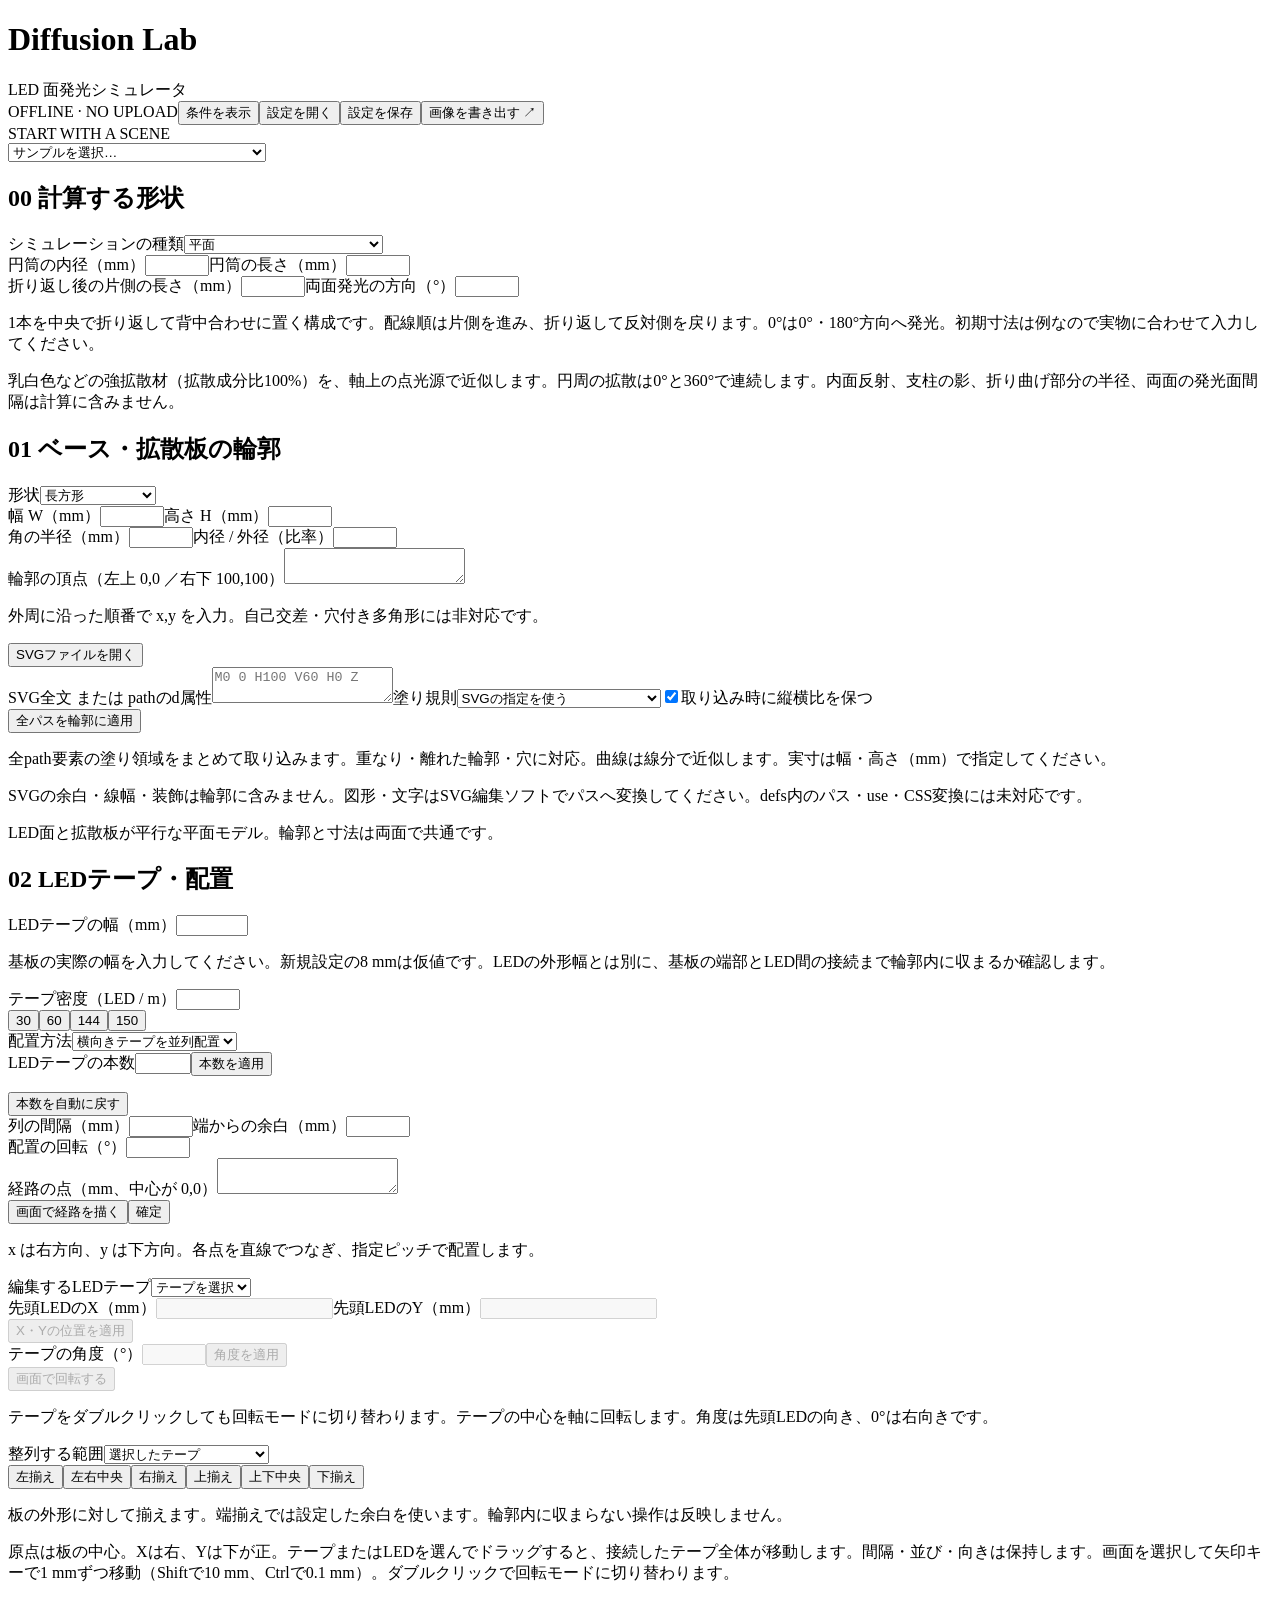
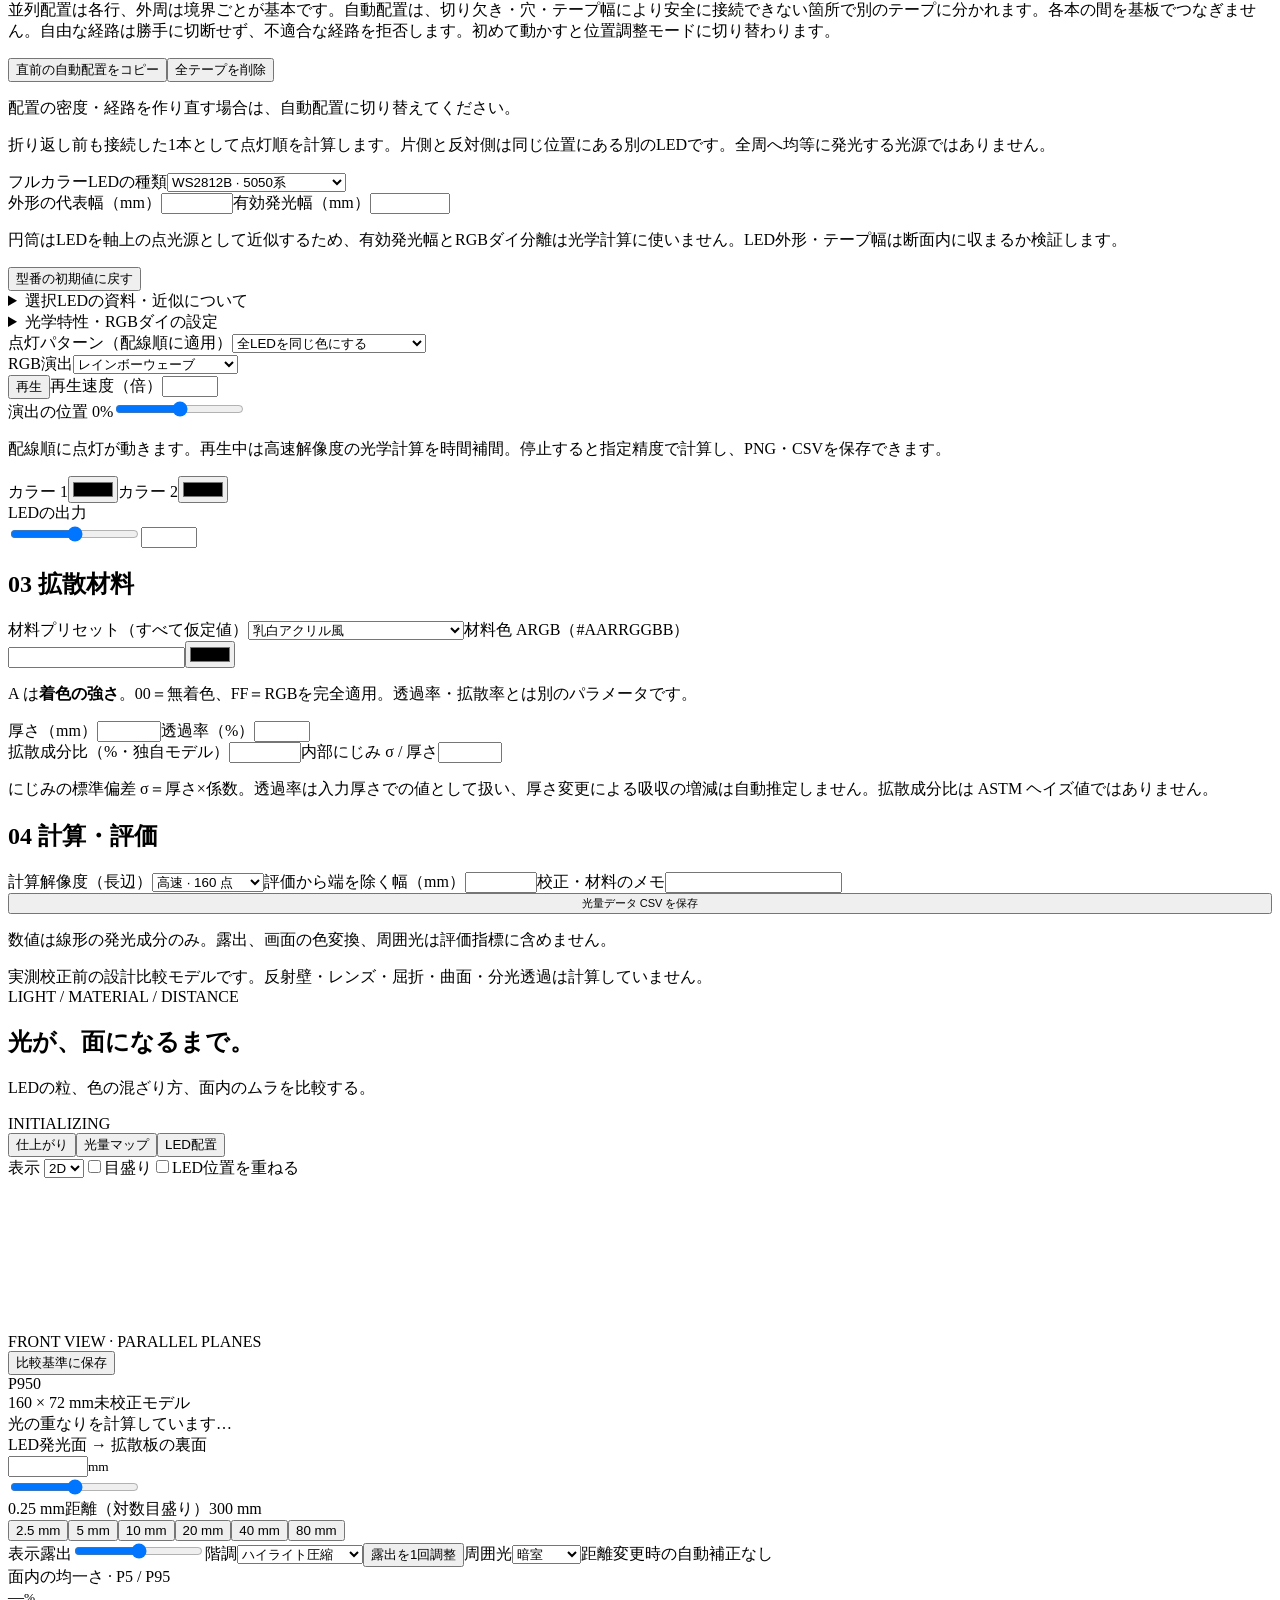
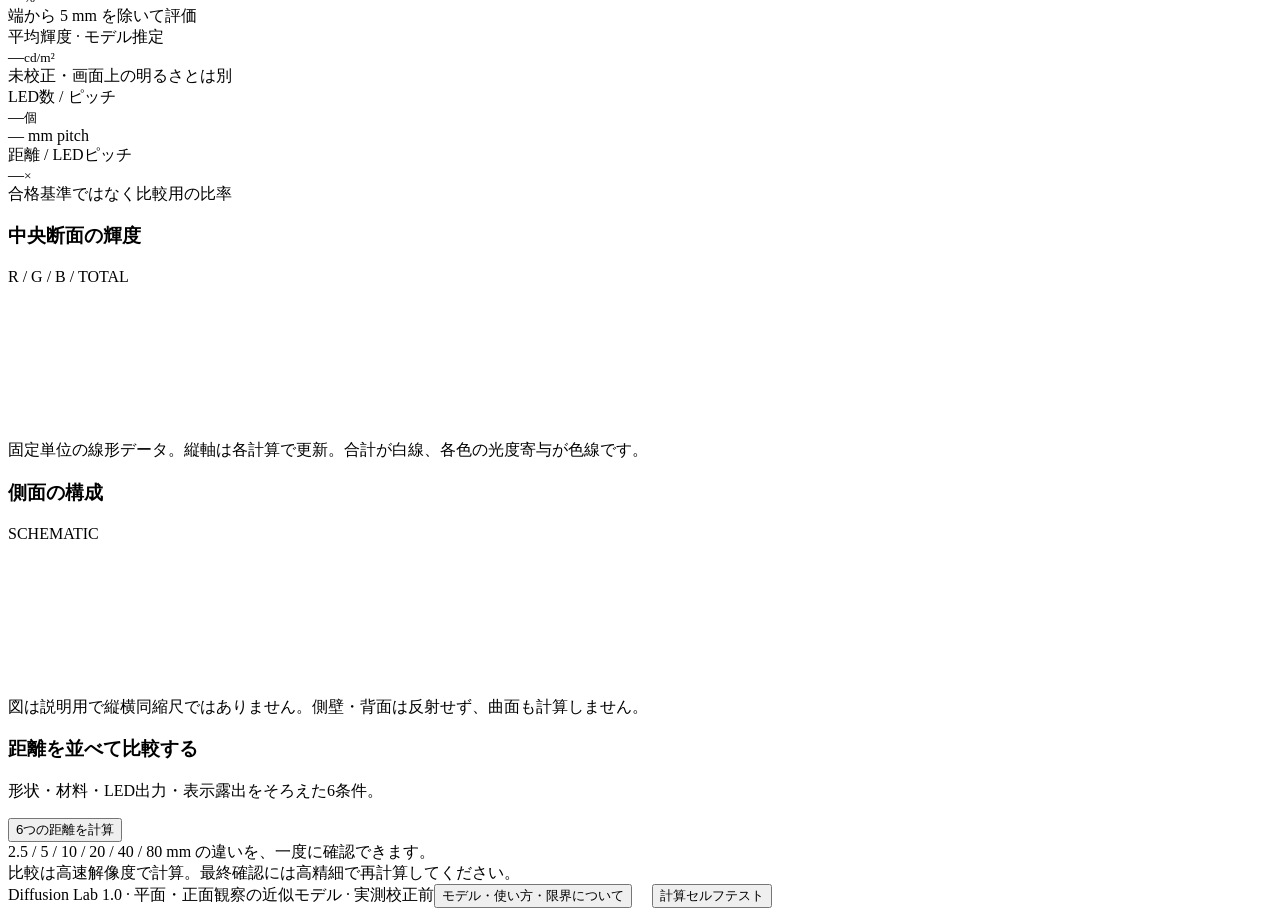
<file: src/index.template.html>
<!doctype html>
<html lang="ja"><head><meta charset="utf-8"><meta name="viewport" content="width=device-width,initial-scale=1"><meta name="description" content="LEDテープと拡散板の距離・形状・材質を比較する、オフライン対応の面発光シミュレータ。"><title>Diffusion Lab — LED面発光シミュレータ</title><link rel="icon" type="image/svg+xml" sizes="any" href="data:image/svg+xml,%3Csvg%20xmlns%3D%22http%3A%2F%2Fwww.w3.org%2F2000%2Fsvg%22%20viewBox%3D%220%200%2042%2042%22%3E%3Cg%20transform%3D%22rotate%28-8%2021%2021%29%22%3E%3Crect%20x%3D%223.5%22%20y%3D%223.5%22%20width%3D%229%22%20height%3D%229%22%20rx%3D%223%22%20fill%3D%22%23a99aff%22%2F%3E%3Crect%20x%3D%2216.5%22%20y%3D%223.5%22%20width%3D%229%22%20height%3D%229%22%20rx%3D%223%22%20fill%3D%22%23a99aff%22%20opacity%3D%220.45%22%2F%3E%3Crect%20x%3D%2229.5%22%20y%3D%223.5%22%20width%3D%229%22%20height%3D%229%22%20rx%3D%223%22%20fill%3D%22%2369e1df%22%2F%3E%3Crect%20x%3D%223.5%22%20y%3D%2216.5%22%20width%3D%229%22%20height%3D%229%22%20rx%3D%223%22%20fill%3D%22%23a99aff%22%20opacity%3D%220.45%22%2F%3E%3Crect%20x%3D%2216.5%22%20y%3D%2216.5%22%20width%3D%229%22%20height%3D%229%22%20rx%3D%223%22%20fill%3D%22%23a99aff%22%2F%3E%3Crect%20x%3D%2229.5%22%20y%3D%2216.5%22%20width%3D%229%22%20height%3D%229%22%20rx%3D%223%22%20fill%3D%22%2369e1df%22%20opacity%3D%220.45%22%2F%3E%3Crect%20x%3D%223.5%22%20y%3D%2229.5%22%20width%3D%229%22%20height%3D%229%22%20rx%3D%223%22%20fill%3D%22%23a99aff%22%2F%3E%3Crect%20x%3D%2216.5%22%20y%3D%2229.5%22%20width%3D%229%22%20height%3D%229%22%20rx%3D%223%22%20fill%3D%22%23a99aff%22%20opacity%3D%220.45%22%2F%3E%3Crect%20x%3D%2229.5%22%20y%3D%2229.5%22%20width%3D%229%22%20height%3D%229%22%20rx%3D%223%22%20fill%3D%22%2369e1df%22%2F%3E%3C%2Fg%3E%3C%2Fsvg%3E"><style>/*__CSS__*/</style></head><body>
<header class="header"><div class="brand"><div class="mark" aria-hidden="true"><span></span><span></span><span></span><span></span><span></span><span></span><span></span><span></span><span></span></div><div><h1>Diffusion Lab</h1><div class="subtitle">LED 面発光シミュレータ</div></div></div><div class="header-actions"><span class="badge">OFFLINE · NO UPLOAD</span><button id="mobileToggle" class="show-mobile">条件を表示</button><button id="loadBtn">設定を開く</button><button id="saveBtn">設定を保存</button><button id="pngBtn" class="primary">画像を書き出す ↗</button></div></header>
<main class="layout">
<aside class="sidebar" id="sidebar" aria-label="シミュレーション設定">
<div class="eyebrow">START WITH A SCENE</div><select id="scenePreset" class="preset-top" aria-label="サンプルシーン"><option value="">サンプルを選択…</option><option value="color">混色を見る · 2色グラデーション</option><option value="strip">LEDの粒を見る · 細い直線</option><option value="panel">面の均一さを見る · 白色パネル</option><option value="ring">リング型 · WS2812C-2020 / 150 LED/m</option><option value="cylinder">円筒 · 1本を折り返して両面発光</option><option value="foam">3 mm 白色フォーム風</option><option value="rgb">近距離のRGB分離を見る</option><option value="reset">初期状態に戻す</option></select>
<section class="section"><h2><span>00</span> 計算する形状</h2><label class="field"><span>シミュレーションの種類</span><select data-key="geometryMode"><option value="plane">平面</option><option value="cylinder">円筒（中心で1本を折り返す）</option></select></label><div id="cylinderSettings" data-show="geometryMode:cylinder"><div class="two"><label class="field"><span>円筒の内径（mm）</span><input data-key="cylinderDiameter" type="number" min="10" max="2000" step="1"></label><label class="field"><span>円筒の長さ（mm）</span><input data-key="cylinderLength" type="number" min="10" max="2000" step="1"></label></div><label class="field"><span>折り返し後の片側の長さ（mm）</span><input data-key="cylinderTapeLength" type="number" min="1" max="2000" step="1" aria-describedby="cylinderHint cylinderStatus"></label><label class="field"><span>両面発光の方向（°）</span><input data-key="cylinderAngle" type="number" min="-180" max="180" step="1"></label><p id="cylinderHint" class="hint">1本を中央で折り返して背中合わせに置く構成です。配線順は片側を進み、折り返して反対側を戻ります。0°は0°・180°方向へ発光。初期寸法は例なので実物に合わせて入力してください。</p><p class="hint">乳白色などの強拡散材（拡散成分比100%）を、軸上の点光源で近似します。円周の拡散は0°と360°で連続します。内面反射、支柱の影、折り曲げ部分の半径、両面の発光面間隔は計算に含みません。</p><p id="cylinderStatus" class="interaction-hint" role="status" aria-live="polite"></p></div></section>
<section class="section" data-show="geometryMode:plane"><h2><span>01</span> ベース・拡散板の輪郭</h2><label class="field"><span>形状</span><select data-key="shape"><option value="rect">長方形</option><option value="rounded">角丸長方形</option><option value="ellipse">円・楕円</option><option value="ring">円環・楕円環</option><option value="polygon">自由な多角形</option><option value="svg">SVGパスの輪郭</option></select></label><div class="two"><label class="field"><span>幅 W（mm）</span><input data-key="width" type="number" min="10" max="2000" step="1"></label><label class="field"><span>高さ H（mm）</span><input data-key="height" type="number" min="10" max="2000" step="1"></label></div><label class="field" data-show="shape:rounded"><span>角の半径（mm）</span><input data-key="radius" type="number" min="0" max="1000" step="1"></label><label class="field" data-show="shape:ring"><span>内径 / 外径（比率）</span><input data-key="hole" type="number" min="0.05" max="0.95" step="0.01"></label><div data-show="shape:polygon"><label class="field"><span>輪郭の頂点（左上 0,0 ／右下 100,100）</span><textarea data-key="polygon" spellcheck="false"></textarea></label><p class="hint">外周に沿った順番で x,y を入力。自己交差・穴付き多角形には非対応です。</p></div><div id="svgEditor" data-show="shape:svg" class="svg-editor"><div class="manual-tools"><button id="svgFileBtn" class="small">SVGファイルを開く</button></div><input id="svgFileInput" type="file" accept=".svg,image/svg+xml" hidden><label class="field"><span>SVG全文 または pathのd属性</span><textarea id="svgSource" spellcheck="false" maxlength="2097152" placeholder="M0 0 H100 V60 H0 Z" aria-describedby="svgHint svgImportStatus"></textarea></label><label class="field"><span>塗り規則</span><select id="svgFillRule"><option value="auto">SVGの指定を使う</option><option value="nonzero">nonzero</option><option value="evenodd">evenodd（入れ子を穴にする）</option></select></label><label class="inline-check"><input id="svgKeepAspect" type="checkbox" checked>取り込み時に縦横比を保つ</label><div class="manual-tools"><button id="svgApplyBtn" class="small">全パスを輪郭に適用</button></div><p id="svgImportStatus" class="interaction-hint" role="status" aria-live="polite"></p><p id="svgShapeSummary" class="hint"></p><p id="svgHint" class="hint">全path要素の塗り領域をまとめて取り込みます。重なり・離れた輪郭・穴に対応。曲線は線分で近似します。実寸は幅・高さ（mm）で指定してください。</p><p class="hint">SVGの余白・線幅・装飾は輪郭に含みません。図形・文字はSVG編集ソフトでパスへ変換してください。defs内のパス・use・CSS変換には未対応です。</p></div><p class="hint">LED面と拡散板が平行な平面モデル。輪郭と寸法は両面で共通です。</p></section>
<section class="section"><h2><span>02</span> LEDテープ・配置</h2><label class="field"><span>LEDテープの幅（mm）</span><input data-key="tapeWidth" type="number" min="0.1" max="100" step="0.1" aria-describedby="tapeWidthHint tapeOutlineStatus"></label><p id="tapeWidthHint" class="hint">基板の実際の幅を入力してください。新規設定の8 mmは仮値です。LEDの外形幅とは別に、基板の端部とLED間の接続まで輪郭内に収まるか確認します。</p><p id="tapeOutlineStatus" class="interaction-hint" role="status" aria-live="polite"></p><div id="densityControls"><label class="field"><span>テープ密度（LED / m）</span><input data-key="density" type="number" min="1" max="1000" step="1"></label><div class="preset-inline"><button data-density="30">30</button><button data-density="60">60</button><button data-density="144">144</button><button data-density="150">150</button></div></div><div id="planeTapeSettings" data-show="geometryMode:plane"><label class="field"><span>配置方法</span><select data-key="layout"><option value="rows">横向きテープを並列配置</option><option value="grid">正方格子のパネル</option><option value="perimeter">輪郭に沿って配置</option><option value="ring">円・楕円に沿って配置</option><option value="path">自由なテープ経路</option><option value="manual">テープ位置を個別に調整</option></select></label><div class="two"><label class="field"><span>LEDテープの本数</span><input id="tapeCount" type="number" min="1" max="100" step="1" aria-describedby="tapeCountStatus"></label><button id="applyTapeCount" class="small count-apply">本数を適用</button></div><p id="tapeCountStatus" class="interaction-hint" role="status" aria-live="polite"></p><button id="autoTapeCount" class="small" data-show="layout:rows">本数を自動に戻す</button><div class="two"><label class="field" data-show="layout:rows"><span>列の間隔（mm）</span><input data-key="rowSpacing" type="number" min="1" max="1000" step="1"></label><label class="field" data-hide="layout:manual,path"><span>端からの余白（mm）</span><input data-key="inset" type="number" min="0" max="1000" step="1"></label></div><label class="field" data-show="layout:rows,grid"><span>配置の回転（°）</span><input data-key="rotation" type="number" min="-180" max="180" step="1"></label><div data-show="layout:path"><label class="field"><span>経路の点（mm、中心が 0,0）</span><textarea data-key="path" spellcheck="false"></textarea></label><div class="manual-tools"><button id="pathDrawBtn" class="small">画面で経路を描く</button><button id="pathFinishBtn" class="small">確定</button></div><p class="hint">x は右方向、y は下方向。各点を直線でつなぎ、指定ピッチで配置します。</p></div><div id="tapeEditor" data-show="view:layout" class="tape-editor"><label class="field"><span>編集するLEDテープ</span><select id="tapeSelect" aria-describedby="tapeHint"><option value="-1">テープを選択</option></select></label><div class="two"><label class="field"><span>先頭LEDのX（mm）</span><input id="tapeX" type="number" step="0.1" disabled aria-describedby="tapeHint tapePositionStatus"></label><label class="field"><span>先頭LEDのY（mm）</span><input id="tapeY" type="number" step="0.1" disabled aria-describedby="tapeHint tapePositionStatus"></label></div><button id="applyTapePosition" class="small" disabled>X・Yの位置を適用</button><div class="two"><label class="field"><span>テープの角度（°）</span><input id="tapeAngle" type="number" min="-180" max="180" step="1" disabled></label><button id="applyTapeAngle" class="small count-apply" disabled>角度を適用</button></div><button id="tapeRotateModeBtn" class="small" disabled aria-pressed="false">画面で回転する</button><p class="hint">テープをダブルクリックしても回転モードに切り替わります。テープの中心を軸に回転します。角度は先頭LEDの向き、0°は右向きです。</p><label class="field"><span>整列する範囲</span><select id="alignScope"><option value="selected">選択したテープ</option><option value="all">配置全体（間隔を保持）</option></select></label><div class="align-tools" aria-label="テープの整列"><button data-align="left">左揃え</button><button data-align="centerX">左右中央</button><button data-align="right">右揃え</button><button data-align="top">上揃え</button><button data-align="centerY">上下中央</button><button data-align="bottom">下揃え</button></div><p class="hint">板の外形に対して揃えます。端揃えでは設定した余白を使います。輪郭内に収まらない操作は反映しません。</p><p id="tapePositionStatus" class="interaction-hint" role="status" aria-live="polite"></p><p id="tapeHint" class="hint">原点は板の中心。Xは右、Yは下が正。テープまたはLEDを選んでドラッグすると、接続したテープ全体が移動します。間隔・並び・向きは保持します。画面を選択して矢印キーで1 mmずつ移動（Shiftで10 mm、Ctrlで0.1 mm）。ダブルクリックで回転モードに切り替わります。</p><p class="hint">並列配置は各行、外周は境界ごとが基本です。自動配置は、切り欠き・穴・テープ幅により安全に接続できない箇所で別のテープに分かれます。各本の間を基板でつなぎません。自由な経路は勝手に切断せず、不適合な経路を拒否します。初めて動かすと位置調整モードに切り替わります。</p></div><div data-show="layout:manual"><div class="manual-tools"><button id="convertManual" class="small">直前の自動配置をコピー</button><button id="clearManual" class="small">全テープを削除</button></div><p class="hint">配置の密度・経路を作り直す場合は、自動配置に切り替えてください。</p></div></div><div data-show="geometryMode:cylinder"><p class="hint">折り返し前も接続した1本として点灯順を計算します。片側と反対側は同じ位置にある別のLEDです。全周へ均等に発光する光源ではありません。</p></div><label class="field"><span>フルカラーLEDの種類</span><select data-key="ledModel"><option value="WS2812B">WS2812B · 5050系</option><option value="WS2812B-MINI">WS2812B-MINI · 3535系</option><option value="WS2812C-2020">WS2812C-2020 · 2020系</option><option value="SK6812">SK6812（RGB） · 5050系</option><option value="SK6812-MINI">SK6812-MINI · 3535系</option><option value="custom">カスタム・旧設定</option></select></label><div class="two"><label class="field"><span>外形の代表幅（mm）</span><input data-key="packageSize" type="number" min="0.5" max="20" step="0.01"></label><label class="field"><span>有効発光幅（mm）</span><input data-key="aperture" type="number" min="0.05" max="20" step="0.001" aria-describedby="ledValueSummary"></label></div><p class="hint" data-show="geometryMode:cylinder">円筒はLEDを軸上の点光源として近似するため、有効発光幅とRGBダイ分離は光学計算に使いません。LED外形・テープ幅は断面内に収まるか検証します。</p><p class="hint led-value-summary" id="ledValueSummary" aria-live="polite"></p><p class="hint led-photometry-summary" id="ledPhotometrySummary" aria-live="polite"></p><button id="ledPresetBtn" class="small">型番の初期値に戻す</button><details class="helpdetails"><summary>選択LEDの資料・近似について</summary><div class="hint led-spec-details" id="ledSpecDetails"></div></details><details class="helpdetails"><summary>光学特性・RGBダイの設定</summary><label class="field"><span>配光の半値角・全幅（°）</span><input data-key="angle" type="number" min="10" max="175" step="1"></label><div class="three"><label class="field"><span>R 光度 mcd</span><input data-key="mcdR" type="number" min="0" max="200000" step="0.1" aria-describedby="ledPhotometrySummary"></label><label class="field"><span>G 光度 mcd</span><input data-key="mcdG" type="number" min="0" max="200000" step="0.1" aria-describedby="ledPhotometrySummary"></label><label class="field"><span>B 光度 mcd</span><input data-key="mcdB" type="number" min="0" max="200000" step="0.1" aria-describedby="ledPhotometrySummary"></label></div><label class="inline-check"><input data-key="splitRGB" type="checkbox">RGBダイを分離する（配置は仮定）</label><label class="field"><span>LED入力値の解釈</span><select data-key="pwmMode"><option value="raw">PWM値：0〜255に比例</option><option value="srgb">sRGBを線形化して入力</option></select></label><p class="hint">型番を選ぶとRGB各色の資料Typ値、未記載の場合は記載範囲の中点を設定します。mcdは正面光度で、ルーメンとは異なります。実測値で上書きできます。LED出力は別のPWM係数として掛けるため、光度入力を出力%で減らす必要はありません。</p></details><label class="field"><span>点灯パターン（配線順に適用）</span><select data-key="pattern"><option value="solid">全LEDを同じ色にする</option><option value="gradient">2色グラデーション</option><option value="alternating">2色を交互に点灯</option><option value="rainbow">虹色グラデーション</option><option value="rgb">R → G → B を繰り返す</option><option value="gaming">ゲーミング（動くRGB演出）</option></select></label><div id="gamingControls" data-show="pattern:gaming" class="gaming-controls"><label class="field"><span>RGB演出</span><select data-key="gamingScene"><option value="rainbowWave">レインボーウェーブ</option><option value="chase">RGBチェイス</option><option value="breathe">虹色ブリージング</option><option value="cyberPulse">シアン・マゼンタパルス</option></select></label><div class="two"><button id="gamingPlayBtn" class="small">再生</button><label class="field"><span>再生速度（倍）</span><input data-key="gamingSpeed" type="number" min="0.1" max="3" step="0.1"></label></div><label class="field"><span>演出の位置 <output id="gamingPhaseLabel">0%</output></span><input id="gamingPhase" type="range" min="0" max="100" step="0.1"></label><p id="gamingStatus" class="interaction-hint" role="status" aria-live="polite"></p><p class="hint">配線順に点灯が動きます。再生中は高速解像度の光学計算を時間補間。停止すると指定精度で計算し、PNG・CSVを保存できます。</p></div><div class="two"><label class="field"><span>カラー 1</span><input data-key="color1" type="color"></label><label class="field" data-show="pattern:gradient,alternating"><span>カラー 2</span><input data-key="color2" type="color"></label></div><div class="range-head"><span>LEDの出力</span><output data-out="brightness" data-suffix=" %"></output></div><div class="control-line"><input data-key="brightness" type="range" min="0" max="100" step="1" aria-label="LEDの出力"><input data-key="brightness" type="number" min="0" max="100" step="1" aria-label="LEDの出力 数値"></div><p class="hint" id="ledFluxSummary" aria-live="polite"></p></section>
<section class="section"><h2><span>03</span> 拡散材料</h2><label class="field"><span>材料プリセット（すべて仮定値）</span><select data-key="material"><option value="opal">乳白アクリル風</option><option value="strong">強拡散の白色板風</option><option value="frost">すりガラス風・弱拡散</option><option value="clear">透明板風</option><option value="foam">白色フォーム / コスプレボード風</option><option value="custom">カスタム・実測値入力</option></select></label><label class="field"><span>材料色 ARGB（#AARRGGBB）</span><div class="material-color-row"><input data-key="argb" type="text" maxlength="9" pattern="#[0-9A-Fa-f]{8}" spellcheck="false" aria-label="材料色 ARGB"><input id="materialPicker" type="color" aria-label="材料のRGB色"></div></label><p class="hint">A は<strong>着色の強さ</strong>。00＝無着色、FF＝RGBを完全適用。透過率・拡散率とは別のパラメータです。</p><div class="two"><label class="field"><span>厚さ（mm）</span><input data-key="thickness" type="number" min="0.1" max="30" step="0.1"></label><label class="field"><span>透過率（%）</span><input data-key="transmission" type="number" min="0" max="100" step="1"></label></div><label class="field"><span>拡散成分比（%・独自モデル）</span><input data-key="diffuse" type="number" min="0" max="100" step="0.1"></label><label class="field"><span>内部にじみ σ / 厚さ</span><input data-key="spread" type="number" min="0" max="5" step="0.05"></label><p class="hint">にじみの標準偏差 σ＝厚さ×係数。透過率は入力厚さでの値として扱い、厚さ変更による吸収の増減は自動推定しません。拡散成分比は ASTM ヘイズ値ではありません。</p></section>
<section class="section"><h2><span>04</span> 計算・評価</h2><label class="field"><span>計算解像度（長辺）</span><select data-key="quality"><option value="160">高速 · 160 点</option><option value="288">標準 · 288 点</option><option value="448">高精細 · 448 点</option></select></label><label class="field"><span>評価から端を除く幅（mm）</span><input data-key="roi" type="number" min="0" max="500" step="0.5"></label><label class="field"><span>校正・材料のメモ</span><input data-key="customLabel" type="text" maxlength="200"></label><button id="csvBtn" style="width:100%;font-size:11px">光量データ CSV を保存</button><p class="hint">数値は線形の発光成分のみ。露出、画面の色変換、周囲光は評価指標に含めません。</p><div class="info-box">実測校正前の設計比較モデルです。反射壁・レンズ・屈折・曲面・分光透過は計算していません。</div></section>
</aside>
<div class="workspace"><div class="title-row"><div><div class="eyebrow" style="margin-bottom:6px">LIGHT / MATERIAL / DISTANCE</div><h2>光が、面になるまで。</h2><p>LEDの粒、色の混ざり方、面内のムラを比較する。</p></div><div class="status busy" id="status" role="status" aria-live="polite"><span class="dot"></span><span id="statusText">INITIALIZING</span></div></div><div id="errorBanner" class="error-banner" hidden></div>
<section class="view-card" aria-label="シミュレーション結果"><div class="view-toolbar"><div class="tabs" role="tablist" aria-label="表示方法"><button role="tab" data-view="appearance" class="active">仕上がり</button><button role="tab" data-view="heat">光量マップ</button><button role="tab" data-view="layout">LED配置</button></div><div class="view-options"><label class="inline-check" data-show="view:appearance">表示 <select data-key="renderMode" aria-label="仕上がりの2D・3D表示"><option value="2d">2D</option><option value="3d">3D</option></select></label><label class="inline-check"><input data-key="showGrid" type="checkbox">目盛り</label><label class="inline-check"><input data-key="showLED" type="checkbox">LED位置を重ねる</label></div></div><div id="cameraControls" class="camera-controls" hidden><label>向き <input data-key="cameraYaw" type="range" min="-180" max="180" step="1" aria-label="3Dの向き"></label><label>傾き <input data-key="cameraPitch" type="range" min="8" max="82" step="1" aria-label="3Dの傾き"></label><label>倍率 <input data-key="cameraZoom" type="range" min="0.5" max="2.5" step="0.05" aria-label="3Dの倍率"></label><button id="resetCamera" class="small">視点をリセット</button><p>ドラッグで視点回転・ホイールで拡大。計算した表面の発光を立体に貼り付けた表示です。</p></div><div class="progress-line"><i id="progress"></i></div><div class="canvas-wrap" id="canvasWrap"><canvas id="mainCanvas" tabindex="0" aria-describedby="tapeHint" data-tape-mode="move" aria-label="拡散板の正面シミュレーション"></canvas><div class="canvas-label" id="canvasLabel">FRONT VIEW · PARALLEL PLANES</div><div class="canvas-corner"><button id="pinBtn">比較基準に保存</button></div><div id="tapeRotationMode" class="tape-rotation-mode" hidden><strong>テープを回転 <output id="tapeRotationAngle"></output></strong><span>ドラッグで回転 · Shiftで15°刻み</span><button id="tapeMoveModeBtn" class="small">移動モードに戻る</button></div><div class="heat-key" id="heatKey"><span id="heatUpper">P95</span><span>0</span></div><div class="canvas-foot"><span id="dimensionLabel">160 × 72 mm</span><span id="gridLabel">未校正モデル</span></div><div class="loading-overlay" id="initialLoading">光の重なりを計算しています…</div></div><div class="distance-panel" data-show="geometryMode:plane"><div><div class="distance-label">LED発光面 → 拡散板の裏面</div><div class="distance-value"><input id="gapNumber" data-key="gap" type="number" min="0.25" max="300" step="0.25" aria-label="LEDから拡散板までの距離"><small>mm</small></div></div><div class="distance-controls"><input id="gapSlider" type="range" min="0" max="1000" step="1" aria-label="拡散板までの距離 対数スライダー"><div class="distance-ticks"><span>0.25 mm</span><span>距離（対数目盛り）</span><span>300 mm</span></div><div class="distance-presets"><button data-gap="2.5">2.5 mm</button><button data-gap="5">5 mm</button><button data-gap="10">10 mm</button><button data-gap="20">20 mm</button><button data-gap="40">40 mm</button><button data-gap="80">80 mm</button></div></div></div></section>
<div id="cylinderRadius" class="hint cylinder-radius" data-show="geometryMode:cylinder"></div><div class="display-controls"><label>表示露出<input data-key="exposure" type="range" min="-6" max="6" step="0.1"><output data-out="exposure" data-suffix=" EV"></output></label><label>階調<select data-key="tone"><option value="compress">ハイライト圧縮</option><option value="linear">線形・白飛びあり</option></select></label><button id="autoExposure" class="small">露出を1回調整</button><label>周囲光<select data-key="ambient"><option value="0">暗室</option><option value="50">50 lx</option><option value="300">300 lx</option><option value="1000">1,000 lx</option></select></label><span class="auto" style="color:var(--dim)">距離変更時の自動補正なし</span></div>
<div class="metric-grid"><div class="metric"><div class="name">面内の均一さ · P5 / P95</div><div class="value" id="metricUniform">—<small>%</small></div><div class="desc" id="roiLabel">端から 5 mm を除いて評価</div></div><div class="metric"><div class="name">平均輝度 · モデル推定</div><div class="value" id="metricMean">—<small>cd/m²</small></div><div class="desc">未校正・画面上の明るさとは別</div></div><div class="metric"><div class="name">LED数 / ピッチ</div><div class="value" id="metricLED">—<small>個</small></div><div class="desc" id="pitchLabel">— mm pitch</div></div><div class="metric"><div class="name">距離 / LEDピッチ</div><div class="value" id="metricRatio">—<small>×</small></div><div class="desc">合格基準ではなく比較用の比率</div></div></div>
<div id="warnings" class="warning-list"></div>
<div class="lower-grid"><section class="small-card"><div class="card-heading"><h3 id="profileTitle">中央断面の輝度</h3><span>R / G / B / TOTAL</span></div><canvas id="profileCanvas" aria-label="水平中央断面の輝度グラフ"></canvas><div class="card-note">固定単位の線形データ。縦軸は各計算で更新。合計が白線、各色の光度寄与が色線です。</div></section><section class="small-card"><div class="card-heading"><h3 id="sectionTitle">側面の構成</h3><span>SCHEMATIC</span></div><canvas id="sectionCanvas" aria-label="LEDと拡散材の距離を示す側面図"></canvas><div class="card-note">図は説明用で縦横同縮尺ではありません。側壁・背面は反射せず、曲面も計算しません。</div></section></div>
<section class="compare-card" data-show="geometryMode:plane"><div class="compare-title"><div><h3>距離を並べて比較する</h3><p>形状・材料・LED出力・表示露出をそろえた6条件。</p></div><div class="actions"><button id="cancelSweep" class="small" hidden>中止</button><button id="sweepBtn" class="small primary">6つの距離を計算</button></div></div><div class="comparison-tiles" id="comparisonTiles"><div class="empty-comparison">2.5 / 5 / 10 / 20 / 40 / 80 mm の違いを、一度に確認できます。</div></div><div class="sweep-bottom" id="sweepBottom" hidden><canvas id="sweepCanvas" aria-label="距離ごとの均一度と平均輝度"></canvas><div class="sweep-explain"><div class="target-control">均一さの比較目標<input data-key="target" type="number" min="0" max="100" step="1" aria-label="均一さの比較目標">%</div><div id="sweepFinding"></div><div style="color:var(--dim);margin-top:6px">目標は任意の設計値で、規格・保証値ではありません。暗くても均一度だけ高くなることがあります。</div></div></div><div id="sweepStatus" class="compare-status">比較は高速解像度で計算。最終確認には高精細で再計算してください。</div></section>
<section class="compare-card" id="baselineCard" hidden><div class="compare-title"><div><h3>保存した基準との比較</h3><p>両方に現在の露出を適用。画像ごとの自動明るさ補正はしません。</p></div><button id="clearBaseline" class="small">基準を削除</button></div><div class="baseline-area"><div class="baseline-pane"><h4>保存した基準 A</h4><canvas id="baselineCanvas"></canvas><p id="baselineLabel"></p></div><div class="baseline-pane"><h4>現在の条件 B</h4><canvas id="currentSmallCanvas"></canvas><p id="currentSmallLabel"></p></div></div></section>
<footer class="footer"><span id="footerModel">Diffusion Lab 1.0 · 平面・正面観察の近似モデル · 実測校正前</span><span><button id="modelBtn">モデル・使い方・限界について</button>　 <button id="selfTestBtn">計算セルフテスト</button></span></footer></div></main>
<input type="file" id="fileInput" accept=".json,application/json" hidden><div id="toast" class="toast" role="status" hidden></div>
<div id="modelModal" class="modal-backdrop" hidden><article class="modal" role="dialog" aria-modal="true" aria-labelledby="modelTitle"><button class="modal-close" id="closeModal">閉じる ✕</button><h2 id="modelTitle">モデルと使い方</h2><p>LEDの光が距離とともに重なり、拡散板の面内に分布する様子を比較します。これは製品の測光データから構築した検証済みデジタルツインではなく、<strong>物理式を使った調整可能な設計比較モデル</strong>です。</p><h3>まず試す</h3><p>サンプルを選ぶ → LED密度・形状・材料を設定 → 距離を変更 →「6つの距離を計算」。白一色の均一度と、色を交互にしたときの混色は別々に確認すると判断しやすくなります。</p><p>形状「SVGパスの輪郭」では、SVGファイルまたはd属性を読み込み、全パスの塗り領域をまとめて板の輪郭にできます。曲線は線分で近似します。実寸は幅・高さ（mm）で指定してください。
「LEDテープの幅（mm）」には実物の基板幅を入力してください。新規設定の8 mmは仮値です。基板の端部、LED外形、LED間の幅のある接続まで輪郭内に収まるか確認します。自動配置は切り欠きや穴を跨ぐ部分で別のテープに分け、手動移動・回転・整列と自由な経路は収まらない操作を拒否します。各本の間の電線接続、実物の切断単位・曲げ半径は計算に含みません。</p><p>「LED配置」で実装位置を確認できます。テープやLEDを選ぶと、接続したテープ全体をドラッグ移動できます。左のX・Yは配線順で先頭のLEDの座標です。入力後「X・Yの位置を適用」またはEnterで移動します。LED間隔・並び・向きは保持され、Escapeでドラッグを取り消します。「自由なテープ経路」ではボタンで描画を開始し、クリックで点を追加して Enter または「確定」で終了します。Escapeで描画を取り消します。</p><h3>円筒モード</h3><p>中心軸で1本のテープを折り返し、両面を向けた構成を計算できます。内径・長さ・折り返し後の片側長さ・発光方向を設定します。LEDごとの正面光度と配光、円筒内壁への入射角を用いて直接照度を求め、円周方向に連続した拡散を適用します。2Dは0〜360°の展開図、3Dは開いた円筒です。点光源・拡散成分比100%の近似で、内面反射や透明材の透過像、支柱や折り返し形状は再現しません。全LED数には両側を含み、配線順のRGB演出も折り返します。平面の設定は保存して切り替えられます。円筒の比較は内径などを変更し、比較基準Aで確認します。</p><h3>光の計算</h3><div class="equation">I(θ) = I₀ cosᵐ(θ)<br>m = −ln(2) / ln(cos(全幅半値角 / 2))<br>E = Σ I₀ cosᵐ(θ) cos(θ) / r²<br>L = T × tint × [H × Gaussian(E) / π + (1 − H) × Ldirect]</div><p>距離は計算内部で単位換算し、RGB各色の正面光度を用いて照度 E を求めます。有効発光面を小さな面要素に分割し、格子上に配置してゼロ詰めFFTで畳み込みます。H は独自の拡散成分比で、散乱光を Lambertian、非散乱光を正面から見える発光面として近似します。H は測定規格のヘイズ値ではありません。Gaussian の幅 σ は厚さ×内部にじみ係数です。</p><p>LEDの種類は参照したデータシートの版に対応します。WS2812BとWS2812B-MINIは機械図の開口を円形とみなし、面積が等しい正方形の光源幅へ近似します。これは光学的な有効発光面の規格値ではありません。ほかの3種類の幅は資料未記載のため比較用の仮定です。SK6812とSK6812-MINIの半値角全幅120°は資料値、Worldsemiの3種類の120°は資料未記載のため仮定です。各値の根拠と資料は設定欄で確認できます。型番を選ぶとRGB正面光度も資料のTyp値または記載範囲の中点に切り替えます。光学表の電流条件と採用値の根拠は設定欄に表示します。資料に絶対光束lmの記載はないため、光源1個のRGB白の光束は現在の配光から Φ = 2π × I₀[cd] / (m+1) を色別に積分した推定値です。拡散板後の光束や現在の点灯色の合計ではありません。実測値の入力と保存済み光度は保持します。</p><h3>ARGB の意味</h3><p><code>#AARRGGBB</code> を使います。RGB は sRGB として線形化した後、簡易な透過色フィルタとして適用します。A は無着色と指定色の間の補間係数で、<code>tint = (1−A) + A×linearRGB</code>。A=00 は無着色、A=FF は指定色を完全に適用します。A を光学的な不透明度や透過率とはみなしません。</p><p>透過率 T と拡散成分比 H は独立入力です。例えば白色 <code>#FFFFFFFF</code> でも T を0にすれば発光は出ません。厚さ変更はにじみに反映しますが、吸収の変化は自動推定しません。材料を変更したら、その厚さでの透過率も設定してください。</p><h3>結果の読み方</h3><p>均一さは評価領域の暗い側5パーセンタイルと明るい側95パーセンタイルの比です。100%に近いほど均一ですが、色の均一性や最低限必要な明るさを保証しません。RGBで異なる色を点灯した場合、その光度差も指標に含まれます。光量マップの上限はその画像の P95 で、異なる条件の絶対輝度比較には平均輝度の数値を使ってください。</p><p>表示は理想的な sRGB 原色を用いた近似です。RGB光度の各値を sRGB の Y 係数で除して表示チャンネルに変換し、露出・階調処理を適用します。PWMモードでは色の入力値は明るさに比例します。画面と実LEDのスペクトル・輝度範囲は一致しません。</p><p>距離で露出を自動変更しません。「露出を1回調整」はその時点の明るさに合わせるだけです。露出や周囲光は指標の計算に含めません。周囲光の表示は、材料色を使った独立の外観近似で、材料の反射率を実測したものではありません。</p><h3>再現しないもの</h3><p>任意の曲面・傾斜・STL/STEP形状、側壁や背面の反射、導光板、遮蔽物、LED封止レンズ、屈折・フレネル反射、角度依存透過、厳密な多重散乱、波長ごとの透過、カメラのレンズ・人の順応は未実装です。低拡散材の直視像、非常に近い距離、格子より小さい発光面は特に誤差が増えます。内部にじみが大きい複雑な輪郭では、ガウス近似が切り欠きをまたいで光を広げる場合があります。</p><p>透過率・にじみの材料プリセットと未記載の光源寸法・角度は説明用の仮定値です。光度は参照した版・電流条件の資料値または範囲の中点を使います。実物の材質名が似ていても一致するとは限りません。寸法設計を決定する前に実機で確認してください。</p><h3>保存・公開</h3><p>すべてブラウザ内で計算し、入力は外部に送信しません。設定の自動保存は同じブラウザの localStorage を利用し、使えない場合も動作します。設定JSON、PNG、格子CSVを書き出せます。このHTMLだけでオフライン動作し、同じファイルを index.html として静的ホスティングにも置けます。</p><h3>根拠となる公開資料</h3><p><a href="https://www.pbr-book.org/4ed/Light_Sources/Point_Lights" target="_blank" rel="noopener noreferrer">PBRT 4e — Point Lights</a>：逆二乗則と点光源。<br><a href="https://www.pbr-book.org/4ed/Reflection_Models/Diffuse_Reflection" target="_blank" rel="noopener noreferrer">PBRT 4e — Diffuse Reflection</a>：Lambertianモデルと π による正規化。<br><a href="https://www.pbr-book.org/4ed/Volume_Scattering/Phase_Functions" target="_blank" rel="noopener noreferrer">PBRT 4e — Phase Functions</a>：散乱の角度分布が材料で異なること。<br><a href="https://www.plexiglas.de/en/service/product-info/light-transmission" target="_blank" rel="noopener noreferrer">PLEXIGLAS — Light transmission</a>：材料種・板厚と透過率の関係。<br><a href="https://www.plexiglas.de/en/products/plexiglas/plexiglas-led" target="_blank" rel="noopener noreferrer">PLEXIGLAS LED</a>：拡散用途・製品ごとの違い。</p><p>資料は基礎モデルの参考です。掲載メーカーがこのアプリやプリセットを検証・承認したことを意味しません。</p></article></div>
<script id="gaming-core">/*__GAMING__*/</script><script id="tape-geometry-core">/*__TAPE_GEOMETRY__*/</script><script id="tape-placement-core">/*__TAPE_PLACEMENT__*/</script><script id="cylinder-optics-core">/*__CYLINDER_OPTICS__*/</script><script id="solver-core">/*__CORE__*/</script><script id="worker-source" type="text/plain">/*__WORKER__*/</script><script>/*__SVG__*/</script><script>/*__TAPES__*/</script><script>/*__VIEW3D__*/</script><script>/*__CYLINDER_VIEW__*/</script><script>/*__APP__*/</script></body></html>
</file>
